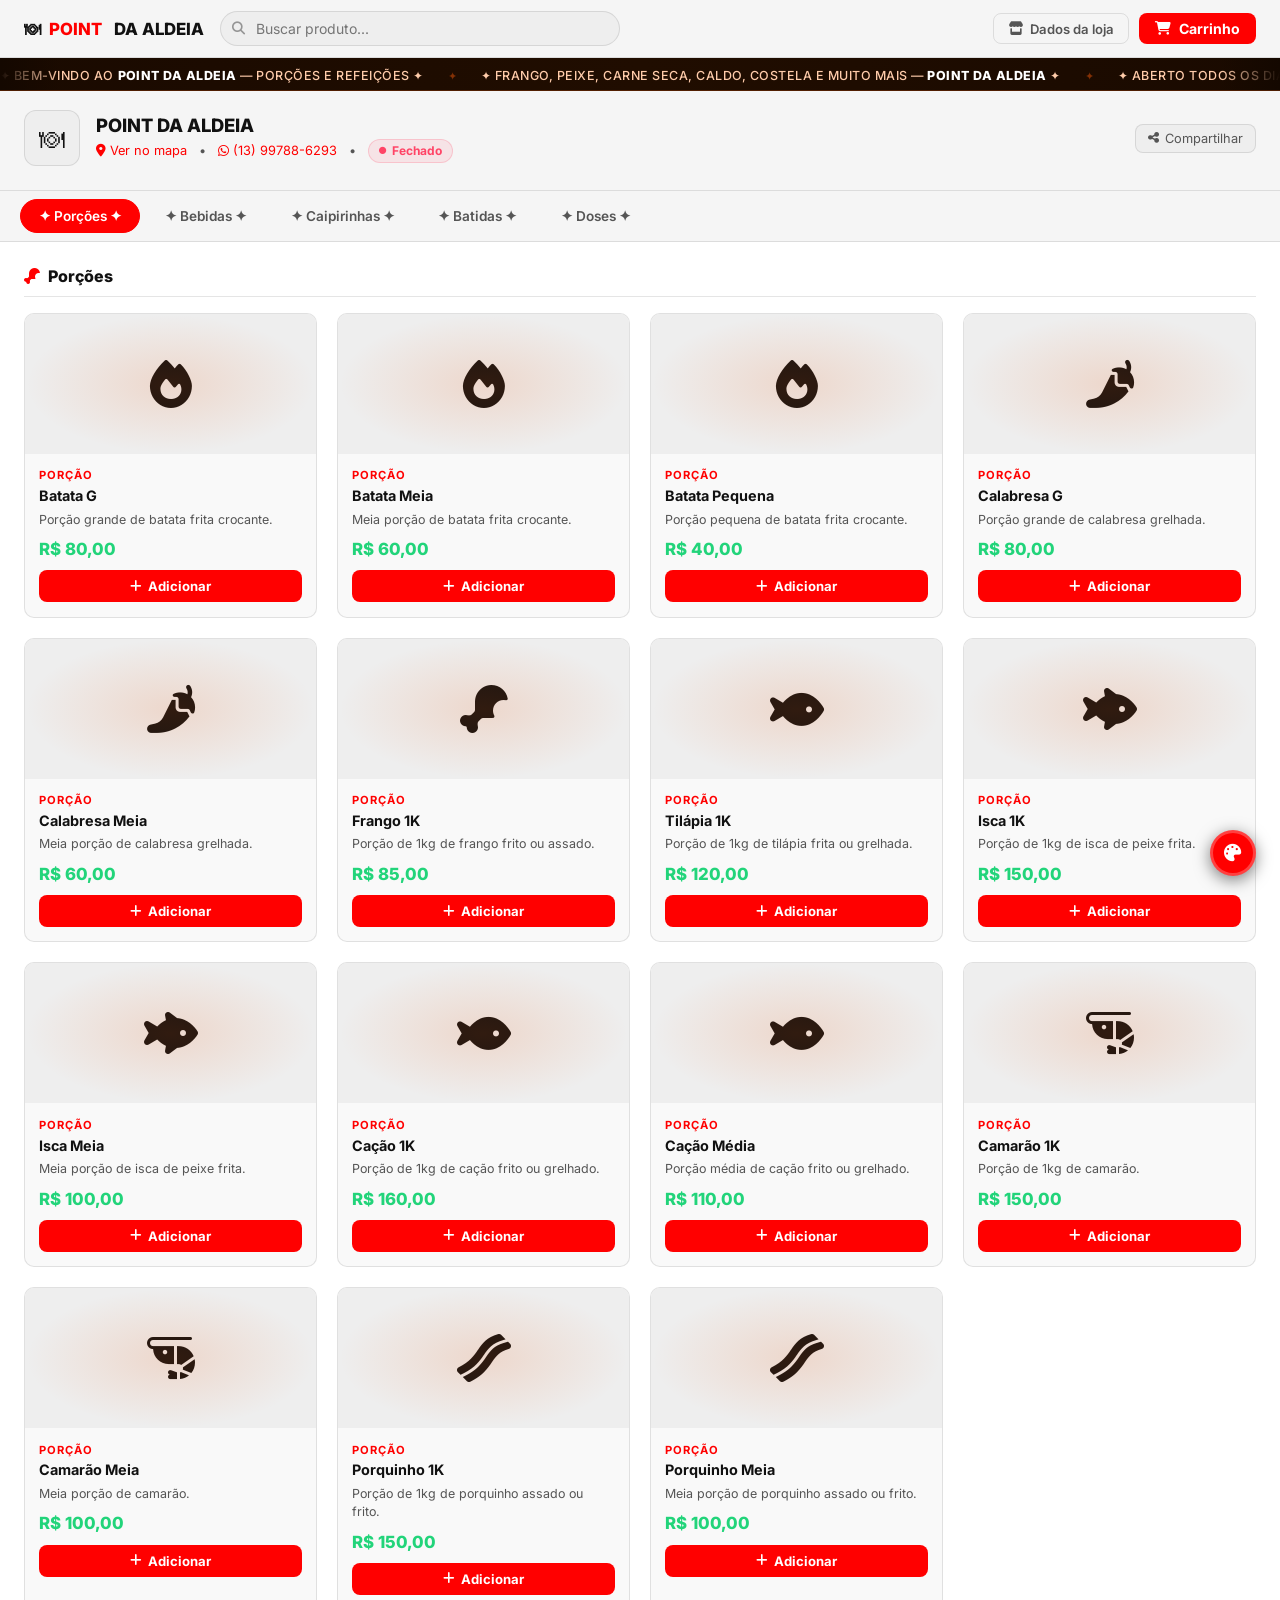
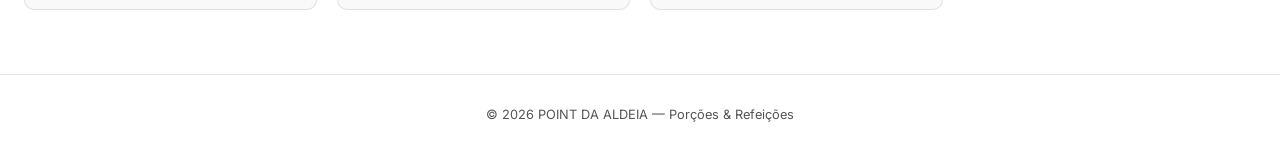
<file: index.html>
﻿<!DOCTYPE html>
<html lang="pt-BR">
<head>
<meta charset="UTF-8">
<meta name="viewport" content="width=device-width, initial-scale=1.0, maximum-scale=1.0">
<title>POINT DA ALDEIA</title>
<link href="https://fonts.googleapis.com/css2?family=Inter:wght@300;400;500;600;700;800&display=swap" rel="stylesheet">
<link rel="stylesheet" href="https://cdnjs.cloudflare.com/ajax/libs/font-awesome/6.5.0/css/all.min.css">
<link rel="stylesheet" href="tema.css">
<style>
/* ===================== LOJA (dark) ===================== */
:root{
  --bg:#ffffff;--bg2:#f5f5f5;--bg3:#eeeeee;--card:#f9f9f9;
  --border:rgba(0,0,0,.10);--primary:#ff0000;--primary-d:#cc0000;
  --text:#111111;--text2:#555555;--success:#22d47a;--danger:#ff4466;
  --radius:10px;--shadow:0 8px 32px rgba(0,0,0,.15);
}
*{margin:0;padding:0;box-sizing:border-box;}
html{scroll-behavior:smooth;}
body{font-family:'Inter',sans-serif;background:var(--bg);color:var(--text);min-height:100vh;display:flex;flex-direction:column;}
a{text-decoration:none;color:inherit;}
button{font-family:inherit;cursor:pointer;}

/* TOPBAR */
.topbar{background:var(--bg2);border-bottom:1px solid var(--border);height:58px;display:flex;align-items:center;gap:1rem;padding:0 1.5rem;position:sticky;top:0;z-index:100;}
.topbar-logo{font-size:1.05rem;font-weight:800;white-space:nowrap;flex-shrink:0;display:flex;align-items:center;gap:.5rem;}
.topbar-logo span{color:var(--primary);}
.topbar-search{flex:1;max-width:400px;position:relative;display:flex;align-items:center;}
.topbar-search i{position:absolute;left:.75rem;font-size:.82rem;pointer-events:none;opacity:.4;}
.topbar-search input{width:100%;background:var(--bg3);border:1px solid var(--border);color:var(--text);padding:.48rem .85rem .48rem 2.2rem;border-radius:20px;font-size:.875rem;font-family:inherit;outline:none;transition:border .2s;}
.topbar-search input:focus{border-color:var(--primary);}
.topbar-right{display:flex;align-items:center;gap:.6rem;margin-left:auto;flex-shrink:0;}
.btn-dados{background:transparent;border:1px solid var(--border);color:var(--text2);padding:.4rem .9rem;border-radius:8px;font-size:.82rem;font-weight:600;display:flex;align-items:center;gap:.4rem;transition:all .2s;}
.btn-dados:hover{border-color:var(--primary);color:var(--primary);}
/* BOTÃO CARRINHO NA TOPBAR */
.btn-cart-top{position:relative;background:var(--primary);color:#fff;border:none;padding:.42rem 1rem;border-radius:8px;font-size:.88rem;font-weight:700;display:flex;align-items:center;gap:.5rem;cursor:pointer;transition:background .2s;}
.btn-cart-top:hover{background:var(--primary-d);}
.btn-cart-top .ct-badge{background:#fff;color:var(--primary);font-size:.65rem;font-weight:800;border-radius:50%;width:18px;height:18px;display:inline-flex;align-items:center;justify-content:center;margin-left:2px;}
.btn-cart-top .ct-badge.hidden{display:none;}

/* TICKER */
.ticker-wrap{width:100%;overflow:hidden;background:linear-gradient(90deg,#1a0a00,#200d00,#1a0a00);border-bottom:1px solid rgba(232,86,10,.25);padding:.38rem 0;position:relative;}
.ticker-wrap::before,.ticker-wrap::after{content:'';position:absolute;top:0;width:60px;height:100%;z-index:2;}
.ticker-wrap::before{left:0;background:linear-gradient(to right,#140800,transparent);}
.ticker-wrap::after{right:0;background:linear-gradient(to left,#140800,transparent);}
.ticker-track{display:inline-flex;align-items:center;gap:1.5rem;white-space:nowrap;animation:ticker 35s linear infinite;}
.ticker-track:hover{animation-play-state:paused;}
.ticker-item{font-size:.78rem;font-weight:500;color:#ffccaa;letter-spacing:.04em;text-transform:uppercase;}
.ticker-item strong{color:#fff;font-weight:800;}
.ticker-sep{color:rgba(232,86,10,.5);font-size:.7rem;}
@keyframes ticker{0%{transform:translateX(0);}100%{transform:translateX(-50%);}}

/* STORE HEADER */
.store-header{background:var(--bg2);border-bottom:1px solid var(--border);padding:1.2rem 1.5rem .9rem;}
.store-header-top{display:flex;align-items:center;gap:1rem;margin-bottom:.6rem;}
.store-avatar{width:56px;height:56px;border-radius:12px;background:var(--bg3);border:1px solid var(--border);display:flex;align-items:center;justify-content:center;font-size:1.6rem;flex-shrink:0;}
.store-info h1{font-size:1.15rem;font-weight:800;margin-bottom:.2rem;}
.store-meta{display:flex;align-items:center;gap:.75rem;flex-wrap:wrap;font-size:.8rem;color:var(--text2);}
.store-meta a{color:var(--primary);}
.store-meta a:hover{text-decoration:underline;}
.status-pill{display:inline-flex;align-items:center;gap:.35rem;font-size:.75rem;font-weight:700;padding:.2rem .65rem;border-radius:50px;}
.status-pill.open{background:rgba(34,212,122,.12);color:var(--success);border:1px solid rgba(34,212,122,.25);}
.status-pill.closed{background:rgba(255,68,102,.1);color:var(--danger);border:1px solid rgba(255,68,102,.2);}
.btn-share{background:var(--bg3);border:1px solid var(--border);color:var(--text2);padding:.38rem .75rem;border-radius:8px;font-size:.8rem;display:flex;align-items:center;gap:.4rem;}
.btn-share:hover{border-color:var(--primary);color:var(--primary);}

/* CAT BAR */
.cat-bar-wrap{background:var(--bg2);border-bottom:1px solid var(--border);overflow-x:auto;scrollbar-width:none;position:sticky;top:58px;z-index:90;}
.cat-bar-wrap::-webkit-scrollbar{display:none;}
.cat-bar{display:flex;padding:.5rem 1.25rem;gap:.4rem;min-width:max-content;}
.cat-btn{background:transparent;border:1px solid transparent;color:var(--text2);padding:.5rem 1.1rem;border-radius:20px;font-size:.85rem;font-weight:600;white-space:nowrap;display:flex;align-items:center;gap:.4rem;transition:all .18s;}
.cat-btn:hover{background:var(--bg3);color:var(--text);}
.cat-btn.active{background:var(--primary);border-color:var(--primary);color:#fff;}

/* PRODUTOS */
.products-area{padding:1.5rem;flex:1;}
.cat-section{margin-bottom:2.5rem;}
.cat-section-title{font-size:1rem;font-weight:800;margin-bottom:1rem;padding-bottom:.6rem;border-bottom:1px solid var(--border);display:flex;align-items:center;gap:.5rem;}
.products-grid{display:grid;grid-template-columns:repeat(auto-fill,minmax(270px,1fr));gap:1.25rem;}
.product-card{background:var(--card);border:1px solid var(--border);border-radius:var(--radius);overflow:hidden;transition:transform .2s,box-shadow .2s,border-color .2s;cursor:pointer;}
.product-card:hover{transform:translateY(-4px);box-shadow:0 12px 40px rgba(0,0,0,.6);border-color:rgba(232,86,10,.4);}
.product-card.hidden{display:none;}
.card-img{width:100%;height:140px;background:var(--bg3);display:flex;align-items:center;justify-content:center;font-size:3rem;position:relative;overflow:hidden;}
.card-img .bg-gradient{position:absolute;inset:0;background:radial-gradient(ellipse at center,rgba(232,86,10,.15),transparent 70%);}
.card-body{padding:.9rem;}
.card-cat{font-size:.7rem;color:var(--primary);font-weight:700;text-transform:uppercase;letter-spacing:.08em;margin-bottom:.3rem;}
.card-body h3{font-size:.9rem;font-weight:700;line-height:1.3;margin-bottom:.3rem;}
.card-desc{font-size:.78rem;color:var(--text2);margin-bottom:.65rem;display:-webkit-box;-webkit-line-clamp:2;-webkit-box-orient:vertical;overflow:hidden;line-height:1.45;}
.card-price{font-size:1.05rem;font-weight:800;color:var(--success);margin-bottom:.7rem;}
.card-actions{display:flex;gap:.5rem;}
.btn-pedir{flex:1;background:var(--primary);color:#fff;border:none;padding:.5rem;border-radius:8px;font-weight:700;font-size:.82rem;display:flex;align-items:center;justify-content:center;gap:.35rem;transition:background .2s;cursor:pointer;}
.btn-pedir:hover{background:var(--primary-d);}
.empty-state{grid-column:1/-1;text-align:center;padding:4rem 2rem;color:var(--text2);}
.empty-state i{font-size:3rem;margin-bottom:1rem;display:block;opacity:.4;}
.footer{text-align:center;padding:2rem 1.5rem;color:var(--text2);font-size:.8rem;border-top:1px solid var(--border);margin-top:auto;}

/* MODAL PRODUTO (loja) */
.modal-overlay{display:none;position:fixed;inset:0;background:rgba(0,0,0,.8);z-index:400;align-items:center;justify-content:center;padding:1rem;backdrop-filter:blur(4px);}
.modal-overlay.open{display:flex;}
.loja-modal{background:var(--bg2);border:1px solid var(--border);border-radius:14px;width:100%;max-width:480px;max-height:90vh;overflow-y:auto;position:relative;box-shadow:var(--shadow);}
.loja-modal-img{width:100%;height:200px;background:var(--bg3);display:flex;align-items:center;justify-content:center;font-size:4rem;position:relative;}
.loja-modal-body{padding:1.5rem;}
.loja-modal-body h2{font-size:1.25rem;font-weight:800;margin-bottom:.5rem;}
.loja-modal-price{font-size:1.4rem;font-weight:800;color:var(--success);margin-bottom:.5rem;}
.loja-modal-cat{font-size:.75rem;color:var(--primary);font-weight:700;text-transform:uppercase;letter-spacing:.08em;margin-bottom:.75rem;}
.loja-modal-desc{font-size:.875rem;color:var(--text2);line-height:1.65;margin-bottom:1.5rem;}
.btn-close-loja-modal{position:absolute;top:.9rem;right:.9rem;background:var(--bg3);border:1px solid var(--border);color:var(--text2);width:30px;height:30px;border-radius:7px;display:flex;align-items:center;justify-content:center;font-size:.9rem;z-index:1;cursor:pointer;}
.loja-modal-actions{display:flex;gap:.75rem;}
.btn-add-modal{flex:1;background:var(--primary);color:#fff;border:none;padding:.75rem;border-radius:10px;font-size:.95rem;font-weight:800;cursor:pointer;}
.btn-add-modal:hover{background:var(--primary-d);}
.btn-close-modal-sec{background:var(--bg3);border:1px solid var(--border);color:var(--text2);padding:.75rem 1.2rem;border-radius:10px;font-size:.9rem;font-weight:700;cursor:pointer;}

/* TOAST */
.toast-wrap{position:fixed;bottom:1.5rem;left:50%;transform:translateX(-50%);z-index:9999;display:flex;flex-direction:column;gap:.4rem;align-items:center;pointer-events:none;}
.toast{background:var(--bg2);border:1px solid var(--border);padding:.65rem 1.1rem;border-radius:10px;font-size:.85rem;min-width:200px;text-align:center;box-shadow:var(--shadow);animation:fadeUp .3s ease;}
.toast.success{border-color:var(--success);color:var(--success);}
.toast.error{border-color:var(--danger);color:var(--danger);}
@keyframes fadeUp{from{opacity:0;transform:translateY(10px);}to{opacity:1;transform:translateY(0);}}

@media(max-width:600px){
  .topbar{padding:0 .75rem;gap:.5rem;}
  .topbar-logo{font-size:.88rem;}
  .btn-dados span{display:none;}
  .products-area{padding:.75rem;}
  .products-grid{grid-template-columns:repeat(auto-fill,minmax(155px,1fr));gap:.75rem;}
  .card-img{height:110px;font-size:2.2rem;}
  .store-header{padding:.9rem .75rem .75rem;}
}

/* ===================== DRAWER DO CARRINHO ===================== */
#drawer-bg{
  display:none;position:fixed;inset:0;background:rgba(0,0,0,.6);z-index:500;
  backdrop-filter:blur(2px);
}
#drawer-bg.open{display:block;}

#cart-drawer{
  position:fixed;top:0;right:-100%;bottom:0;
  width:100%;max-width:520px;
  background:#f2f2f2;
  z-index:501;
  display:flex;flex-direction:column;
  transition:right .3s cubic-bezier(.25,.8,.25,1);
  overflow:hidden;
  font-family:'Inter',sans-serif;
}
#cart-drawer.open{right:0;}

/* Variáveis do drawer (tema claro) */
#cart-drawer{
  --dr-red:var(--primary);--dr-red-d:var(--primary-d);--dr-bg:#f2f2f2;--dr-white:#fff;
  --dr-border:#e5e5e5;--dr-text:#1a1a1a;--dr-muted:#888;--dr-radius:10px;
  --dr-success:#22c55e;
}

/* Páginas do drawer */
.dr-page{display:none;flex-direction:column;height:100%;}
.dr-page.active{display:flex;}

/* Topbar do drawer */
.dr-topbar{
  display:flex;align-items:center;justify-content:space-between;
  padding:12px 16px;border-bottom:1px solid var(--dr-border);
  background:var(--dr-white);min-height:52px;flex-shrink:0;
}
.dr-back{width:32px;height:32px;display:flex;align-items:center;justify-content:center;color:var(--dr-red);font-size:1rem;cursor:pointer;border:none;background:none;}
.dr-title{font-size:.95rem;font-weight:700;color:var(--dr-text);flex:1;text-align:center;}
.dr-action{font-size:.82rem;font-weight:700;color:var(--dr-red);cursor:pointer;border:none;background:none;min-width:32px;text-align:right;}

/* Body rolável */
.dr-body{flex:1;overflow-y:auto;}

/* Bottom bar */
.dr-bottom{padding:12px 16px;border-top:1px solid var(--dr-border);background:var(--dr-white);flex-shrink:0;}
.dr-sub-row{display:flex;justify-content:space-between;font-size:.82rem;color:var(--dr-muted);margin-bottom:8px;}
.dr-sub-row strong{color:var(--dr-text);}
.dr-btn{width:100%;padding:14px;background:var(--dr-red);color:#fff;border:none;border-radius:var(--dr-radius);font-size:1rem;font-weight:700;cursor:pointer;transition:background .2s;font-family:'Inter',sans-serif;}
.dr-btn:hover{background:var(--dr-red-d);}
.dr-btn:disabled{background:#ccc;cursor:not-allowed;}


/* Itens do carrinho */
.cart-item{display:flex;align-items:flex-start;justify-content:space-between;padding:14px 16px;border-bottom:1px solid var(--dr-border);gap:10px;background:var(--dr-white);}
.ci-info h4{font-size:.9rem;font-weight:700;color:var(--dr-text);margin-bottom:3px;}
.ci-info .obs{font-size:.75rem;color:var(--dr-muted);margin-bottom:5px;}
.ci-info .price{font-size:.88rem;font-weight:700;color:var(--dr-text);}
.ci-right{display:flex;flex-direction:column;align-items:flex-end;gap:6px;}
.ci-alterar{font-size:.75rem;font-weight:700;color:var(--dr-red);cursor:pointer;border:none;background:none;}
.qty-ctrl{display:flex;align-items:center;gap:6px;border:1.5px solid var(--dr-border);border-radius:8px;overflow:hidden;}
.qty-ctrl button{width:30px;height:30px;display:flex;align-items:center;justify-content:center;color:var(--dr-red);cursor:pointer;border:none;background:none;font-size:.8rem;}
.qty-ctrl .qv{font-size:.88rem;font-weight:700;min-width:18px;text-align:center;color:var(--dr-text);}
.add-more{display:block;text-align:center;padding:14px 16px;color:var(--dr-red);font-size:.88rem;font-weight:700;cursor:pointer;border:none;background:none;width:100%;}

/* Produto detalhe */
.prod-img-dr{width:100%;height:200px;background:#f0ebe6;display:flex;align-items:center;justify-content:center;font-size:5rem;}
.prod-body-dr{padding:16px;}
.prod-body-dr h2{font-size:1.1rem;font-weight:800;color:var(--dr-text);margin-bottom:4px;}
.prod-price-dr{font-size:.9rem;color:var(--dr-muted);margin-bottom:14px;}
.prod-price-dr span{color:var(--dr-red);font-weight:700;}
.obs-label{font-size:.88rem;font-weight:700;color:var(--dr-text);margin-bottom:8px;}
.obs-input{width:100%;padding:12px;border:1.5px solid var(--dr-border);border-radius:8px;font-size:.88rem;color:var(--dr-text);resize:none;min-height:70px;outline:none;font-family:'Inter',sans-serif;}
.obs-input:focus{border-color:var(--dr-red);}
.add-bar{display:flex;align-items:center;justify-content:space-between;padding:12px 16px;border-top:1px solid var(--dr-border);background:var(--dr-white);flex-shrink:0;}
.add-bar .qty-ctrl button{width:34px;height:34px;}
.add-total-info{font-size:.75rem;color:var(--dr-muted);}
.add-total-info strong{display:block;font-size:.88rem;color:var(--dr-text);}
.btn-add-dr{padding:11px 24px;background:var(--dr-red);color:#fff;border-radius:10px;font-size:.9rem;font-weight:700;cursor:pointer;border:none;font-family:'Inter',sans-serif;}
.btn-add-dr:hover{background:var(--dr-red-d);}

/* Option cards */
.opt-card{display:flex;align-items:center;justify-content:space-between;padding:16px;border-bottom:1px solid var(--dr-border);cursor:pointer;background:var(--dr-white);transition:background .15s;}
.opt-card:hover{background:#fafafa;}
.opt-card.disabled{opacity:.4;pointer-events:none;}
.opt-left{display:flex;align-items:center;gap:12px;}
.opt-icon{width:40px;height:40px;border-radius:50%;display:flex;align-items:center;justify-content:center;font-size:1.1rem;flex-shrink:0;}
.opt-icon.red{background:#fde8df;color:var(--dr-red);}
.opt-icon.gray{background:#f0f0f0;color:#999;}
.opt-icon.green{background:#e6f9ef;color:#22c55e;}
.opt-icon.blue{background:#e8f0fe;color:#4285f4;}
.opt-icon.pix{background:#e6f9f5;color:#32bcad;}
.opt-text h4{font-size:.9rem;font-weight:700;color:var(--dr-text);margin-bottom:2px;}
.opt-text p{font-size:.78rem;color:var(--dr-muted);}
.opt-chevron{color:var(--dr-muted);font-size:.8rem;}

/* Forms */
.form-sec{padding:16px;}
.fg{margin-bottom:14px;}
.fg label{display:block;font-size:.78rem;font-weight:600;color:var(--dr-muted);margin-bottom:5px;}
.fg label .req{color:var(--dr-red);}
.fg input,.fg select{width:100%;padding:11px 12px;border:1.5px solid var(--dr-border);border-radius:8px;font-size:.9rem;color:var(--dr-text);background:var(--dr-white);outline:none;transition:border .2s;font-family:'Inter',sans-serif;}
.fg input:focus,.fg select:focus{border-color:var(--dr-red);}
.fg-row{display:grid;grid-template-columns:1fr 1fr;gap:10px;}
.fg-row3{display:grid;grid-template-columns:1fr 1fr 1fr;gap:10px;}
.phone-row{display:flex;gap:6px;}
.phone-flag{display:flex;align-items:center;gap:4px;padding:11px 10px;border:1.5px solid var(--dr-border);border-radius:8px;font-size:.85rem;font-weight:600;flex-shrink:0;color:var(--dr-text);}

/* Revisar */
.rev-sec{border-bottom:1px solid var(--dr-border);padding:14px 16px;background:var(--dr-white);}
.rev-hdr{display:flex;align-items:center;justify-content:space-between;margin-bottom:8px;}
.rev-hdr h3{font-size:.88rem;font-weight:700;color:var(--dr-text);display:flex;align-items:center;gap:8px;}
.rev-hdr .alt{font-size:.78rem;font-weight:700;color:var(--dr-red);cursor:pointer;border:none;background:none;}
.rev-info{font-size:.83rem;color:var(--dr-muted);line-height:1.6;}
.rev-info strong{color:var(--dr-text);}
.tot-sec{padding:14px 16px;}
.tot-row{display:flex;justify-content:space-between;font-size:.88rem;margin-bottom:5px;color:var(--dr-muted);}
.tot-row.final{font-size:1rem;font-weight:800;color:var(--dr-text);margin-top:8px;padding-top:8px;border-top:1px solid var(--dr-border);}
.cupom-sec{padding:10px 16px;border-top:1px solid var(--dr-border);}
.cupom-tog{display:flex;align-items:center;justify-content:space-between;cursor:pointer;font-size:.85rem;font-weight:600;color:var(--dr-text);border:none;background:none;width:100%;}

/* Confirmação */
.conf-body{padding:18px 16px;}
.conf-hdr{display:flex;align-items:flex-start;justify-content:space-between;margin-bottom:4px;}
.conf-hdr h2{font-size:1rem;font-weight:800;color:var(--dr-text);}
.conf-badge{font-size:.75rem;font-weight:700;padding:4px 12px;border-radius:50px;background:#fff8e1;color:#f59e0b;border:1px solid #fde68a;}
.conf-date{font-size:.8rem;color:var(--dr-muted);margin-bottom:14px;}
.btn-wa-full{width:100%;padding:14px;background:#25D366;color:#fff;border:none;border-radius:var(--dr-radius);font-size:1rem;font-weight:700;display:flex;align-items:center;justify-content:center;gap:8px;margin-bottom:14px;cursor:pointer;font-family:'Inter',sans-serif;}
.btn-wa-full:hover{background:#1ebe5d;}
.conf-items{border:1px solid var(--dr-border);border-radius:var(--dr-radius);overflow:hidden;margin-bottom:12px;}
.conf-item{display:flex;justify-content:space-between;padding:10px 14px;font-size:.88rem;border-bottom:1px solid var(--dr-border);background:var(--dr-white);}
.conf-item:last-child{border-bottom:none;}
.conf-item .nm{font-weight:600;color:var(--dr-text);}
.conf-item .vl{font-weight:700;color:var(--dr-text);}
.conf-totals{border:1px solid var(--dr-border);border-radius:var(--dr-radius);overflow:hidden;margin-bottom:12px;}
.conf-tot-row{display:flex;justify-content:space-between;padding:10px 14px;font-size:.88rem;border-bottom:1px solid var(--dr-border);color:var(--dr-muted);background:var(--dr-white);}
.conf-tot-row:last-child{border-bottom:none;font-weight:800;color:var(--dr-text);font-size:.95rem;}
.conf-info{border:1px solid var(--dr-border);border-radius:var(--dr-radius);padding:12px 14px;font-size:.85rem;margin-bottom:10px;background:var(--dr-white);}
.conf-info h4{font-size:.75rem;font-weight:700;color:var(--dr-muted);margin-bottom:5px;text-transform:uppercase;letter-spacing:.04em;}
.conf-info p{color:var(--dr-muted);line-height:1.6;}
.conf-info strong{color:var(--dr-red);}
.btn-voltar-loja{width:100%;padding:12px;background:#f0f0f0;color:var(--dr-text);border:none;border-radius:var(--dr-radius);font-size:.9rem;font-weight:700;cursor:pointer;font-family:'Inter',sans-serif;}

/* Modal troco */
.troco-bg{display:none;position:fixed;inset:0;background:rgba(0,0,0,.5);z-index:600;align-items:flex-end;justify-content:center;}
.troco-bg.open{display:flex;}
.troco-box{background:#fff;border-radius:16px 16px 0 0;padding:24px 20px 32px;width:100%;max-width:520px;}
.troco-box h3{font-size:1rem;font-weight:800;color:#1a1a1a;margin-bottom:6px;}
.troco-box p{font-size:.85rem;color:#888;margin-bottom:12px;}
.troco-box input{width:100%;padding:12px;border:1.5px solid #e5e5e5;border-radius:8px;font-size:1rem;outline:none;margin-bottom:12px;font-family:'Inter',sans-serif;}
.troco-box input:focus{border-color:var(--primary);}
.btn-troco-ok{width:100%;padding:14px;background:var(--primary);color:#fff;border:none;border-radius:10px;font-size:.95rem;font-weight:700;cursor:pointer;margin-bottom:8px;font-family:'Inter',sans-serif;}
.btn-troco-cancel{width:100%;padding:12px;background:#f0f0f0;color:#1a1a1a;border:none;border-radius:10px;font-size:.9rem;font-weight:600;cursor:pointer;font-family:'Inter',sans-serif;}

/* Carrinho vazio */
.cart-empty{display:flex;flex-direction:column;align-items:center;justify-content:center;padding:60px 20px;color:var(--dr-muted);text-align:center;}
.cart-empty i{font-size:2.5rem;margin-bottom:12px;opacity:.3;}
.cart-empty p{margin-bottom:16px;font-size:.9rem;}
.cart-empty button{background:none;border:none;color:var(--dr-red);font-size:.9rem;font-weight:700;cursor:pointer;}

@media(min-width:600px){
  .troco-bg{align-items:center;}
  .troco-box{border-radius:16px;}
}
</style>
</head>
<body>

<!-- ======= TOPBAR ======= -->
<header class="topbar">
  <div class="topbar-logo">&#127869; <span>POINT</span>&nbsp;DA ALDEIA</div>
  <div class="topbar-search">
    <i class="fas fa-search"></i>
    <input type="text" id="searchInput" placeholder="Buscar produto...">
  </div>
  <div class="topbar-right">
    <a href="loja.html" class="btn-dados">
      <i class="fas fa-store"></i> <span>Dados da loja</span>
    </a>
    <button class="btn-cart-top" onclick="drawerAbrir('dr-carrinho')" id="btnCartTop">
      <i class="fas fa-shopping-cart"></i> Carrinho
      <span class="ct-badge hidden" id="ctBadge">0</span>
    </button>
  </div>
</header>

<!-- TICKER -->
<div class="ticker-wrap">
  <div class="ticker-track">
    <span class="ticker-item">&#10022; Bem-vindo ao <strong>POINT DA ALDEIA</strong> &mdash; Por&ccedil;&otilde;es e Refei&ccedil;&otilde;es &#10022;</span>
    <span class="ticker-sep">&#10022;</span>
    <span class="ticker-item">&#10022; Frango, peixe, carne seca, caldo, costela e muito mais &mdash; <strong>POINT DA ALDEIA</strong> &#10022;</span>
    <span class="ticker-sep">&#10022;</span>
    <span class="ticker-item">&#10022; Aberto todos os dias das <strong>11h &agrave;s 20h</strong> &#10022;</span>
    <span class="ticker-sep">&#10022;</span>
    <span class="ticker-item">&#10022; Bem-vindo ao <strong>POINT DA ALDEIA</strong> &mdash; Por&ccedil;&otilde;es e Refei&ccedil;&otilde;es &#10022;</span>
    <span class="ticker-sep">&#10022;</span>
    <span class="ticker-item">&#10022; Frango, peixe, carne seca, caldo, costela e muito mais &mdash; <strong>POINT DA ALDEIA</strong> &#10022;</span>
    <span class="ticker-sep">&#10022;</span>
    <span class="ticker-item">&#10022; Aberto todos os dias das <strong>11h &agrave;s 20h</strong> &#10022;</span>
    <span class="ticker-sep">&#10022;</span>
  </div>
</div>

<!-- STORE HEADER -->
<div class="store-header">
  <div class="store-header-top">
    <div class="store-avatar">&#127869;</div>
    <div class="store-info">
      <h1>POINT DA ALDEIA</h1>
      <div class="store-meta">
        <a href="https://maps.app.goo.gl/3Fhbeh4ubEvN22kW8" target="_blank"><i class="fas fa-map-marker-alt"></i> Ver no mapa</a>
        <span>&bull;</span>
        <a href="https://wa.me/5513997886293" target="_blank"><i class="fab fa-whatsapp"></i> (13) 99788-6293</a>
        <span>&bull;</span>
        <span id="statusBadge" class="status-pill"></span>
      </div>
    </div>
    <div style="margin-left:auto;">
      <button class="btn-share" onclick="compartilhar()"><i class="fas fa-share-alt"></i> Compartilhar</button>
    </div>
  </div>
</div>

<!-- CAT BAR -->
<div class="cat-bar-wrap">
  <div class="cat-bar" id="catBar">
    <button class="cat-btn active" data-cat="porcoes">✦ Por&ccedil;&otilde;es ✦</button>
    <button class="cat-btn" data-cat="bebidas">✦ Bebidas ✦</button>
    <button class="cat-btn" data-cat="caipirinhas">✦ Caipirinhas ✦</button>
    <button class="cat-btn" data-cat="batidas">✦ Batidas ✦</button>
    <button class="cat-btn" data-cat="doses">✦ Doses ✦</button>
  </div>
</div>

<!-- PRODUTOS -->
<main class="products-area" id="productsArea">

  <!-- ===== PORÇÕES ===== -->
  <section class="cat-section" id="sec-porcoes">
    <h2 class="cat-section-title"><i class="fas fa-drumstick-bite" style="color:var(--primary)"></i> Por&ccedil;&otilde;es</h2>
    <div class="products-grid">

      <!-- Batata G -->
      <div class="product-card" data-name="batata frita grande porcao" onclick="abrirProdutoDrawer('Batata G',80,'🍟','Porção','Porção grande de batata frita crocante.')">
        <div class="card-img"><div class="bg-gradient"></div><i class="fas fa-fire"></i></div>
        <div class="card-body"><div class="card-cat">Por&ccedil;&atilde;o</div><h3>Batata G</h3><p class="card-desc">Por&ccedil;&atilde;o grande de batata frita crocante.</p><div class="card-price">R$ 80,00</div>
          <div class="card-actions"><button class="btn-pedir" onclick="event.stopPropagation();abrirProdutoDrawer('Batata G',80,'🍟','Porção','Porção grande de batata frita crocante.')"><i class="fas fa-plus"></i> Adicionar</button></div></div></div>

      <!-- Batata Meia -->
      <div class="product-card" data-name="batata frita meia porcao" onclick="abrirProdutoDrawer('Batata Meia',60,'🍟','Porção','Meia porção de batata frita crocante.')">
        <div class="card-img"><div class="bg-gradient"></div><i class="fas fa-fire"></i></div>
        <div class="card-body"><div class="card-cat">Por&ccedil;&atilde;o</div><h3>Batata Meia</h3><p class="card-desc">Meia por&ccedil;&atilde;o de batata frita crocante.</p><div class="card-price">R$ 60,00</div>
          <div class="card-actions"><button class="btn-pedir" onclick="event.stopPropagation();abrirProdutoDrawer('Batata Meia',60,'🍟','Porção','Meia porção de batata frita crocante.')"><i class="fas fa-plus"></i> Adicionar</button></div></div></div>

      <!-- Batata Pequena -->
      <div class="product-card" data-name="batata frita pequena porcao" onclick="abrirProdutoDrawer('Batata Pequena',40,'🍟','Porção','Porção pequena de batata frita crocante.')">
        <div class="card-img"><div class="bg-gradient"></div><i class="fas fa-fire"></i></div>
        <div class="card-body"><div class="card-cat">Por&ccedil;&atilde;o</div><h3>Batata Pequena</h3><p class="card-desc">Por&ccedil;&atilde;o pequena de batata frita crocante.</p><div class="card-price">R$ 40,00</div>
          <div class="card-actions"><button class="btn-pedir" onclick="event.stopPropagation();abrirProdutoDrawer('Batata Pequena',40,'🍟','Porção','Porção pequena de batata frita crocante.')"><i class="fas fa-plus"></i> Adicionar</button></div></div></div>

      <!-- Calabresa G -->
      <div class="product-card" data-name="calabresa linguica grande porcao" onclick="abrirProdutoDrawer('Calabresa G',80,'🌶️','Porção','Porção grande de calabresa grelhada.')">
        <div class="card-img"><div class="bg-gradient"></div><i class="fas fa-pepper-hot"></i></div>
        <div class="card-body"><div class="card-cat">Por&ccedil;&atilde;o</div><h3>Calabresa G</h3><p class="card-desc">Por&ccedil;&atilde;o grande de calabresa grelhada.</p><div class="card-price">R$ 80,00</div>
          <div class="card-actions"><button class="btn-pedir" onclick="event.stopPropagation();abrirProdutoDrawer('Calabresa G',80,'🌶️','Porção','Porção grande de calabresa grelhada.')"><i class="fas fa-plus"></i> Adicionar</button></div></div></div>

      <!-- Calabresa Meia -->
      <div class="product-card" data-name="calabresa linguica meia porcao" onclick="abrirProdutoDrawer('Calabresa Meia',60,'🌶️','Porção','Meia porção de calabresa grelhada.')">
        <div class="card-img"><div class="bg-gradient"></div><i class="fas fa-pepper-hot"></i></div>
        <div class="card-body"><div class="card-cat">Por&ccedil;&atilde;o</div><h3>Calabresa Meia</h3><p class="card-desc">Meia por&ccedil;&atilde;o de calabresa grelhada.</p><div class="card-price">R$ 60,00</div>
          <div class="card-actions"><button class="btn-pedir" onclick="event.stopPropagation();abrirProdutoDrawer('Calabresa Meia',60,'🌶️','Porção','Meia porção de calabresa grelhada.')"><i class="fas fa-plus"></i> Adicionar</button></div></div></div>

      <!-- Frango 1K -->
      <div class="product-card" data-name="frango 1kg porcao" onclick="abrirProdutoDrawer('Frango 1K',85,'🍗','Porção','Porção de 1kg de frango frito ou assado.')">
        <div class="card-img"><div class="bg-gradient"></div><i class="fas fa-drumstick-bite"></i></div>
        <div class="card-body"><div class="card-cat">Por&ccedil;&atilde;o</div><h3>Frango 1K</h3><p class="card-desc">Por&ccedil;&atilde;o de 1kg de frango frito ou assado.</p><div class="card-price">R$ 85,00</div>
          <div class="card-actions"><button class="btn-pedir" onclick="event.stopPropagation();abrirProdutoDrawer('Frango 1K',85,'🍗','Porção','Porção de 1kg de frango frito ou assado.')"><i class="fas fa-plus"></i> Adicionar</button></div></div></div>

      <!-- Tilápia 1K -->
      <div class="product-card" data-name="tilapia peixe 1kg porcao" onclick="abrirProdutoDrawer('Tilápia 1K',120,'🐟','Porção','Porção de 1kg de tilápia frita ou grelhada.')">
        <div class="card-img"><div class="bg-gradient"></div><i class="fas fa-fish"></i></div>
        <div class="card-body"><div class="card-cat">Por&ccedil;&atilde;o</div><h3>Til&aacute;pia 1K</h3><p class="card-desc">Por&ccedil;&atilde;o de 1kg de til&aacute;pia frita ou grelhada.</p><div class="card-price">R$ 120,00</div>
          <div class="card-actions"><button class="btn-pedir" onclick="event.stopPropagation();abrirProdutoDrawer('Tilápia 1K',120,'🐟','Porção','Porção de 1kg de tilápia frita ou grelhada.')"><i class="fas fa-plus"></i> Adicionar</button></div></div></div>

      <!-- Isca 1K -->
      <div class="product-card" data-name="isca peixe 1kg porcao" onclick="abrirProdutoDrawer('Isca 1K',150,'🐠','Porção','Porção de 1kg de isca de peixe frita.')">
        <div class="card-img"><div class="bg-gradient"></div><i class="fas fa-fish-fins"></i></div>
        <div class="card-body"><div class="card-cat">Por&ccedil;&atilde;o</div><h3>Isca 1K</h3><p class="card-desc">Por&ccedil;&atilde;o de 1kg de isca de peixe frita.</p><div class="card-price">R$ 150,00</div>
          <div class="card-actions"><button class="btn-pedir" onclick="event.stopPropagation();abrirProdutoDrawer('Isca 1K',150,'🐠','Porção','Porção de 1kg de isca de peixe frita.')"><i class="fas fa-plus"></i> Adicionar</button></div></div></div>

      <!-- Isca Meia -->
      <div class="product-card" data-name="isca peixe meia porcao" onclick="abrirProdutoDrawer('Isca Meia',100,'🐠','Porção','Meia porção de isca de peixe frita.')">
        <div class="card-img"><div class="bg-gradient"></div><i class="fas fa-fish-fins"></i></div>
        <div class="card-body"><div class="card-cat">Por&ccedil;&atilde;o</div><h3>Isca Meia</h3><p class="card-desc">Meia por&ccedil;&atilde;o de isca de peixe frita.</p><div class="card-price">R$ 100,00</div>
          <div class="card-actions"><button class="btn-pedir" onclick="event.stopPropagation();abrirProdutoDrawer('Isca Meia',100,'🐠','Porção','Meia porção de isca de peixe frita.')"><i class="fas fa-plus"></i> Adicionar</button></div></div></div>

      <!-- Cação 1K -->
      <div class="product-card" data-name="cacao tubarao peixe 1kg porcao" onclick="abrirProdutoDrawer('Cação 1K',160,'🦈','Porção','Porção de 1kg de cação frito ou grelhado.')">
        <div class="card-img"><div class="bg-gradient"></div><i class="fas fa-fish"></i></div>
        <div class="card-body"><div class="card-cat">Por&ccedil;&atilde;o</div><h3>Ca&ccedil;&atilde;o 1K</h3><p class="card-desc">Por&ccedil;&atilde;o de 1kg de ca&ccedil;&atilde;o frito ou grelhado.</p><div class="card-price">R$ 160,00</div>
          <div class="card-actions"><button class="btn-pedir" onclick="event.stopPropagation();abrirProdutoDrawer('Cação 1K',160,'🦈','Porção','Porção de 1kg de cação frito ou grelhado.')"><i class="fas fa-plus"></i> Adicionar</button></div></div></div>

      <!-- Cação Média -->
      <div class="product-card" data-name="cacao tubarao peixe media porcao" onclick="abrirProdutoDrawer('Cação Média',110,'🦈','Porção','Porção média de cação frito ou grelhado.')">
        <div class="card-img"><div class="bg-gradient"></div><i class="fas fa-fish"></i></div>
        <div class="card-body"><div class="card-cat">Por&ccedil;&atilde;o</div><h3>Ca&ccedil;&atilde;o M&eacute;dia</h3><p class="card-desc">Por&ccedil;&atilde;o m&eacute;dia de ca&ccedil;&atilde;o frito ou grelhado.</p><div class="card-price">R$ 110,00</div>
          <div class="card-actions"><button class="btn-pedir" onclick="event.stopPropagation();abrirProdutoDrawer('Cação Média',110,'🦈','Porção','Porção média de cação frito ou grelhado.')"><i class="fas fa-plus"></i> Adicionar</button></div></div></div>

      <!-- Camarão 1K -->
      <div class="product-card" data-name="camarao frutos mar 1kg porcao" onclick="abrirProdutoDrawer('Camarão 1K',150,'🦐','Porção','Porção de 1kg de camarão.')">
        <div class="card-img"><div class="bg-gradient"></div><i class="fas fa-shrimp"></i></div>
        <div class="card-body"><div class="card-cat">Por&ccedil;&atilde;o</div><h3>Camar&atilde;o 1K</h3><p class="card-desc">Por&ccedil;&atilde;o de 1kg de camar&atilde;o.</p><div class="card-price">R$ 150,00</div>
          <div class="card-actions"><button class="btn-pedir" onclick="event.stopPropagation();abrirProdutoDrawer('Camarão 1K',150,'🦐','Porção','Porção de 1kg de camarão.')"><i class="fas fa-plus"></i> Adicionar</button></div></div></div>

      <!-- Camarão Meia -->
      <div class="product-card" data-name="camarao frutos mar meia porcao" onclick="abrirProdutoDrawer('Camarão Meia',100,'🦐','Porção','Meia porção de camarão.')">
        <div class="card-img"><div class="bg-gradient"></div><i class="fas fa-shrimp"></i></div>
        <div class="card-body"><div class="card-cat">Por&ccedil;&atilde;o</div><h3>Camar&atilde;o Meia</h3><p class="card-desc">Meia por&ccedil;&atilde;o de camar&atilde;o.</p><div class="card-price">R$ 100,00</div>
          <div class="card-actions"><button class="btn-pedir" onclick="event.stopPropagation();abrirProdutoDrawer('Camarão Meia',100,'🦐','Porção','Meia porção de camarão.')"><i class="fas fa-plus"></i> Adicionar</button></div></div></div>

      <!-- Porquinho 1K -->
      <div class="product-card" data-name="porquinho costelinha suino 1kg porcao" onclick="abrirProdutoDrawer('Porquinho 1K',150,'🐷','Porção','Porção de 1kg de porquinho assado ou frito.')">
        <div class="card-img"><div class="bg-gradient"></div><i class="fas fa-bacon"></i></div>
        <div class="card-body"><div class="card-cat">Por&ccedil;&atilde;o</div><h3>Porquinho 1K</h3><p class="card-desc">Por&ccedil;&atilde;o de 1kg de porquinho assado ou frito.</p><div class="card-price">R$ 150,00</div>
          <div class="card-actions"><button class="btn-pedir" onclick="event.stopPropagation();abrirProdutoDrawer('Porquinho 1K',150,'🐷','Porção','Porção de 1kg de porquinho assado ou frito.')"><i class="fas fa-plus"></i> Adicionar</button></div></div></div>

      <!-- Porquinho Meia -->
      <div class="product-card" data-name="porquinho costelinha suino meia porcao" onclick="abrirProdutoDrawer('Porquinho Meia',100,'🐷','Porção','Meia porção de porquinho assado ou frito.')">
        <div class="card-img"><div class="bg-gradient"></div><i class="fas fa-bacon"></i></div>
        <div class="card-body"><div class="card-cat">Por&ccedil;&atilde;o</div><h3>Porquinho Meia</h3><p class="card-desc">Meia por&ccedil;&atilde;o de porquinho assado ou frito.</p><div class="card-price">R$ 100,00</div>
          <div class="card-actions"><button class="btn-pedir" onclick="event.stopPropagation();abrirProdutoDrawer('Porquinho Meia',100,'🐷','Porção','Meia porção de porquinho assado ou frito.')"><i class="fas fa-plus"></i> Adicionar</button></div></div></div>

    </div>
  </section>

  <!-- ===== BEBIDAS ===== -->
  <section class="cat-section" id="sec-bebidas">
    <h2 class="cat-section-title"><i class="fas fa-beer-mug-empty" style="color:var(--primary)"></i> Bebidas</h2>
    <div class="products-grid">

      <div class="product-card" data-name="agua mineral pequena" onclick="abrirProdutoDrawer('Água P',4,'💧','Bebida','Água mineral pequena gelada.')">
        <div class="card-img"><div class="bg-gradient"></div><i class="fas fa-droplet"></i></div>
        <div class="card-body"><div class="card-cat">Bebida</div><h3>&Aacute;gua P</h3><p class="card-desc">&Aacute;gua mineral pequena gelada.</p><div class="card-price">R$ 4,00</div>
          <div class="card-actions"><button class="btn-pedir" onclick="event.stopPropagation();abrirProdutoDrawer('Água P',4,'💧','Bebida','Água mineral pequena gelada.')"><i class="fas fa-plus"></i> Adicionar</button></div></div></div>

      <div class="product-card" data-name="agua mineral grande" onclick="abrirProdutoDrawer('Água G',7,'💧','Bebida','Água mineral grande gelada.')">
        <div class="card-img"><div class="bg-gradient"></div><i class="fas fa-droplet"></i></div>
        <div class="card-body"><div class="card-cat">Bebida</div><h3>&Aacute;gua G</h3><p class="card-desc">&Aacute;gua mineral grande gelada.</p><div class="card-price">R$ 7,00</div>
          <div class="card-actions"><button class="btn-pedir" onclick="event.stopPropagation();abrirProdutoDrawer('Água G',7,'💧','Bebida','Água mineral grande gelada.')"><i class="fas fa-plus"></i> Adicionar</button></div></div></div>

      <div class="product-card" data-name="skol cerveja lata gelada" onclick="abrirProdutoDrawer('Skol',5,'🍺','Cerveja','Skol lata 350ml bem gelada.')">
        <div class="card-img"><div class="bg-gradient"></div><i class="fas fa-beer-mug-empty"></i></div>
        <div class="card-body"><div class="card-cat">Cerveja</div><h3>Skol</h3><p class="card-desc">Skol lata 350ml bem gelada.</p><div class="card-price">R$ 5,00</div>
          <div class="card-actions"><button class="btn-pedir" onclick="event.stopPropagation();abrirProdutoDrawer('Skol',5,'🍺','Cerveja','Skol lata 350ml bem gelada.')"><i class="fas fa-plus"></i> Adicionar</button></div></div></div>

      <div class="product-card" data-name="itaipava cerveja lata gelada" onclick="abrirProdutoDrawer('Itaipava',4,'🍺','Cerveja','Itaipava lata 350ml bem gelada.')">
        <div class="card-img"><div class="bg-gradient"></div><i class="fas fa-beer-mug-empty"></i></div>
        <div class="card-body"><div class="card-cat">Cerveja</div><h3>Itaipava</h3><p class="card-desc">Itaipava lata 350ml bem gelada.</p><div class="card-price">R$ 4,00</div>
          <div class="card-actions"><button class="btn-pedir" onclick="event.stopPropagation();abrirProdutoDrawer('Itaipava',4,'🍺','Cerveja','Itaipava lata 350ml bem gelada.')"><i class="fas fa-plus"></i> Adicionar</button></div></div></div>

      <div class="product-card" data-name="amstel cerveja lata gelada" onclick="abrirProdutoDrawer('Amstel',6,'🍺','Cerveja','Amstel lata 350ml bem gelada.')">
        <div class="card-img"><div class="bg-gradient"></div><i class="fas fa-beer-mug-empty"></i></div>
        <div class="card-body"><div class="card-cat">Cerveja</div><h3>Amstel</h3><p class="card-desc">Amstel lata 350ml bem gelada.</p><div class="card-price">R$ 6,00</div>
          <div class="card-actions"><button class="btn-pedir" onclick="event.stopPropagation();abrirProdutoDrawer('Amstel',6,'🍺','Cerveja','Amstel lata 350ml bem gelada.')"><i class="fas fa-plus"></i> Adicionar</button></div></div></div>

      <div class="product-card" data-name="imperio cerveja lata gelada" onclick="abrirProdutoDrawer('Império',5,'🍺','Cerveja','Império lata 350ml bem gelada.')">
        <div class="card-img"><div class="bg-gradient"></div><i class="fas fa-beer-mug-empty"></i></div>
        <div class="card-body"><div class="card-cat">Cerveja</div><h3>Imp&eacute;rio</h3><p class="card-desc">Imp&eacute;rio lata 350ml bem gelada.</p><div class="card-price">R$ 5,00</div>
          <div class="card-actions"><button class="btn-pedir" onclick="event.stopPropagation();abrirProdutoDrawer('Império',5,'🍺','Cerveja','Império lata 350ml bem gelada.')"><i class="fas fa-plus"></i> Adicionar</button></div></div></div>

      <div class="product-card" data-name="budweiser cerveja lata gelada" onclick="abrirProdutoDrawer('Budweiser',6,'🍺','Cerveja','Budweiser lata 350ml bem gelada.')">
        <div class="card-img"><div class="bg-gradient"></div><i class="fas fa-beer-mug-empty"></i></div>
        <div class="card-body"><div class="card-cat">Cerveja</div><h3>Budweiser</h3><p class="card-desc">Budweiser lata 350ml bem gelada.</p><div class="card-price">R$ 6,00</div>
          <div class="card-actions"><button class="btn-pedir" onclick="event.stopPropagation();abrirProdutoDrawer('Budweiser',6,'🍺','Cerveja','Budweiser lata 350ml bem gelada.')"><i class="fas fa-plus"></i> Adicionar</button></div></div></div>

      <div class="product-card" data-name="heineken cerveja lata gelada" onclick="abrirProdutoDrawer('Heineken',7,'🍺','Cerveja','Heineken lata 350ml bem gelada.')">
        <div class="card-img"><div class="bg-gradient"></div><i class="fas fa-beer-mug-empty"></i></div>
        <div class="card-body"><div class="card-cat">Cerveja</div><h3>Heineken</h3><p class="card-desc">Heineken lata 350ml bem gelada.</p><div class="card-price">R$ 7,00</div>
          <div class="card-actions"><button class="btn-pedir" onclick="event.stopPropagation();abrirProdutoDrawer('Heineken',7,'🍺','Cerveja','Heineken lata 350ml bem gelada.')"><i class="fas fa-plus"></i> Adicionar</button></div></div></div>

      <div class="product-card" data-name="original cerveja lata gelada" onclick="abrirProdutoDrawer('Original',6,'🍺','Cerveja','Original lata 350ml bem gelada.')">
        <div class="card-img"><div class="bg-gradient"></div><i class="fas fa-beer-mug-empty"></i></div>
        <div class="card-body"><div class="card-cat">Cerveja</div><h3>Original</h3><p class="card-desc">Original lata 350ml bem gelada.</p><div class="card-price">R$ 6,00</div>
          <div class="card-actions"><button class="btn-pedir" onclick="event.stopPropagation();abrirProdutoDrawer('Original',6,'🍺','Cerveja','Original lata 350ml bem gelada.')"><i class="fas fa-plus"></i> Adicionar</button></div></div></div>

      <div class="product-card" data-name="cerveja sem alcool gelada" onclick="abrirProdutoDrawer('Sem Álcool',7,'🍺','Cerveja','Cerveja sem álcool bem gelada.')">
        <div class="card-img"><div class="bg-gradient"></div><i class="fas fa-beer-mug-empty"></i></div>
        <div class="card-body"><div class="card-cat">Cerveja</div><h3>Sem &Aacute;lcool</h3><p class="card-desc">Cerveja sem &aacute;lcool bem gelada.</p><div class="card-price">R$ 7,00</div>
          <div class="card-actions"><button class="btn-pedir" onclick="event.stopPropagation();abrirProdutoDrawer('Sem Álcool',7,'🍺','Cerveja','Cerveja sem álcool bem gelada.')"><i class="fas fa-plus"></i> Adicionar</button></div></div></div>

      <div class="product-card" data-name="smirnoff vodka ice gelado" onclick="abrirProdutoDrawer('Smirnoff Ice',15,'🍹','Bebida','Smirnoff Ice gelado.')">
        <div class="card-img"><div class="bg-gradient"></div><i class="fas fa-wine-bottle"></i></div>
        <div class="card-body"><div class="card-cat">Bebida</div><h3>Smirnoff Ice</h3><p class="card-desc">Smirnoff Ice gelado.</p><div class="card-price">R$ 15,00</div>
          <div class="card-actions"><button class="btn-pedir" onclick="event.stopPropagation();abrirProdutoDrawer('Smirnoff Ice',15,'🍹','Bebida','Smirnoff Ice gelado.')"><i class="fas fa-plus"></i> Adicionar</button></div></div></div>

      <div class="product-card" data-name="51 ice gelado cachaca" onclick="abrirProdutoDrawer('51 Ice',12,'🍹','Bebida','51 Ice gelado.')">
        <div class="card-img"><div class="bg-gradient"></div><i class="fas fa-wine-bottle"></i></div>
        <div class="card-body"><div class="card-cat">Bebida</div><h3>51 Ice</h3><p class="card-desc">51 Ice gelado.</p><div class="card-price">R$ 12,00</div>
          <div class="card-actions"><button class="btn-pedir" onclick="event.stopPropagation();abrirProdutoDrawer('51 Ice',12,'🍹','Bebida','51 Ice gelado.')"><i class="fas fa-plus"></i> Adicionar</button></div></div></div>

      <div class="product-card" data-name="guaraviton energetico isotonico" onclick="abrirProdutoDrawer('Guaraviton',6,'⚡','Bebida','Guaraviton energético gelado.')">
        <div class="card-img"><div class="bg-gradient"></div><i class="fas fa-bolt"></i></div>
        <div class="card-body"><div class="card-cat">Bebida</div><h3>Guaraviton</h3><p class="card-desc">Guaraviton energ&eacute;tico gelado.</p><div class="card-price">R$ 6,00</div>
          <div class="card-actions"><button class="btn-pedir" onclick="event.stopPropagation();abrirProdutoDrawer('Guaraviton',6,'⚡','Bebida','Guaraviton energético gelado.')"><i class="fas fa-plus"></i> Adicionar</button></div></div></div>

      <div class="product-card" data-name="gatorade isotonico esportivo" onclick="abrirProdutoDrawer('Gatorade',10,'🥤','Bebida','Gatorade isotônico gelado.')">
        <div class="card-img"><div class="bg-gradient"></div><i class="fas fa-bottle-water"></i></div>
        <div class="card-body"><div class="card-cat">Bebida</div><h3>Gatorade</h3><p class="card-desc">Gatorade isot&ocirc;nico gelado.</p><div class="card-price">R$ 10,00</div>
          <div class="card-actions"><button class="btn-pedir" onclick="event.stopPropagation();abrirProdutoDrawer('Gatorade',10,'🥤','Bebida','Gatorade isotônico gelado.')"><i class="fas fa-plus"></i> Adicionar</button></div></div></div>

      <div class="product-card" data-name="refrigerante lata coca pepsi guarana" onclick="abrirProdutoDrawer('Refrigerante Lata',6,'🥤','Bebida','Refrigerante lata a partir de R$ 6,00. Diversas marcas.')">
        <div class="card-img"><div class="bg-gradient"></div><i class="fas fa-bottle-water"></i></div>
        <div class="card-body"><div class="card-cat">Bebida</div><h3>Refrigerante Lata</h3><p class="card-desc">Diversas marcas. A partir de R$ 6,00.</p><div class="card-price">R$ 6,00</div>
          <div class="card-actions"><button class="btn-pedir" onclick="event.stopPropagation();abrirProdutoDrawer('Refrigerante Lata',6,'🥤','Bebida','Refrigerante lata. Diversas marcas.')"><i class="fas fa-plus"></i> Adicionar</button></div></div></div>

      <div class="product-card" data-name="refrigerante 2 litros garrafa" onclick="abrirProdutoDrawer('Refrigerante 2L',12,'🥤','Bebida','Refrigerante garrafa 2 litros.')">
        <div class="card-img"><div class="bg-gradient"></div><i class="fas fa-bottle-water"></i></div>
        <div class="card-body"><div class="card-cat">Bebida</div><h3>Refrigerante 2L</h3><p class="card-desc">Refrigerante garrafa 2 litros.</p><div class="card-price">R$ 12,00</div>
          <div class="card-actions"><button class="btn-pedir" onclick="event.stopPropagation();abrirProdutoDrawer('Refrigerante 2L',12,'🥤','Bebida','Refrigerante garrafa 2 litros.')"><i class="fas fa-plus"></i> Adicionar</button></div></div></div>

      <div class="product-card" data-name="refrigerante 1 litro garrafa" onclick="abrirProdutoDrawer('Refrigerante 1L',8,'🥤','Bebida','Refrigerante garrafa 1 litro.')">
        <div class="card-img"><div class="bg-gradient"></div><i class="fas fa-bottle-water"></i></div>
        <div class="card-body"><div class="card-cat">Bebida</div><h3>Refrigerante 1L</h3><p class="card-desc">Refrigerante garrafa 1 litro.</p><div class="card-price">R$ 8,00</div>
          <div class="card-actions"><button class="btn-pedir" onclick="event.stopPropagation();abrirProdutoDrawer('Refrigerante 1L',8,'🥤','Bebida','Refrigerante garrafa 1 litro.')"><i class="fas fa-plus"></i> Adicionar</button></div></div></div>

      <div class="product-card" data-name="refrigerante 1.5 litros garrafa" onclick="abrirProdutoDrawer('Refrigerante 1,5L',10,'🥤','Bebida','Refrigerante garrafa 1,5 litros.')">
        <div class="card-img"><div class="bg-gradient"></div><i class="fas fa-bottle-water"></i></div>
        <div class="card-body"><div class="card-cat">Bebida</div><h3>Refrigerante 1,5L</h3><p class="card-desc">Refrigerante garrafa 1,5 litros.</p><div class="card-price">R$ 10,00</div>
          <div class="card-actions"><button class="btn-pedir" onclick="event.stopPropagation();abrirProdutoDrawer('Refrigerante 1,5L',10,'🥤','Bebida','Refrigerante garrafa 1,5 litros.')"><i class="fas fa-plus"></i> Adicionar</button></div></div></div>

    </div>
  </section>

  <!-- ===== CAIPIRINHAS ===== -->
  <section class="cat-section" id="sec-caipirinhas">
    <h2 class="cat-section-title"><i class="fas fa-wine-glass" style="color:var(--primary)"></i> Caipirinhas</h2>
    <div class="products-grid">

      <div class="product-card" data-name="caipirinha pinga cachaca limao" onclick="abrirProdutoDrawer('Caipirinha de Pinga',25,'🍹','Caipirinha','Caipirinha feita com pinga, limão e açúcar.')">
        <div class="card-img"><div class="bg-gradient"></div><i class="fas fa-wine-glass"></i></div>
        <div class="card-body"><div class="card-cat">Caipirinha</div><h3>Caipirinha de Pinga</h3><p class="card-desc">Caipirinha feita com pinga, lim&atilde;o e a&ccedil;&uacute;car.</p><div class="card-price">R$ 25,00</div>
          <div class="card-actions"><button class="btn-pedir" onclick="event.stopPropagation();abrirProdutoDrawer('Caipirinha de Pinga',25,'🍹','Caipirinha','Caipirinha feita com pinga, limão e açúcar.')"><i class="fas fa-plus"></i> Adicionar</button></div></div></div>

      <div class="product-card" data-name="caipirinha vodka limao" onclick="abrirProdutoDrawer('Caipirinha de Vodka',30,'🍹','Caipirinha','Caipirinha feita com vodka, limão e açúcar.')">
        <div class="card-img"><div class="bg-gradient"></div><i class="fas fa-wine-glass"></i></div>
        <div class="card-body"><div class="card-cat">Caipirinha</div><h3>Caipirinha de Vodka</h3><p class="card-desc">Caipirinha feita com vodka, lim&atilde;o e a&ccedil;&uacute;car.</p><div class="card-price">R$ 30,00</div>
          <div class="card-actions"><button class="btn-pedir" onclick="event.stopPropagation();abrirProdutoDrawer('Caipirinha de Vodka',30,'🍹','Caipirinha','Caipirinha feita com vodka, limão e açúcar.')"><i class="fas fa-plus"></i> Adicionar</button></div></div></div>

      <div class="product-card" data-name="caipirinha smirnoff vodka premium" onclick="abrirProdutoDrawer('Caipirinha Smirnoff',40,'🍹','Caipirinha','Caipirinha feita com Smirnoff, limão e açúcar.')">
        <div class="card-img"><div class="bg-gradient"></div><i class="fas fa-wine-glass"></i></div>
        <div class="card-body"><div class="card-cat">Caipirinha</div><h3>Caipirinha Smirnoff</h3><p class="card-desc">Caipirinha feita com Smirnoff, lim&atilde;o e a&ccedil;&uacute;car.</p><div class="card-price">R$ 40,00</div>
          <div class="card-actions"><button class="btn-pedir" onclick="event.stopPropagation();abrirProdutoDrawer('Caipirinha Smirnoff',40,'🍹','Caipirinha','Caipirinha feita com Smirnoff, limão e açúcar.')"><i class="fas fa-plus"></i> Adicionar</button></div></div></div>

      <div class="product-card" data-name="caipirinha saque japones" onclick="abrirProdutoDrawer('Caipirinha de Saquê',40,'🍶','Caipirinha','Caipirinha feita com saquê, limão e açúcar.')">
        <div class="card-img"><div class="bg-gradient"></div><i class="fas fa-wine-glass"></i></div>
        <div class="card-body"><div class="card-cat">Caipirinha</div><h3>Caipirinha de Saq&ucirc;&ecirc;</h3><p class="card-desc">Caipirinha feita com saq&ucirc;&ecirc;, lim&atilde;o e a&ccedil;&uacute;car.</p><div class="card-price">R$ 40,00</div>
          <div class="card-actions"><button class="btn-pedir" onclick="event.stopPropagation();abrirProdutoDrawer('Caipirinha de Saquê',40,'🍶','Caipirinha','Caipirinha feita com saquê, limão e açúcar.')"><i class="fas fa-plus"></i> Adicionar</button></div></div></div>

    </div>
  </section>

  <!-- ===== BATIDAS ===== -->
  <section class="cat-section" id="sec-batidas">
    <h2 class="cat-section-title"><i class="fas fa-blender" style="color:var(--primary)"></i> Batidas</h2>
    <div class="products-grid">

      <div class="product-card" data-name="batida pinga cachaca fruta" onclick="abrirProdutoDrawer('Batida de Pinga',30,'🥛','Batida','Batida cremosa feita com pinga e frutas.')">
        <div class="card-img"><div class="bg-gradient"></div><i class="fas fa-blender"></i></div>
        <div class="card-body"><div class="card-cat">Batida</div><h3>Batida de Pinga</h3><p class="card-desc">Batida cremosa feita com pinga e frutas.</p><div class="card-price">R$ 30,00</div>
          <div class="card-actions"><button class="btn-pedir" onclick="event.stopPropagation();abrirProdutoDrawer('Batida de Pinga',30,'🥛','Batida','Batida cremosa feita com pinga e frutas.')"><i class="fas fa-plus"></i> Adicionar</button></div></div></div>

      <div class="product-card" data-name="batida vodka fruta" onclick="abrirProdutoDrawer('Batida de Vodka',35,'🥛','Batida','Batida cremosa feita com vodka e frutas.')">
        <div class="card-img"><div class="bg-gradient"></div><i class="fas fa-blender"></i></div>
        <div class="card-body"><div class="card-cat">Batida</div><h3>Batida de Vodka</h3><p class="card-desc">Batida cremosa feita com vodka e frutas.</p><div class="card-price">R$ 35,00</div>
          <div class="card-actions"><button class="btn-pedir" onclick="event.stopPropagation();abrirProdutoDrawer('Batida de Vodka',35,'🥛','Batida','Batida cremosa feita com vodka e frutas.')"><i class="fas fa-plus"></i> Adicionar</button></div></div></div>

      <div class="product-card" data-name="batida smirnoff premium fruta" onclick="abrirProdutoDrawer('Batida Smirnoff',45,'🥛','Batida','Batida cremosa feita com Smirnoff e frutas.')">
        <div class="card-img"><div class="bg-gradient"></div><i class="fas fa-blender"></i></div>
        <div class="card-body"><div class="card-cat">Batida</div><h3>Batida Smirnoff</h3><p class="card-desc">Batida cremosa feita com Smirnoff e frutas.</p><div class="card-price">R$ 45,00</div>
          <div class="card-actions"><button class="btn-pedir" onclick="event.stopPropagation();abrirProdutoDrawer('Batida Smirnoff',45,'🥛','Batida','Batida cremosa feita com Smirnoff e frutas.')"><i class="fas fa-plus"></i> Adicionar</button></div></div></div>

      <div class="product-card" data-name="batida saque japones fruta" onclick="abrirProdutoDrawer('Batida de Saquê',45,'🥛','Batida','Batida cremosa feita com saquê e frutas.')">
        <div class="card-img"><div class="bg-gradient"></div><i class="fas fa-blender"></i></div>
        <div class="card-body"><div class="card-cat">Batida</div><h3>Batida de Saq&ucirc;&ecirc;</h3><p class="card-desc">Batida cremosa feita com saq&ucirc;&ecirc; e frutas.</p><div class="card-price">R$ 45,00</div>
          <div class="card-actions"><button class="btn-pedir" onclick="event.stopPropagation();abrirProdutoDrawer('Batida de Saquê',45,'🥛','Batida','Batida cremosa feita com saquê e frutas.')"><i class="fas fa-plus"></i> Adicionar</button></div></div></div>

    </div>
  </section>

  <!-- ===== DOSES ===== -->
  <section class="cat-section" id="sec-doses">
    <h2 class="cat-section-title"><i class="fas fa-glass-whiskey" style="color:var(--primary)"></i> Doses</h2>
    <div class="products-grid">

      <div class="product-card" data-name="dose cavalo cachaca pinga whisky" onclick="abrirProdutoDrawer('Dose Cavalo',35,'🥃','Dose','Dose cavalo de destilado.')">
        <div class="card-img"><div class="bg-gradient"></div><i class="fas fa-glass-whiskey"></i></div>
        <div class="card-body"><div class="card-cat">Dose</div><h3>Dose Cavalo</h3><p class="card-desc">Dose cavalo de destilado.</p><div class="card-price">R$ 35,00</div>
          <div class="card-actions"><button class="btn-pedir" onclick="event.stopPropagation();abrirProdutoDrawer('Dose Cavalo',35,'🥃','Dose','Dose cavalo de destilado.')"><i class="fas fa-plus"></i> Adicionar</button></div></div></div>

      <div class="product-card" data-name="dose red label whisky johnnie walker" onclick="abrirProdutoDrawer('Dose Red Label',40,'🥃','Dose','Dose de Johnnie Walker Red Label.')">
        <div class="card-img"><div class="bg-gradient"></div><i class="fas fa-glass-whiskey"></i></div>
        <div class="card-body"><div class="card-cat">Dose</div><h3>Dose Red Label</h3><p class="card-desc">Dose de Johnnie Walker Red Label.</p><div class="card-price">R$ 40,00</div>
          <div class="card-actions"><button class="btn-pedir" onclick="event.stopPropagation();abrirProdutoDrawer('Dose Red Label',40,'🥃','Dose','Dose de Johnnie Walker Red Label.')"><i class="fas fa-plus"></i> Adicionar</button></div></div></div>

    </div>
  </section>

</main>

<footer class="footer">
  <p>&copy; 2026 POINT DA ALDEIA &mdash; Por&ccedil;&otilde;es &amp; Refei&ccedil;&otilde;es</p>
</footer>

<!-- ===== SELETOR DE COR FLUTUANTE ===== -->
<div id="colorPickerBtn" onclick="toggleColorPicker()" style="
  position:fixed;bottom:1.5rem;right:1.5rem;z-index:999;
  width:46px;height:46px;border-radius:50%;
  background:var(--primary);border:3px solid rgba(255,255,255,.25);
  display:flex;align-items:center;justify-content:center;
  cursor:pointer;box-shadow:0 4px 16px rgba(0,0,0,.5);
  transition:transform .2s;
" onmouseover="this.style.transform='scale(1.1)'" onmouseout="this.style.transform='scale(1)'">
  <i class="fas fa-palette" style="color:#fff;font-size:1.1rem;"></i>
</div>

<div id="colorPickerPanel" style="
  display:none;position:fixed;bottom:5.5rem;right:1.5rem;z-index:998;
  background:#1a1a1a;border:1px solid rgba(255,255,255,.12);border-radius:14px;
  padding:1rem;box-shadow:0 8px 32px rgba(0,0,0,.6);width:220px;
">
  <div style="font-size:.8rem;font-weight:700;color:#aaa;margin-bottom:.75rem;text-transform:uppercase;letter-spacing:.06em;">
    <i class="fas fa-palette" style="color:var(--primary)"></i> Cor do site
  </div>
  <div style="display:flex;flex-wrap:wrap;gap:.5rem;margin-bottom:.75rem" id="siteCoresPaleta">
    <!-- gerado pelo JS -->
  </div>
  <div style="display:flex;align-items:center;gap:.6rem">
    <input type="color" id="siteCorCustom" style="width:36px;height:30px;border:none;border-radius:6px;cursor:pointer;background:none;padding:0" oninput="trocarCorSite(this.value)">
    <span style="font-size:.78rem;color:#aaa">Cor personalizada</span>
  </div>
</div>

<script>
var _cpAberto = false;
var _cores = [
  '#e8560a','#e53935','#d81b60','#8e24aa',
  '#1e88e5','#00897b','#43a047','#f4c300',
  '#ff7043','#6d4c41','#546e7a','#000000'
];

function toggleColorPicker() {
  _cpAberto = !_cpAberto;
  var panel = document.getElementById('colorPickerPanel');
  panel.style.display = _cpAberto ? 'block' : 'none';
  if (_cpAberto) renderCoresPaleta();
}

function renderCoresPaleta() {
  var corAtual = localStorage.getItem('pda_cor_tema') || '#e8560a';
  var paleta = document.getElementById('siteCoresPaleta');
  if (!paleta) return;
  paleta.innerHTML = _cores.map(function(c) {
    var sel = c === corAtual;
    return '<button onclick="trocarCorSite(\''+c+'\')" style="'+
      'width:34px;height:34px;border-radius:50%;background:'+c+';cursor:pointer;'+
      'border:'+(sel?'3px solid #fff':'3px solid transparent')+';'+
      'outline:'+(sel?'3px solid '+c:'none')+';'+
      'box-shadow:0 2px 6px rgba(0,0,0,.4);transition:transform .15s" '+
      'onmouseover="this.style.transform=\'scale(1.15)\'" '+
      'onmouseout="this.style.transform=\'scale(1)\'"></button>';
  }).join('');
  document.getElementById('siteCorCustom').value = corAtual;
}

function trocarCorSite(cor) {
  localStorage.setItem('pda_cor_tema', cor);
  document.documentElement.style.setProperty('--primary', cor);
  var hex = cor.replace('#','');
  var r = parseInt(hex.substring(0,2),16);
  var g = parseInt(hex.substring(2,4),16);
  var b = parseInt(hex.substring(4,6),16);
  document.documentElement.style.setProperty('--primary-d',
    'rgb('+Math.max(0,r-30)+','+Math.max(0,g-30)+','+Math.max(0,b-30)+')');

  // Atualiza o drawer que usa CSS custom property própria
  var drawer = document.getElementById('cart-drawer');
  if (drawer) {
    drawer.style.setProperty('--dr-red', cor);
    drawer.style.setProperty('--dr-red-d', 'rgb('+Math.max(0,r-30)+','+Math.max(0,g-30)+','+Math.max(0,b-30)+')');
  }

  // Atualiza botão flutuante
  document.getElementById('colorPickerBtn').style.background = cor;

  // Notifica outras abas (admin)
  try { var bc = new BroadcastChannel('pda_tema'); bc.postMessage({cor:cor}); bc.close(); } catch(e){}

  renderCoresPaleta();
}

// Fecha ao clicar fora
document.addEventListener('click', function(e) {
  if (_cpAberto &&
      !document.getElementById('colorPickerPanel').contains(e.target) &&
      !document.getElementById('colorPickerBtn').contains(e.target)) {
    _cpAberto = false;
    document.getElementById('colorPickerPanel').style.display = 'none';
  }
});
</script>

<!-- TOAST -->
<div class="toast-wrap" id="toastWrap"></div>

<!-- ============================================================
     DRAWER DO CARRINHO
     ============================================================ -->
<div id="drawer-bg" onclick="drawerFechar()"></div>

<div id="cart-drawer">

  <!-- P1: Produto detalhe -->
  <div class="dr-page" id="dr-produto">
    <div class="dr-topbar">
      <button class="dr-back" onclick="drawerAbrir('dr-carrinho')"><i class="fas fa-arrow-left"></i></button>
      <span class="dr-title"></span>
      <span></span>
    </div>
    <div class="dr-body">
      <div class="prod-img-dr" id="drProdImg"></div>
      <div class="prod-body-dr">
        <h2 id="drProdNome"></h2>
        <div class="prod-price-dr">R$ <span id="drProdPreco"></span>/UN</div>
        <div class="obs-label">Observa&ccedil;&otilde;es</div>
        <textarea class="obs-input" id="drProdObs" placeholder="Digite alguma observa&ccedil;&atilde;o (opcional)"></textarea>
      </div>
    </div>
    <div class="add-bar">
      <div class="qty-ctrl">
        <button onclick="drAlterarQty(-1)"><i class="fas fa-minus" style="font-size:.65rem"></i></button>
        <span class="qv" id="drProdQty">1</span>
        <button onclick="drAlterarQty(1)"><i class="fas fa-plus" style="font-size:.65rem"></i></button>
      </div>
      <div class="add-total-info">
        <span>Total</span>
        <strong id="drProdTotal">R$ 0,00</strong>
      </div>
      <button class="btn-add-dr" onclick="drAdicionarItem()">Adicionar</button>
    </div>
  </div>

  <!-- P2: Carrinho -->
  <div class="dr-page" id="dr-carrinho">
    <div class="dr-topbar">
      <button class="dr-back" onclick="drawerFechar()"><i class="fas fa-arrow-left"></i></button>
      <span class="dr-title">Carrinho</span>
      <button class="dr-action" onclick="drLimpar()">Limpar</button>
    </div>
    <div class="dr-body" id="drCarrinhoLista"></div>
    <div class="dr-bottom">
      <div class="dr-sub-row"><span>Subtotal</span><strong id="drCartSub">R$ 0,00</strong></div>
      <button class="dr-btn" onclick="drawerAbrir('dr-entrega')">Continuar</button>
    </div>
  </div>

  <!-- P3: Tipo de entrega -->
  <div class="dr-page" id="dr-entrega">
    <div class="dr-topbar">
      <button class="dr-back" onclick="drawerAbrir('dr-carrinho')"><i class="fas fa-arrow-left"></i></button>
      <span class="dr-title">Op&ccedil;&otilde;es de entrega</span>
      <span></span>
    </div>
    <div class="dr-body">
      <div class="opt-card disabled" style="opacity:.4;pointer-events:none;">
        <div class="opt-left"><div class="opt-icon gray"><i class="fas fa-motorcycle"></i></div><div class="opt-text"><h4>Entrega</h4><p>Indispon&iacute;vel no momento</p></div></div>
        <i class="fas fa-ban opt-chevron" style="color:#ff4466"></i>
      </div>
      <div class="opt-card" onclick="drSelecionarEntrega('retirada')">
        <div class="opt-left"><div class="opt-icon red"><i class="fas fa-store"></i></div><div class="opt-text"><h4>Retirada</h4><p>Retire no estabelecimento</p></div></div>
        <i class="fas fa-chevron-right opt-chevron"></i>
      </div>
      <div class="opt-card" onclick="drSelecionarEntrega('local')">
        <div class="opt-left"><div class="opt-icon red"><i class="fas fa-utensils"></i></div><div class="opt-text"><h4>Consumo no local</h4><p>Consumir no estabelecimento</p></div></div>
        <i class="fas fa-chevron-right opt-chevron"></i>
      </div>
    </div>
    <div class="dr-bottom">
      <div class="dr-sub-row"><span>Subtotal</span><strong id="drEntSub">R$ 0,00</strong></div>
    </div>
  </div>

  <!-- P4: Endereço -->
  <div class="dr-page" id="dr-endereco">
    <div class="dr-topbar">
      <button class="dr-back" onclick="drawerAbrir('dr-entrega')"><i class="fas fa-arrow-left"></i></button>
      <span class="dr-title">Endere&ccedil;o de entrega</span>
      <span></span>
    </div>
    <div class="dr-body">
      <div class="form-sec">
        <div class="fg-row">
          <div class="fg"><label>CEP</label><input type="text" id="drCep" placeholder="00000-000" maxlength="9" oninput="drMaskCEP(this)" onblur="drBuscarCEP()"></div>
          <div></div>
        </div>
        <div class="fg"><label>Endere&ccedil;o <span class="req">*</span></label><input type="text" id="drLog" placeholder="Rua, avenida..."></div>
        <div class="fg-row3">
          <div class="fg"><label>N&uacute;mero <span class="req">*</span></label><input type="text" id="drNum" placeholder="N&ordm;"></div>
          <div class="fg" style="grid-column:span 2"><label>Complemento</label><input type="text" id="drComp" placeholder="Ap, bloco..."></div>
        </div>
        <div class="fg"><label>Bairro <span class="req">*</span></label><input type="text" id="drBairro" placeholder="Bairro"></div>
        <div class="fg-row">
          <div class="fg"><label>UF <span class="req">*</span></label><input type="text" id="drUF" placeholder="SP" maxlength="2"></div>
          <div class="fg"><label>Cidade <span class="req">*</span></label><input type="text" id="drCidade" placeholder="Cidade"></div>
        </div>
        <div class="fg"><label>Refer&ecirc;ncia</label><input type="text" id="drRef" placeholder="Ponto de refer&ecirc;ncia"></div>
      </div>
    </div>
    <div class="dr-bottom">
      <button class="dr-btn" onclick="drConfirmarEndereco()">Continuar para pagamento</button>
    </div>
  </div>

  <!-- P5: Tipo de pagamento -->
  <div class="dr-page" id="dr-pgto-tipo">
    <div class="dr-topbar">
      <button class="dr-back" id="drPgtoBack" onclick="drawerAbrir('dr-entrega')"><i class="fas fa-arrow-left"></i></button>
      <span class="dr-title">Op&ccedil;&otilde;es de pagamento</span>
      <span></span>
    </div>
    <div class="dr-body">
      <div class="opt-card" onclick="drawerAbrir('dr-pgto-metodo')">
        <div class="opt-left"><div class="opt-icon green"><i class="fas fa-dollar-sign"></i></div><div class="opt-text"><h4>Pagar na hora</h4><p>Pague no momento da retirada</p></div></div>
        <i class="fas fa-chevron-right opt-chevron"></i>
      </div>
      <div class="opt-card disabled">
        <div class="opt-left"><div class="opt-icon gray"><i class="fas fa-mobile-alt"></i></div><div class="opt-text"><h4>Pagar agora</h4><p>Pague agora pelo aplicativo</p></div></div>
        <i class="fas fa-chevron-right opt-chevron"></i>
      </div>
    </div>
    <div class="dr-bottom">
      <div class="dr-sub-row"><span>Taxa de entrega</span><strong id="drPgtoTaxa" style="color:#666">+ R$ 0,00</strong></div>
      <div class="dr-sub-row" style="margin-bottom:0"><span>Subtotal</span><strong id="drPgtoSub">R$ 0,00</strong></div>
    </div>
  </div>

  <!-- P6: Método de pagamento -->
  <div class="dr-page" id="dr-pgto-metodo">
    <div class="dr-topbar">
      <button class="dr-back" onclick="drawerAbrir('dr-pgto-tipo')"><i class="fas fa-arrow-left"></i></button>
      <span class="dr-title">M&eacute;todo de pagamento</span>
      <span></span>
    </div>
    <div class="dr-body">
      <div class="opt-card" onclick="drSelecionarPgto('cartao')">
        <div class="opt-left"><div class="opt-icon blue"><i class="fas fa-credit-card"></i></div><div class="opt-text"><h4>Cart&atilde;o de cr&eacute;dito</h4><p>D&eacute;bito ou cr&eacute;dito</p></div></div>
        <i class="fas fa-chevron-right opt-chevron"></i>
      </div>
      <div class="opt-card" onclick="drSelecionarPgto('pix')">
        <div class="opt-left"><div class="opt-icon pix"><i class="fas fa-qrcode"></i></div><div class="opt-text"><h4>PIX</h4><p>Pagamento instant&acirc;neo</p></div></div>
        <i class="fas fa-chevron-right opt-chevron"></i>
      </div>
      <div class="opt-card" onclick="drSelecionarPgto('dinheiro')">
        <div class="opt-left"><div class="opt-icon red"><i class="fas fa-money-bill-wave"></i></div><div class="opt-text"><h4>Dinheiro</h4><p>Pagamento em esp&eacute;cie</p></div></div>
        <i class="fas fa-chevron-right opt-chevron"></i>
      </div>
    </div>
    <div class="dr-bottom">
      <div class="dr-sub-row"><span>Taxa de entrega</span><strong id="drMetodoTaxa" style="color:#666">+ R$ 0,00</strong></div>
      <div class="dr-sub-row" style="margin-bottom:0"><span>Subtotal</span><strong id="drMetodoSub">R$ 0,00</strong></div>
    </div>
  </div>

  <!-- P7: Dados do cliente -->
  <div class="dr-page" id="dr-dados">
    <div class="dr-topbar">
      <button class="dr-back" onclick="drawerAbrir('dr-pgto-metodo')"><i class="fas fa-arrow-left"></i></button>
      <span class="dr-title">Insira seus dados</span>
      <span></span>
    </div>
    <div class="dr-body">
      <div class="form-sec">
        <div class="fg"><label>Nome <span class="req">*</span></label><input type="text" id="drNome" placeholder="Seu nome completo"></div>
        <div class="fg"><label>Telefone <span class="req">*</span></label>
          <div class="phone-row">
            <div class="phone-flag">&#127463;&#127479; +55</div>
            <input type="tel" id="drTel" placeholder="(13) 99000-0000" style="flex:1" oninput="drMaskTel(this)">
          </div>
        </div>
        <div class="fg"><label>E-mail</label><input type="email" id="drEmail" placeholder="Seu e-mail (opcional)"></div>
        <div class="fg"><label>CPF/CNPJ</label><input type="text" id="drCPF" placeholder="000.000.000-00" oninput="drMaskCPF(this)"></div>
      </div>
    </div>
    <div class="dr-bottom">
      <button class="dr-btn" onclick="drConfirmarDados()">Confirmar</button>
    </div>
  </div>

  <!-- P8: Revisar pedido -->
  <div class="dr-page" id="dr-revisar">
    <div class="dr-topbar">
      <button class="dr-back" onclick="drawerAbrir('dr-dados')"><i class="fas fa-arrow-left"></i></button>
      <span class="dr-title">Revisar pedido</span>
      <button class="dr-action" onclick="drawerFechar()"><i class="fas fa-home"></i></button>
    </div>
    <div class="dr-body">
      <div id="drRevCliente" class="rev-sec"></div>
      <div id="drRevEntrega" class="rev-sec"></div>
      <div id="drRevPgto"    class="rev-sec"></div>
      <div class="cupom-sec">
        <button class="cupom-tog" onclick="drToggleCupom()">
          <span><i class="fas fa-ticket-alt" style="margin-right:6px;color:var(--primary)"></i>Tem um cupom?</span>
          <i class="fas fa-chevron-down" id="drCupomChev"></i>
        </button>
        <div id="drCupomBox" style="display:none;margin-top:10px;display:none">
          <div style="display:flex;gap:8px">
            <input type="text" id="drCupomInput" placeholder="Código do cupom" style="flex:1;padding:9px 12px;border:1.5px solid #e5e5e5;border-radius:8px;font-size:.88rem;outline:none">
            <button onclick="drAplicarCupom()" style="padding:9px 14px;background:var(--primary);color:#fff;border:none;border-radius:8px;font-weight:700;cursor:pointer">Aplicar</button>
          </div>
        </div>
      </div>
      <div class="tot-sec" id="drRevTotais"></div>
    </div>
    <div class="dr-bottom">
      <button class="dr-btn" onclick="drFazerPedido()">Fazer pedido</button>
    </div>
  </div>

  <!-- P9: Confirmação -->
  <div class="dr-page" id="dr-confirmacao">
    <div class="dr-topbar">
      <button class="dr-back" onclick="drawerFechar()"><i class="fas fa-arrow-left"></i></button>
      <span class="dr-title">Detalhes do pedido</span>
      <button class="dr-action" onclick="drawerFechar()"><i class="fas fa-home"></i></button>
    </div>
    <div class="dr-body">
      <div class="conf-body" id="drConfBody"></div>
    </div>
  </div>

</div><!-- /cart-drawer -->

<!-- MODAL TROCO -->
<div class="troco-bg" id="trocoBg">
  <div class="troco-box">
    <h3>Troco para quanto?</h3>
    <p>Informe o valor que voc&ecirc; vai pagar.</p>
    <p style="font-size:.82rem;color:var(--primary);font-weight:700;margin-bottom:10px" id="trocoTotal"></p>
    <input type="number" id="trocoInput" placeholder="R$ 0,00" min="0" step="0.01">
    <button class="btn-troco-ok" onclick="drConfirmarTroco()">Confirmar</button>
    <button class="btn-troco-cancel" onclick="drFecharTroco()">Cancelar</button>
  </div>
</div>

<script src="protecao.js"></script>
<script src="script.js"></script>
<script>
/* ============================================================
   CARRINHO — lógica toda inline
   ============================================================ */
const WA = '5513997886293';
const TAXA = 4.99;

let cart    = JSON.parse(localStorage.getItem('pda_carrinho') || '[]');
let pedNum  = parseInt(localStorage.getItem('pda_pedido_num') || '100000');
let prodAtual = null;
let drQty   = 1;
let pedido  = { tipo:'', end:{}, pgto:'', troco:null, cliente:{}, desc:0 };
let editandoId = null;

/* --- Drawer abrir/fechar --- */
function drawerAbrir(pageId) {
  document.getElementById('drawer-bg').classList.add('open');
  document.getElementById('cart-drawer').classList.add('open');
  document.querySelectorAll('.dr-page').forEach(p => p.classList.remove('active'));
  document.getElementById(pageId).classList.add('active');
  document.body.style.overflow = 'hidden';
  atualizarBars();
  if (pageId === 'dr-carrinho') renderCarrinho();
}

function drawerFechar() {
  document.getElementById('drawer-bg').classList.remove('open');
  document.getElementById('cart-drawer').classList.remove('open');
  document.body.style.overflow = '';
}

/* --- Produto --- */
function abrirProdutoDrawer(nome, preco, emoji, cat, desc) {
  prodAtual = { nome, preco, emoji, cat, desc };
  editandoId = null;
  drQty = 1;
  document.getElementById('drProdNome').textContent  = nome;
  document.getElementById('drProdPreco').textContent = fmtN(preco);
  document.getElementById('drProdImg').textContent   = emoji;
  document.getElementById('drProdObs').value         = '';
  document.getElementById('drProdQty').textContent   = 1;
  document.getElementById('drProdTotal').textContent = fmtM(preco);
  drawerAbrir('dr-produto');
}

function drAlterarQty(d) {
  drQty = Math.max(1, drQty + d);
  document.getElementById('drProdQty').textContent   = drQty;
  document.getElementById('drProdTotal').textContent = fmtM((prodAtual?.preco || 0) * drQty);
}

function drAdicionarItem() {
  if (!prodAtual) return;
  const obs = document.getElementById('drProdObs').value.trim();
  if (editandoId) {
    cart = cart.filter(i => i.id !== editandoId);
    editandoId = null;
  }
  cart.push({ id: Date.now(), nome: prodAtual.nome, preco: prodAtual.preco, emoji: prodAtual.emoji, qty: drQty, obs });
  salvarCart();
  drawerAbrir('dr-carrinho');
  showToast(prodAtual.nome + ' adicionado!');
}

/* --- Renderizar carrinho --- */
function renderCarrinho() {
  const el = document.getElementById('drCarrinhoLista');
  if (!cart.length) {
    el.innerHTML = '<div class="cart-empty"><i class="fas fa-shopping-cart"></i><p>Seu carrinho está vazio.</p><button onclick="drawerFechar()">Ver cardápio</button></div>';
    return;
  }
  el.innerHTML = cart.map(item => `
    <div class="cart-item">
      <div class="ci-info">
        <h4>${item.nome}</h4>
        ${item.obs ? '<p class="obs">' + item.obs + '</p>' : ''}
        <p class="price">${fmtM(item.preco * item.qty)}</p>
      </div>
      <div class="ci-right">
        <button class="ci-alterar" onclick="drEditarItem(${item.id})">Alterar</button>
        <div class="qty-ctrl">
          <button onclick="drQtyItem(${item.id},-1)"><i class="fas fa-trash" style="font-size:.6rem;color:var(--primary)"></i></button>
          <span class="qv">${item.qty}</span>
          <button onclick="drQtyItem(${item.id},1)"><i class="fas fa-plus" style="font-size:.65rem"></i></button>
        </div>
      </div>
    </div>`).join('') + '<button class="add-more" onclick="drawerFechar()"><i class="fas fa-plus" style="margin-right:4px"></i>Adicionar mais itens</button>';
}

function drQtyItem(id, d) {
  const idx = cart.findIndex(i => i.id === id);
  if (idx === -1) return;
  cart[idx].qty += d;
  if (cart[idx].qty <= 0) cart.splice(idx, 1);
  salvarCart();
  renderCarrinho();
  atualizarBars();
}

function drEditarItem(id) {
  const item = cart.find(i => i.id === id);
  if (!item) return;
  prodAtual  = { nome: item.nome, preco: item.preco, emoji: item.emoji };
  editandoId = id;
  drQty      = item.qty;
  document.getElementById('drProdNome').textContent  = item.nome;
  document.getElementById('drProdPreco').textContent = fmtN(item.preco);
  document.getElementById('drProdImg').textContent   = item.emoji;
  document.getElementById('drProdObs').value         = item.obs || '';
  document.getElementById('drProdQty').textContent   = drQty;
  document.getElementById('drProdTotal').textContent = fmtM(item.preco * drQty);
  drawerAbrir('dr-produto');
}

function drLimpar() {
  if (!confirm('Limpar o carrinho?')) return;
  cart = [];
  salvarCart();
  renderCarrinho();
}

/* --- Entrega --- */
function drSelecionarEntrega(tipo) {
  pedido.tipo = tipo;
  if (tipo === 'entrega') {
    drawerAbrir('dr-endereco');
  } else {
    pedido.end = {};
    document.getElementById('drPgtoBack').onclick = () => drawerAbrir('dr-entrega');
    drawerAbrir('dr-pgto-tipo');
  }
}

/* --- Endereço --- */
function drConfirmarEndereco() {
  const log = document.getElementById('drLog').value.trim();
  const num = document.getElementById('drNum').value.trim();
  const bai = document.getElementById('drBairro').value.trim();
  const cid = document.getElementById('drCidade').value.trim();
  const uf  = document.getElementById('drUF').value.trim();
  if (!log || !num || !bai || !cid || !uf) { alert('Preencha os campos obrigatórios.'); return; }
  pedido.end = {
    log, num,
    comp: document.getElementById('drComp').value.trim(),
    bai, cid,
    uf: uf.toUpperCase(),
    ref: document.getElementById('drRef').value.trim(),
    cep: document.getElementById('drCep').value.trim()
  };
  document.getElementById('drPgtoBack').onclick = () => drawerAbrir('dr-endereco');
  drawerAbrir('dr-pgto-tipo');
}

async function drBuscarCEP() {
  const cep = document.getElementById('drCep').value.replace(/\D/g, '');
  if (cep.length !== 8) return;
  try {
    const d = await fetch('https://viacep.com.br/ws/' + cep + '/json/').then(r => r.json());
    if (!d.erro) {
      document.getElementById('drLog').value    = d.logradouro || '';
      document.getElementById('drBairro').value = d.bairro     || '';
      document.getElementById('drCidade').value = d.localidade || '';
      document.getElementById('drUF').value     = d.uf         || '';
    }
  } catch {}
}

/* --- Pagamento --- */
function drSelecionarPgto(metodo) {
  pedido.pgto  = metodo;
  pedido.troco = null;
  if (metodo === 'dinheiro') {
    document.getElementById('trocoTotal').textContent = 'Valor do pedido: ' + fmtM(calcTotal());
    document.getElementById('trocoInput').value = '';
    document.getElementById('trocoBg').classList.add('open');
  } else {
    drawerAbrir('dr-dados');
  }
}

function drConfirmarTroco() {
  pedido.troco = parseFloat(document.getElementById('trocoInput').value) || null;
  drFecharTroco();
  drawerAbrir('dr-dados');
}
function drFecharTroco() { document.getElementById('trocoBg').classList.remove('open'); }

/* --- Dados --- */
function drConfirmarDados() {
  const nome = document.getElementById('drNome').value.trim();
  const tel  = document.getElementById('drTel').value.trim();
  if (!nome || !tel) { alert('Preencha seu nome e telefone.'); return; }
  pedido.cliente = {
    nome, tel,
    email: document.getElementById('drEmail').value.trim(),
    cpf:   document.getElementById('drCPF').value.trim()
  };
  renderRevisar();
  drawerAbrir('dr-revisar');
}

/* --- Revisar --- */
function renderRevisar() {
  const c = pedido.cliente;
  document.getElementById('drRevCliente').innerHTML = `
    <div class="rev-hdr"><h3><i class="fas fa-user-circle"></i> ${c.nome}</h3></div>
    <div class="rev-info">
      ${c.email ? c.email + '<br>' : ''}
      +55 ${c.tel}
    </div>`;

  const tipoLabel = { entrega:'Entrega', retirada:'Retirada', local:'Consumo no local' };
  const tipoIcon  = { entrega:'fas fa-motorcycle', retirada:'fas fa-store', local:'fas fa-utensils' };
  let endHtml = '';
  if (pedido.tipo === 'entrega' && pedido.end.log) {
    const e = pedido.end;
    endHtml = `<p class="rev-info"><i class="fas fa-map-marker-alt" style="color:var(--primary);margin-right:4px"></i>${e.log}, ${e.num}${e.comp ? ', '+e.comp : ''}<br>${e.bai}, ${e.cid} – ${e.uf}</p>`;
  }
  document.getElementById('drRevEntrega').innerHTML = `
    <div class="rev-hdr">
      <h3><i class="${tipoIcon[pedido.tipo]}"></i> ${tipoLabel[pedido.tipo]}</h3>
      <button class="alt" onclick="drawerAbrir('dr-entrega')">Alterar</button>
    </div>${endHtml}`;

  const pgLabel = { cartao:'Cartão de crédito/débito', pix:'PIX', dinheiro:'Pagamento em dinheiro' };
  let trocoHtml = '';
  if (pedido.pgto === 'dinheiro' && pedido.troco) {
    trocoHtml = `<div class="rev-info" style="margin-top:4px">Troco para R$ ${fmtN(pedido.troco)}</div>`;
  }
  document.getElementById('drRevPgto').innerHTML = `
    <div class="rev-hdr">
      <h3><i class="fas fa-dollar-sign"></i> Pagar na hora</h3>
      <button class="alt" onclick="drawerAbrir('dr-pgto-metodo')">Alterar</button>
    </div>
    <p class="rev-info"><strong>${pgLabel[pedido.pgto]}</strong></p>${trocoHtml}`;

  renderTotais();
}

function renderTotais() {
  const sub  = calcSub();
  const taxa = pedido.tipo === 'entrega' ? TAXA : 0;
  const desc = pedido.desc || 0;
  const tot  = Math.max(0, sub + taxa - desc);
  let h = `<div class="tot-row"><span>Subtotal</span><span>${fmtM(sub)}</span></div>`;
  if (taxa) h += `<div class="tot-row"><span>Taxa de entrega</span><span style="color:#666">+ ${fmtM(taxa)}</span></div>`;
  if (desc) h += `<div class="tot-row" style="color:#22c55e"><span>Desconto</span><span>- ${fmtM(desc)}</span></div>`;
  h += `<div class="tot-row final"><span>Total</span><span>${fmtM(tot)}</span></div>`;
  document.getElementById('drRevTotais').innerHTML = h;
}

function drToggleCupom() {
  const box  = document.getElementById('drCupomBox');
  const chev = document.getElementById('drCupomChev');
  const open = box.style.display === 'none' || box.style.display === '';
  box.style.display = open ? 'block' : 'none';
  chev.className = open ? 'fas fa-chevron-up' : 'fas fa-chevron-down';
}

function drAplicarCupom() {
  const cod    = document.getElementById('drCupomInput').value.trim().toUpperCase();
  const cupons = { 'ALDEIA10': 10, 'PROMO5': 5 };
  if (cupons[cod]) {
    pedido.desc = cupons[cod];
    renderTotais();
    showToast('Cupom aplicado! -R$ ' + fmtN(cupons[cod]));
  } else {
    alert('Cupom inválido.');
  }
}

/* --- Fazer pedido --- */
function drFazerPedido() {
  pedNum++;
  localStorage.setItem('pda_pedido_num', pedNum);
  // Salva snapshot antes de limpar o carrinho
  window._cartSnapshot = [...cart];
  window._msgWA = gerarMsg();
  renderConfirmacao();
  registrarPedidoNoAdmin();
  drawerAbrir('dr-confirmacao');
  cart = [];
  salvarCart();
  setTimeout(() => showToast('✅ Pedido realizado!'), 500);
}

/* --- Registrar pedido no painel admin (pedidos_log) --- */
function registrarPedidoNoAdmin() {
  try {
    const now = new Date();
    const itens = window._cartSnapshot || [];
    const resumo = itens.map(i => i.qty + 'x ' + i.nome).join(', ');
    const sub    = itens.reduce((s, i) => s + i.preco * i.qty, 0);
    const taxa   = pedido.tipo === 'entrega' ? TAXA : 0;
    const total  = Math.max(0, sub + taxa - (pedido.desc || 0));
    const pgLabel = { cartao: 'Cartão', pix: 'PIX', dinheiro: 'Dinheiro' };
    const tipoLabel = { entrega: 'Entrega', retirada: 'Retirada', local: 'No local' };

    const registro = {
      id:       Date.now(),
      pedNum:   pedNum,
      cliente:  pedido.cliente?.nome || 'Cliente',
      tel:      pedido.cliente?.tel  || '',
      item:     resumo,
      total:    fmtM(total),
      pgto:     pgLabel[pedido.pgto] || pedido.pgto,
      tipo:     tipoLabel[pedido.tipo] || pedido.tipo,
      data:     now.toLocaleDateString('pt-BR'),
      hora:     now.toLocaleTimeString('pt-BR', { hour: '2-digit', minute: '2-digit' }),
      obs:      itens.filter(i => i.obs).map(i => i.nome + ': ' + i.obs).join(' | ') || ''
    };

    const log = JSON.parse(localStorage.getItem('pedidos_log') || '[]');
    log.push(registro);
    localStorage.setItem('pedidos_log', JSON.stringify(log));
  } catch(e) {
    console.warn('Erro ao registrar pedido no admin:', e);
  }
}

function gerarMsg() {
  const sub  = calcSub();
  const taxa = pedido.tipo === 'entrega' ? TAXA : 0;
  const desc = pedido.desc || 0;
  const tot  = Math.max(0, sub + taxa - desc);
  const c    = pedido.cliente;
  const tl   = { entrega:'Entrega', retirada:'Retirada', local:'Consumo no local' };
  const pl   = { cartao:'Cartão de crédito/débito', pix:'PIX', dinheiro:'Dinheiro' };

  let m = `*🛒 Pedido nº ${pedNum}*\n\n`;
  m += `👤 Cliente: *${c.nome}*\n`;
  if (c.cpf) m += `📄 CPF: ${c.cpf}\n`;
  if (c.tel) m += `📞 Tel: ${c.tel}\n`;
  m += `📍 *${tl[pedido.tipo]}*\n`;
  if (pedido.tipo === 'entrega' && pedido.end.log) {
    const e = pedido.end;
    m += `${e.log}, ${e.num}${e.comp ? ', '+e.comp : ''}\n${e.bai}, ${e.cid}\n`;
    if (e.ref) m += `📌 Ref: ${e.ref}\n`;
  }
  m += `━━━━━━━━━━━━━━━\n`;
  cart.forEach(i => { m += `➡️ ${i.qty}x *${i.nome}*\n`; if (i.obs) m += `   Obs: ${i.obs}\n`; m += `   ${fmtM(i.preco * i.qty)}\n\n`; });

  // Usar snapshot salvo antes de limpar
  if (!cart.length && window._cartSnapshot) {
    window._cartSnapshot.forEach(i => { m += `➡️ ${i.qty}x *${i.nome}*\n`; if (i.obs) m += `   Obs: ${i.obs}\n`; m += `   ${fmtM(i.preco * i.qty)}\n\n`; });
  }

  m += `━━━━━━━━━━━━━━━\n`;
  const pgStr = pedido.pgto === 'dinheiro' && pedido.troco ? `Dinheiro (troco para: R$ ${fmtN(pedido.troco)})` : pl[pedido.pgto];
  m += `💵 ${pgStr}\n\n`;
  m += `Subtotal: *${fmtM(sub)}*\n`;
  if (taxa) m += `Entrega: *${fmtM(taxa)}*\n`;
  if (desc) m += `Desconto: *-${fmtM(desc)}*\n`;
  m += `\n💵 *TOTAL: ${fmtM(tot)}*`;
  return m;
}

function renderConfirmacao() {
  const sub  = (window._cartSnapshot || []).reduce((s, i) => s + i.preco * i.qty, 0);
  const taxa = pedido.tipo === 'entrega' ? TAXA : 0;
  const desc = pedido.desc || 0;
  const tot  = Math.max(0, sub + taxa - desc);
  const now  = new Date();
  const pl   = { cartao:'Cartão de crédito/débito', pix:'PIX', dinheiro:'Pagamento em dinheiro' };

  document.getElementById('drConfBody').innerHTML = `
    <div class="conf-hdr"><h2>Pedido ${pedNum}</h2><span class="conf-badge">Aguardando aprovação</span></div>
    <div class="conf-date">${now.toLocaleDateString('pt-BR')} às ${now.toLocaleTimeString('pt-BR',{hour:'2-digit',minute:'2-digit'})}</div>
    <button class="btn-wa-full" onclick="drEnviarWA()"><i class="fab fa-whatsapp"></i> Enviar pedido no WhatsApp</button>
    <div class="conf-items">
      ${window._cartSnapshot.map(i => `<div class="conf-item"><span class="nm">${i.qty}x ${i.nome}</span><span class="vl">${fmtM(i.preco*i.qty)}</span></div>`).join('')}
    </div>
    <div class="conf-totals">
      <div class="conf-tot-row"><span>Subtotal</span><span>${fmtM(sub)}</span></div>
      ${taxa ? '<div class="conf-tot-row"><span>Entrega</span><span>+ ' + fmtM(taxa) + '</span></div>' : ''}
      ${desc ? '<div class="conf-tot-row" style="color:#22c55e"><span>Desconto</span><span>- ' + fmtM(desc) + '</span></div>' : ''}
      <div class="conf-tot-row"><span>TOTAL</span><span>${fmtM(tot)}</span></div>
    </div>
    <div class="conf-info">
      <h4>Pagamento na entrega</h4>
      <p><strong>${pl[pedido.pgto]}</strong>${pedido.pgto==='dinheiro'&&pedido.troco ? '<br>Troco para R$ '+fmtN(pedido.troco) : ''}</p>
    </div>
    ${pedido.tipo==='entrega'&&pedido.end.log ? '<div class="conf-info"><h4>Endereço</h4><p>'+pedido.end.log+', '+pedido.end.num+'<br><strong>'+pedido.end.bai+', '+pedido.end.cid+' – '+pedido.end.uf+'</strong></p></div>' : ''}
    <button class="btn-voltar-loja" onclick="drawerFechar()">🛒 Continuar comprando</button>`;
}

function drEnviarWA() {
  const url = 'https://wa.me/' + WA + '?text=' + encodeURIComponent(window._msgWA || '');
  window.open(url, '_blank');
}

/* --- Helpers --- */
function calcSub()   { return cart.reduce((s, i) => s + i.preco * i.qty, 0); }
function calcTotal() { return Math.max(0, calcSub() + (pedido.tipo==='entrega'?TAXA:0) - (pedido.desc||0)); }
function fmtN(v)     { return (parseFloat(v)||0).toFixed(2).replace('.', ','); }
function fmtM(v)     { return 'R$ ' + fmtN(v); }

function salvarCart() {
  localStorage.setItem('pda_carrinho', JSON.stringify(cart));
  atualizarBadge();
}

function atualizarBadge() {
  const total = cart.reduce((s, i) => s + i.qty, 0);
  const badge = document.getElementById('ctBadge');
  if (badge) {
    badge.textContent = total;
    badge.classList.toggle('hidden', total === 0);
  }
}

function atualizarBars() {
  const sub  = calcSub();
  const taxa = pedido.tipo === 'entrega' ? TAXA : 0;
  ['drCartSub','drEntSub','drPgtoSub','drMetodoSub'].forEach(id => {
    const el = document.getElementById(id); if (el) el.textContent = fmtM(sub);
  });
  ['drPgtoTaxa','drMetodoTaxa'].forEach(id => {
    const el = document.getElementById(id); if (el) el.textContent = '+ ' + fmtM(taxa);
  });
}

function showToast(msg) {
  const wrap = document.getElementById('toastWrap');
  if (!wrap) return;
  const t = document.createElement('div');
  t.className   = 'toast success';
  t.textContent = msg;
  wrap.appendChild(t);
  setTimeout(() => { t.style.opacity = '0'; setTimeout(() => t.remove(), 300); }, 2500);
}

/* Máscaras */
function drMaskCEP(el) {
  let v = el.value.replace(/\D/g,'').substring(0,8);
  if (v.length > 5) v = v.substring(0,5) + '-' + v.substring(5);
  el.value = v;
}
function drMaskTel(el) {
  let v = el.value.replace(/\D/g,'').substring(0,11);
  if (v.length > 10)     v = v.replace(/(\d{2})(\d{5})(\d{4})/,'($1) $2-$3');
  else if (v.length > 6) v = v.replace(/(\d{2})(\d{4})(\d{0,4})/,'($1) $2-$3');
  else if (v.length > 2) v = v.replace(/(\d{2})(\d{0,5})/,'($1) $2');
  el.value = v;
}
function drMaskCPF(el) {
  let v = el.value.replace(/\D/g,'').substring(0,11);
  v = v.replace(/(\d{3})(\d{3})(\d{3})(\d{1,2})/,'$1.$2.$3-$4');
  el.value = v;
}

/* Aplica cor tema salva pelo admin */
  function aplicarCorTema(cor) {
    if (!cor) return;
    document.documentElement.style.setProperty('--primary', cor);
    document.documentElement.style.setProperty('--primary-d', ajustarCor(cor, -30));
    // Aplica também no drawer do carrinho
    var drawer = document.getElementById('cart-drawer');
    if (drawer) {
      drawer.style.setProperty('--dr-red', cor);
      drawer.style.setProperty('--dr-red-d', ajustarCor(cor, -30));
    }
  } document.documentElement.style.setProperty('--primary-d', ajustarCor(cor, -30));
  }

  function ajustarCor(hex, delta) {
    var h = hex.replace('#','');
    var r = Math.max(0, Math.min(255, parseInt(h.substring(0,2),16) + delta));
    var g = Math.max(0, Math.min(255, parseInt(h.substring(2,4),16) + delta));
    var b = Math.max(0, Math.min(255, parseInt(h.substring(4,6),16) + delta));
    return 'rgb('+r+','+g+','+b+')';
  }

  // Aplica ao carregar
  aplicarCorTema(localStorage.getItem('pda_cor_tema'));

  // Atualiza em tempo real quando o admin troca a cor (mesmo navegador)
  window.addEventListener('storage', function(e) {
    if (e.key === 'pda_cor_tema' && e.newValue) {
      aplicarCorTema(e.newValue);
    }
  });

  // BroadcastChannel para comunicacao entre abas (mesmo origem)
  try {
    var bc = new BroadcastChannel('pda_tema');
    bc.onmessage = function(e) {
      if (e.data && e.data.cor) aplicarCorTema(e.data.cor);
    };
  } catch(err) {}
})();

/* Inicializa badge */
atualizarBadge();
</script>
</body>
</html>
</file>
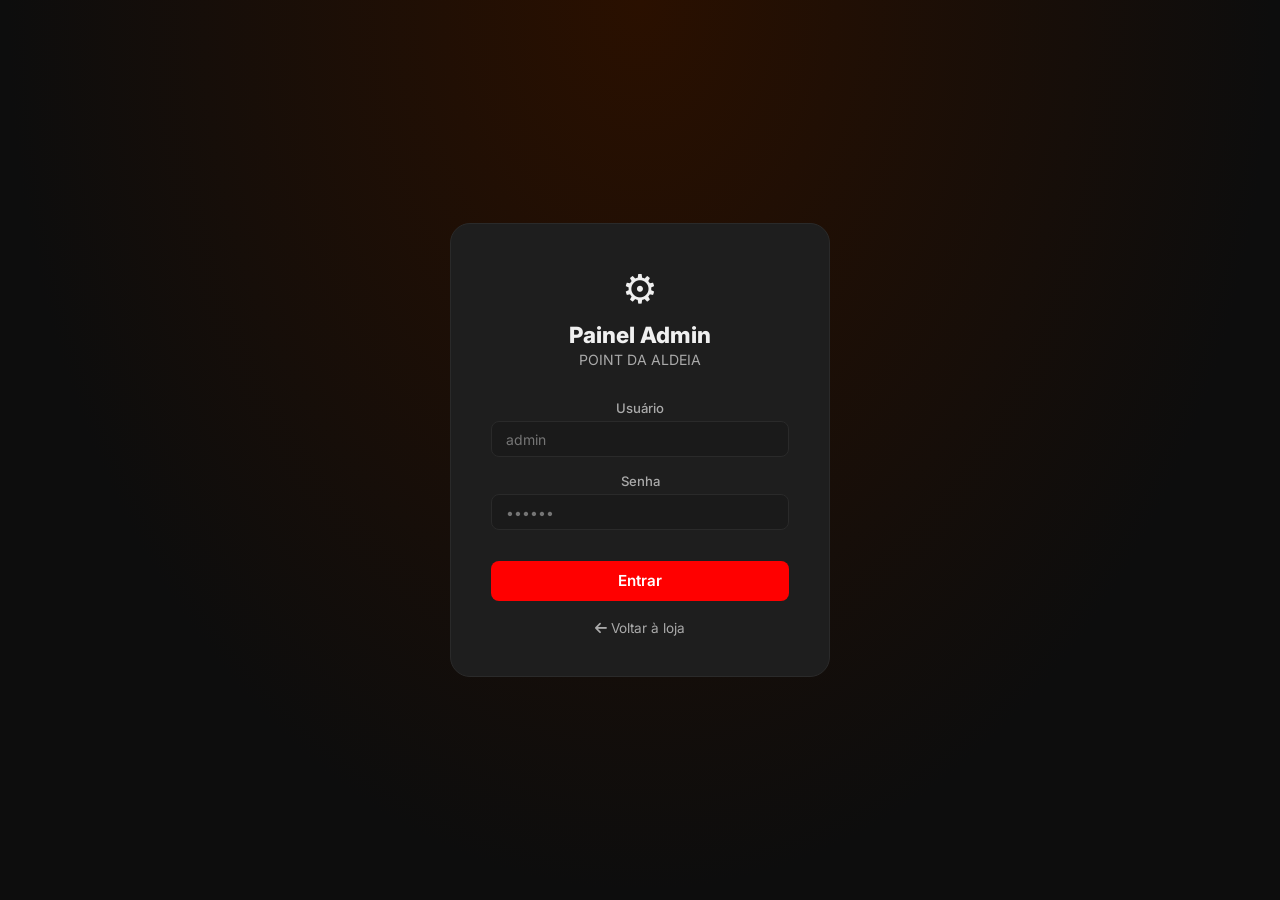
<file: admin.html>
﻿<!DOCTYPE html>
<html lang="pt-BR">
<head>
<meta charset="UTF-8">
<meta name="viewport" content="width=device-width, initial-scale=1.0">
<title>Painel Admin &ndash; Point da Aldeia</title>
<link href="https://fonts.googleapis.com/css2?family=Inter:wght@300;400;500;600;700;800&display=swap" rel="stylesheet">
<link rel="stylesheet" href="https://cdnjs.cloudflare.com/ajax/libs/font-awesome/6.5.0/css/all.min.css">
<link rel="stylesheet" href="tema.css">
<style>
:root{
  --bg:#0d0d0d;--bg2:#141414;--bg3:#1a1a1a;--card:#1e1e1e;
  --border:#2a2a2a;--primary:#ff0000;--primary-d:#cc0000;
  --text:#f0f0f0;--text2:#aaa;--success:#00e676;--warning:#ffb300;
  --danger:#ff1744;--radius:12px;
}
*{margin:0;padding:0;box-sizing:border-box;}
body{font-family:'Inter',sans-serif;background:var(--bg);color:var(--text);min-height:100vh;}
a{text-decoration:none;color:inherit;}
button{font-family:inherit;cursor:pointer;}
input,select,textarea{font-family:inherit;}

/* LOGIN */
.login-screen{min-height:100vh;display:flex;align-items:center;justify-content:center;padding:1rem;background:radial-gradient(ellipse at top,#2a1000,#0d0d0d 70%);}
.login-card{background:var(--card);border:1px solid var(--border);border-radius:20px;padding:2.5rem;width:100%;max-width:380px;text-align:center;}
.login-card .logo{font-size:2.5rem;margin-bottom:.5rem;}
.login-card h1{font-size:1.4rem;font-weight:800;margin-bottom:.2rem;}
.login-sub{color:var(--text2);font-size:.88rem;margin-bottom:2rem;}
.back-link{display:block;margin-top:1.2rem;color:var(--text2);font-size:.85rem;}
.back-link:hover{color:var(--primary);}

/* LAYOUT */
.admin-layout{display:flex;min-height:100vh;}
.sidebar{width:240px;min-height:100vh;background:var(--bg2);border-right:1px solid var(--border);display:flex;flex-direction:column;position:fixed;left:0;top:0;bottom:0;z-index:50;transition:transform .3s;}
.sidebar.collapsed{transform:translateX(-240px);}
.sidebar-header{padding:1.1rem 1.25rem;border-bottom:1px solid var(--border);display:flex;align-items:center;justify-content:space-between;}
.sidebar-logo{font-size:.95rem;font-weight:800;display:flex;align-items:center;gap:.4rem;}
.sidebar-logo span{color:var(--primary);}
.sidebar-close{background:none;border:none;color:var(--text2);font-size:1rem;display:none;}
.sidebar-nav{flex:1;padding:.75rem 0;overflow-y:auto;}
.nav-group-label{font-size:.68rem;text-transform:uppercase;letter-spacing:.1em;color:var(--text2);padding:.4rem 1.25rem;margin-top:.4rem;}
.nav-item{display:flex;align-items:center;gap:.65rem;padding:.6rem 1.25rem;color:var(--text2);cursor:pointer;border:none;background:none;width:100%;text-align:left;font-size:.875rem;border-left:3px solid transparent;transition:all .18s;}
.nav-item:hover{background:var(--bg3);color:var(--text);}
.nav-item.active{color:var(--primary);background:rgba(232,86,10,.1);border-left-color:var(--primary);}
.nav-item i{width:18px;text-align:center;font-size:.9rem;}
.sidebar-footer{padding:.9rem 1.25rem;border-top:1px solid var(--border);font-size:.82rem;color:var(--text2);}
.sidebar-footer strong{display:block;color:var(--text);font-size:.875rem;}

/* CONTENT */
.content-wrap{margin-left:240px;flex:1;display:flex;flex-direction:column;min-height:100vh;}
.topbar{position:sticky;top:0;z-index:40;background:rgba(13,13,13,.95);backdrop-filter:blur(8px);border-bottom:1px solid var(--border);display:flex;align-items:center;gap:1rem;padding:0 1.5rem;height:54px;}
.menu-btn{background:none;border:none;color:var(--text);font-size:1.2rem;display:none;}
.topbar-title{font-size:1rem;font-weight:700;flex:1;}
.btn-logout{background:transparent;border:1px solid var(--border);color:var(--text2);padding:.32rem .85rem;border-radius:8px;font-size:.82rem;}
.btn-logout:hover{border-color:var(--danger);color:var(--danger);}
.admin-content{padding:1.75rem;flex:1;}

/* CARDS */
.stats-grid{display:grid;grid-template-columns:repeat(auto-fill,minmax(190px,1fr));gap:1rem;margin-bottom:1.75rem;}
.stat-card{background:var(--card);border:1px solid var(--border);border-radius:var(--radius);padding:1.1rem;}
.stat-icon{font-size:1.8rem;margin-bottom:.4rem;}
.stat-val{font-size:1.5rem;font-weight:800;}
.stat-label{font-size:.78rem;color:var(--text2);margin-top:.15rem;}

.table-card{background:var(--card);border:1px solid var(--border);border-radius:var(--radius);overflow:hidden;margin-bottom:1.75rem;}
.table-header{padding:.9rem 1.25rem;border-bottom:1px solid var(--border);display:flex;justify-content:space-between;align-items:center;gap:.75rem;flex-wrap:wrap;}
.table-header h2{font-size:.95rem;font-weight:700;}
.table-wrap{overflow-x:auto;}
table{width:100%;border-collapse:collapse;font-size:.875rem;}
thead tr{background:var(--bg3);}
th{padding:.65rem .9rem;text-align:left;font-size:.75rem;text-transform:uppercase;letter-spacing:.05em;color:var(--text2);white-space:nowrap;}
td{padding:.65rem .9rem;border-bottom:1px solid var(--border);vertical-align:middle;}
tr:last-child td{border-bottom:none;}
tr:hover td{background:rgba(255,255,255,.015);}

/* BADGES */
.badge{display:inline-block;padding:.18rem .55rem;border-radius:50px;font-size:.73rem;font-weight:600;}
.badge-success{background:rgba(0,230,118,.15);color:var(--success);}
.badge-warning{background:rgba(255,179,0,.15);color:var(--warning);}
.badge-danger{background:rgba(255,23,68,.15);color:var(--danger);}
.badge-info{background:rgba(232,86,10,.15);color:var(--primary);}

/* BUTTONS */
.btn-primary{background:var(--primary);color:#fff;border:none;padding:.5rem 1.1rem;border-radius:8px;font-weight:600;font-size:.875rem;}
.btn-primary:hover{background:var(--primary-d);}
.btn-secondary{background:var(--card);color:var(--text);border:1px solid var(--border);padding:.45rem .9rem;border-radius:8px;font-size:.82rem;}
.btn-secondary:hover{border-color:var(--primary);}
.btn-danger{background:rgba(255,23,68,.1);color:var(--danger);border:1px solid rgba(255,23,68,.25);padding:.38rem .75rem;border-radius:6px;font-size:.82rem;}
.btn-danger:hover{background:var(--danger);color:#fff;}
.btn-edit{background:rgba(232,86,10,.1);color:var(--primary);border:1px solid rgba(232,86,10,.25);padding:.38rem .75rem;border-radius:6px;font-size:.82rem;}
.btn-edit:hover{background:var(--primary);color:#fff;}
.actions-col{display:flex;gap:.4rem;flex-wrap:wrap;}

/* FORMS */
.form-group{margin-bottom:1rem;}
.form-group label{display:block;font-size:.82rem;color:var(--text2);margin-bottom:.28rem;font-weight:500;}
.form-group input,.form-group select,.form-group textarea{width:100%;padding:.55rem .85rem;background:var(--bg3);border:1.5px solid var(--border);border-radius:8px;color:var(--text);font-size:.875rem;transition:border .2s;}
.form-group textarea{resize:vertical;min-height:80px;}
.form-group input:focus,.form-group select:focus,.form-group textarea:focus{border-color:var(--primary);outline:none;}
.form-row{display:grid;grid-template-columns:1fr 1fr;gap:1rem;}
.form-erro{color:var(--danger);font-size:.82rem;min-height:1.1em;}
.toggle-switch{display:inline-flex;align-items:center;gap:.5rem;cursor:pointer;}
.toggle-switch input{display:none;}
.toggle-track{width:38px;height:20px;background:var(--border);border-radius:10px;transition:background .2s;position:relative;}
.toggle-track::after{content:'';position:absolute;top:3px;left:3px;width:14px;height:14px;background:#fff;border-radius:50%;transition:left .2s;}
.toggle-switch input:checked~.toggle-track{background:var(--primary);}
.toggle-switch input:checked~.toggle-track::after{left:21px;}

/* MODAL */
.modal-overlay{display:none;position:fixed;inset:0;background:rgba(0,0,0,.78);z-index:300;align-items:center;justify-content:center;padding:1rem;backdrop-filter:blur(4px);}
.modal-overlay.open{display:flex;}
.modal{background:var(--bg2);border:1px solid var(--border);border-radius:16px;padding:1.75rem;width:100%;max-width:580px;max-height:90vh;overflow-y:auto;}
.modal h2{font-size:1.1rem;font-weight:800;margin-bottom:1.25rem;}
.modal-footer{display:flex;gap:.6rem;justify-content:flex-end;margin-top:1.25rem;padding-top:.9rem;border-top:1px solid var(--border);}

/* MISC */
.search-input{padding:.45rem .85rem;background:var(--bg3);border:1px solid var(--border);border-radius:8px;color:var(--text);font-size:.82rem;outline:none;width:200px;}
.search-input:focus{border-color:var(--primary);}
.loading{text-align:center;padding:3rem;color:var(--text2);}
.spinner{width:28px;height:28px;border:2.5px solid var(--border);border-top-color:var(--primary);border-radius:50%;animation:spin .8s linear infinite;margin:0 auto 1rem;}
@keyframes spin{to{transform:rotate(360deg);}}
.toast-wrap{position:fixed;bottom:1.5rem;right:1.5rem;z-index:9999;display:flex;flex-direction:column;gap:.4rem;}
.toast{background:var(--card);border:1px solid var(--border);padding:.65rem 1.1rem;border-radius:10px;font-size:.85rem;animation:slideIn .3s ease;min-width:200px;}
.toast.success{border-color:var(--success);color:var(--success);}
.toast.error{border-color:var(--danger);color:var(--danger);}
.toast.warning{border-color:var(--warning);color:var(--warning);}
@keyframes slideIn{from{transform:translateX(30px);opacity:0;}to{transform:translateX(0);opacity:1;}}
.empty-row td{text-align:center;color:var(--text2);padding:2.5rem;font-size:.9rem;}

@media(max-width:900px){
  .sidebar{transform:translateX(-240px);}
  .sidebar.open{transform:translateX(0);}
  .content-wrap{margin-left:0;}
  .menu-btn{display:block;}
  .sidebar-close{display:block;}
  .form-row{grid-template-columns:1fr;}
}
</style>
</head>
<body>

<!-- ===== LOGIN ===== -->
<div id="loginScreen" class="login-screen">
  <div class="login-card">
    <div class="logo">&#9881;</div>
    <h1>Painel Admin</h1>
    <p class="login-sub">POINT DA ALDEIA</p>
    <form onsubmit="fazerLogin(event)">
      <div class="form-group"><label>Usu&aacute;rio</label><input type="text" id="loginUser" placeholder="admin" required autocomplete="username"></div>
      <div class="form-group"><label>Senha</label><input type="password" id="loginSenha" placeholder="••••••" required autocomplete="current-password"></div>
      <p id="loginErro" class="form-erro"></p>
      <button type="submit" class="btn-primary" style="width:100%;padding:.65rem;font-size:.95rem;">Entrar</button>
    </form>
    <a href="index.html" class="back-link"><i class="fas fa-arrow-left"></i> Voltar &agrave; loja</a>
  </div>
</div>

<!-- ===== PAINEL ===== -->
<div id="adminPanel" style="display:none" class="admin-layout">

  <!-- SIDEBAR -->
  <aside class="sidebar" id="sidebar">
    <div class="sidebar-header">
      <div class="sidebar-logo">&#127869; <span>POINT</span>&nbsp;ADMIN</div>
      <button class="sidebar-close" onclick="toggleSidebar()"><i class="fas fa-times"></i></button>
    </div>
    <nav class="sidebar-nav">
      <div class="nav-group-label">Geral</div>
      <button class="nav-item active" id="nav-dashboard" onclick="ir('dashboard')"><i class="fas fa-chart-line"></i> Dashboard</button>

      <div class="nav-group-label">Card&aacute;pio</div>
      <button class="nav-item" id="nav-categorias" onclick="ir('categorias')"><i class="fas fa-tags"></i> Categorias</button>
      <button class="nav-item" id="nav-produtos" onclick="ir('produtos')"><i class="fas fa-utensils"></i> Produtos</button>

      <div class="nav-group-label">Opera&ccedil;&atilde;o</div>
      <button class="nav-item" id="nav-pedidos" onclick="ir('pedidos')"><i class="fas fa-receipt"></i> Pedidos WhatsApp</button>
      <button class="nav-item" id="nav-horarios" onclick="ir('horarios')"><i class="fas fa-clock"></i> Hor&aacute;rios</button>

      <div class="nav-group-label">Loja</div>
      <button class="nav-item" id="nav-config" onclick="ir('config')"><i class="fas fa-cog"></i> Configura&ccedil;&otilde;es</button>
    </nav>
    <div class="sidebar-footer" id="sidebarFooter"></div>
  </aside>

  <!-- CONTENT -->
  <div class="content-wrap">
    <header class="topbar">
      <button class="menu-btn" onclick="toggleSidebar()"><i class="fas fa-bars"></i></button>
      <span class="topbar-title" id="topbarTitle">Dashboard</span>
      <a href="index.html" target="_blank" class="btn-secondary" style="font-size:.78rem;padding:.3rem .75rem;"><i class="fas fa-external-link-alt"></i> Ver loja</a>
      <button class="btn-logout" onclick="sair()"><i class="fas fa-sign-out-alt"></i> Sair</button>
    </header>
    <main class="admin-content" id="adminContent">
      <div class="loading"><div class="spinner"></div>Carregando...</div>
    </main>
  </div>
</div>

<!-- MODAL -->
<div class="modal-overlay" id="modalOverlay" onclick="if(event.target===this)fecharModal()">
  <div class="modal" onclick="event.stopPropagation()" id="modalBox"></div>
</div>

<!-- TOASTS -->
<div class="toast-wrap" id="toastWrap"></div>

<script>
/* Proteção básica no admin — sem bloquear DevTools pois é painel do dono */
document.addEventListener('contextmenu', e => e.preventDefault());
document.addEventListener('keydown', function(e) {
  const ctrl = e.ctrlKey || e.metaKey;
  // Bloqueia Ctrl+U (ver fonte) e Ctrl+S (salvar)
  if (ctrl && (e.key === 'u' || e.key === 'U' || e.key === 's' || e.key === 'S')) {
    e.preventDefault(); return false;
  }
});
// Bloqueia ser embutido em iframe
if (window.self !== window.top) { window.top.location = window.self.location; }
</script>

<script>
/* =============================================
   AUTENTICAÇÃO — SHA-256 + bloqueio por tentativas
   ============================================= */

// Hash SHA-256 de "aldeia123" — gerado com crypto.subtle
// Para trocar: https://emn178.github.io/online-tools/sha256.html
const SENHA_HASH = '680885d41d2490517923ab9c343c950bfec3275ab61cb0d467f98b23a74ee240';

async function hashSenha(senha) {
  const buf = await crypto.subtle.digest('SHA-256', new TextEncoder().encode(senha));
  return Array.from(new Uint8Array(buf)).map(b => b.toString(16).padStart(2,'0')).join('');
}

let logado = false;
let tentativas = parseInt(sessionStorage.getItem('adm_t') || '0');

async function fazerLogin(e) {
  e.preventDefault();
  const erroEl = document.getElementById('loginErro');
  if (tentativas >= 5) {
    erroEl.textContent = 'Acesso bloqueado. Aguarde 30 segundos.';
    return;
  }
  const user  = document.getElementById('loginUser').value.trim();
  const senha = document.getElementById('loginSenha').value;
  const hash  = await hashSenha(senha);
  if (user === 'admin' && hash === SENHA_HASH) {
    tentativas = 0;
    sessionStorage.removeItem('adm_t');
    logado = true;
    sessionStorage.setItem('adminLogado','1');
    sessionStorage.setItem('adminTs', Date.now().toString());
    initDefaultData();
    document.getElementById('loginScreen').style.display = 'none';
    document.getElementById('adminPanel').style.display  = 'flex';
    document.getElementById('sidebarFooter').innerHTML   = '<strong>Administrador</strong><br>Point da Aldeia';
    ir('dashboard');
  } else {
    tentativas++;
    sessionStorage.setItem('adm_t', tentativas);
    const r = 5 - tentativas;
    if (r > 0) {
      erroEl.textContent = 'Senha incorreta. (' + r + ' tentativa' + (r > 1 ? 's' : '') + ' restante' + (r > 1 ? 's' : '') + ')';
    } else {
      erroEl.textContent = 'Bloqueado por 30 segundos.';
      setTimeout(() => { tentativas = 0; sessionStorage.setItem('adm_t','0'); erroEl.textContent = ''; }, 30000);
    }
  }
}

function sair() {
  logado = false;
  sessionStorage.removeItem('adminLogado');
  sessionStorage.removeItem('adminTs');
  document.getElementById('adminPanel').style.display  = 'none';
  document.getElementById('loginScreen').style.display = 'flex';
}

function checarSessao() {
  const ts = parseInt(sessionStorage.getItem('adminTs') || '0');
  if (ts && Date.now() - ts > 2 * 60 * 60 * 1000) sair();
}
setInterval(checarSessao, 60000);

document.addEventListener('DOMContentLoaded', function () {
  if (sessionStorage.getItem('adminLogado') === '1') {
    checarSessao();
    if (sessionStorage.getItem('adminLogado') === '1') {
      logado = true;
      initDefaultData();
      document.getElementById('loginScreen').style.display = 'none';
      document.getElementById('adminPanel').style.display  = 'flex';
      document.getElementById('sidebarFooter').innerHTML   = '<strong>Administrador</strong><br>Point da Aldeia';
      ir('dashboard');
    }
  }
});

/* =============================================
   NAVEGAÇÃO
   ============================================= */
const TITLES = {
  dashboard: 'Dashboard',
  categorias: 'Categorias do Card\u00e1pio',
  produtos: 'Produtos',
  pedidos: 'Pedidos via WhatsApp',
  horarios: 'Hor\u00e1rios de Funcionamento',
  config: 'Configura\u00e7\u00f5es da Loja'
};

function ir(section) {
  document.querySelectorAll('.nav-item').forEach(b => b.classList.remove('active'));
  const navEl = document.getElementById('nav-' + section);
  if (navEl) navEl.classList.add('active');
  document.getElementById('topbarTitle').textContent = TITLES[section] || section;
  const fns = { dashboard, categorias, produtos, pedidos, horarios, config };
  if (fns[section]) fns[section]();
}

function toggleSidebar() {
  document.getElementById('sidebar').classList.toggle('open');
}

/* =============================================
   STORAGE HELPERS
   ============================================= */
/* Dados padrão do cardápio */
const CATS_DEFAULT = [
  { id: 1, nome: 'Porções',     icone: '🍗' },
  { id: 2, nome: 'Bebidas',     icone: '🍺' },
  { id: 3, nome: 'Caipirinhas', icone: '🍹' },
  { id: 4, nome: 'Batidas',     icone: '🥛' },
  { id: 5, nome: 'Doses',       icone: '🥃' }
];

const PRODS_DEFAULT = [
  // PORÇÕES
  { id:101, nome:'Batata G',        preco:80,  cat_id:1, desc:'Porção grande de batata frita crocante.',              tipo:'Porção',  destaque:false },
  { id:102, nome:'Batata Meia',     preco:60,  cat_id:1, desc:'Meia porção de batata frita crocante.',                tipo:'Porção',  destaque:false },
  { id:103, nome:'Batata Pequena',  preco:40,  cat_id:1, desc:'Porção pequena de batata frita crocante.',             tipo:'Porção',  destaque:false },
  { id:104, nome:'Calabresa G',     preco:80,  cat_id:1, desc:'Porção grande de calabresa grelhada.',                 tipo:'Porção',  destaque:false },
  { id:105, nome:'Calabresa Meia',  preco:60,  cat_id:1, desc:'Meia porção de calabresa grelhada.',                   tipo:'Porção',  destaque:false },
  { id:106, nome:'Frango 1K',       preco:85,  cat_id:1, desc:'Porção de 1kg de frango frito ou assado.',             tipo:'Porção',  destaque:true  },
  { id:107, nome:'Tilápia 1K',      preco:120, cat_id:1, desc:'Porção de 1kg de tilápia frita ou grelhada.',          tipo:'Porção',  destaque:false },
  { id:108, nome:'Isca 1K',         preco:150, cat_id:1, desc:'Porção de 1kg de isca de peixe frita.',                tipo:'Porção',  destaque:false },
  { id:109, nome:'Isca Meia',       preco:100, cat_id:1, desc:'Meia porção de isca de peixe frita.',                  tipo:'Porção',  destaque:false },
  { id:110, nome:'Cação 1K',        preco:160, cat_id:1, desc:'Porção de 1kg de cação frito ou grelhado.',            tipo:'Porção',  destaque:false },
  { id:111, nome:'Cação Média',     preco:110, cat_id:1, desc:'Porção média de cação frito ou grelhado.',             tipo:'Porção',  destaque:false },
  { id:112, nome:'Camarão 1K',      preco:150, cat_id:1, desc:'Porção de 1kg de camarão.',                            tipo:'Porção',  destaque:true  },
  { id:113, nome:'Camarão Meia',    preco:100, cat_id:1, desc:'Meia porção de camarão.',                              tipo:'Porção',  destaque:false },
  { id:114, nome:'Porquinho 1K',    preco:150, cat_id:1, desc:'Porção de 1kg de porquinho assado ou frito.',          tipo:'Porção',  destaque:false },
  { id:115, nome:'Porquinho Meia',  preco:100, cat_id:1, desc:'Meia porção de porquinho assado ou frito.',            tipo:'Porção',  destaque:false },
  // BEBIDAS
  { id:201, nome:'Água P',                preco:4,  cat_id:2, desc:'Água mineral pequena gelada.',               tipo:'Bebida',  destaque:false },
  { id:202, nome:'Água G',                preco:7,  cat_id:2, desc:'Água mineral grande gelada.',                tipo:'Bebida',  destaque:false },
  { id:203, nome:'Skol',                  preco:5,  cat_id:2, desc:'Skol lata 350ml bem gelada.',                tipo:'Cerveja', destaque:false },
  { id:204, nome:'Itaipava',              preco:4,  cat_id:2, desc:'Itaipava lata 350ml bem gelada.',            tipo:'Cerveja', destaque:false },
  { id:205, nome:'Amstel',               preco:6,  cat_id:2, desc:'Amstel lata 350ml bem gelada.',               tipo:'Cerveja', destaque:false },
  { id:206, nome:'Império',              preco:5,  cat_id:2, desc:'Império lata 350ml bem gelada.',              tipo:'Cerveja', destaque:false },
  { id:207, nome:'Budweiser',            preco:6,  cat_id:2, desc:'Budweiser lata 350ml bem gelada.',            tipo:'Cerveja', destaque:false },
  { id:208, nome:'Heineken',             preco:7,  cat_id:2, desc:'Heineken lata 350ml bem gelada.',             tipo:'Cerveja', destaque:true  },
  { id:209, nome:'Original',             preco:6,  cat_id:2, desc:'Original lata 350ml bem gelada.',             tipo:'Cerveja', destaque:false },
  { id:210, nome:'Sem Álcool',           preco:7,  cat_id:2, desc:'Cerveja sem álcool bem gelada.',              tipo:'Cerveja', destaque:false },
  { id:211, nome:'Smirnoff Ice',         preco:15, cat_id:2, desc:'Smirnoff Ice gelado.',                        tipo:'Bebida',  destaque:false },
  { id:212, nome:'51 Ice',               preco:12, cat_id:2, desc:'51 Ice gelado.',                              tipo:'Bebida',  destaque:false },
  { id:213, nome:'Guaraviton',           preco:6,  cat_id:2, desc:'Guaraviton energético gelado.',               tipo:'Bebida',  destaque:false },
  { id:214, nome:'Gatorade',             preco:10, cat_id:2, desc:'Gatorade isotônico gelado.',                  tipo:'Bebida',  destaque:false },
  { id:215, nome:'Refrigerante Lata',    preco:6,  cat_id:2, desc:'Diversas marcas. A partir de R$ 6,00.',       tipo:'Bebida',  destaque:false },
  { id:216, nome:'Refrigerante 2L',      preco:12, cat_id:2, desc:'Refrigerante garrafa 2 litros.',              tipo:'Bebida',  destaque:false },
  { id:217, nome:'Refrigerante 1L',      preco:8,  cat_id:2, desc:'Refrigerante garrafa 1 litro.',               tipo:'Bebida',  destaque:false },
  { id:218, nome:'Refrigerante 1,5L',    preco:10, cat_id:2, desc:'Refrigerante garrafa 1,5 litros.',            tipo:'Bebida',  destaque:false },
  // CAIPIRINHAS
  { id:301, nome:'Caipirinha de Pinga',   preco:25, cat_id:3, desc:'Caipirinha feita com pinga, limão e açúcar.',    tipo:'Caipirinha', destaque:false },
  { id:302, nome:'Caipirinha de Vodka',   preco:30, cat_id:3, desc:'Caipirinha feita com vodka, limão e açúcar.',    tipo:'Caipirinha', destaque:false },
  { id:303, nome:'Caipirinha Smirnoff',   preco:40, cat_id:3, desc:'Caipirinha feita com Smirnoff, limão e açúcar.', tipo:'Caipirinha', destaque:false },
  { id:304, nome:'Caipirinha de Saquê',   preco:40, cat_id:3, desc:'Caipirinha feita com saquê, limão e açúcar.',    tipo:'Caipirinha', destaque:false },
  // BATIDAS
  { id:401, nome:'Batida de Pinga',   preco:30, cat_id:4, desc:'Batida cremosa feita com pinga e frutas.',    tipo:'Batida', destaque:false },
  { id:402, nome:'Batida de Vodka',   preco:35, cat_id:4, desc:'Batida cremosa feita com vodka e frutas.',    tipo:'Batida', destaque:false },
  { id:403, nome:'Batida Smirnoff',   preco:45, cat_id:4, desc:'Batida cremosa feita com Smirnoff e frutas.', tipo:'Batida', destaque:false },
  { id:404, nome:'Batida de Saquê',   preco:45, cat_id:4, desc:'Batida cremosa feita com saquê e frutas.',    tipo:'Batida', destaque:false },
  // DOSES
  { id:501, nome:'Dose Cavalo',     preco:35, cat_id:5, desc:'Dose cavalo de destilado.',                    tipo:'Dose', destaque:false },
  { id:502, nome:'Dose Red Label',  preco:40, cat_id:5, desc:'Dose de Johnnie Walker Red Label.',            tipo:'Dose', destaque:false }
];

function getStore(key, def) {
  try {
    const val = localStorage.getItem(key);
    if (val === null) return def;
    return JSON.parse(val);
  } catch { return def; }
}
function setStore(key, val) {
  localStorage.setItem(key, JSON.stringify(val));
}

/* Popula dados padrão na primeira vez */
function initDefaultData() {
  // Versão dos dados — incrementar aqui força reset do cardápio
  const DATA_VERSION = '3';
  const storedVersion = localStorage.getItem('pda_data_version');

  if (storedVersion !== DATA_VERSION) {
    // Dados desatualizados ou primeira vez: reseta categorias e produtos
    setStore('categorias', CATS_DEFAULT);
    setStore('produtos', PRODS_DEFAULT);
    localStorage.setItem('pda_data_version', DATA_VERSION);
    localStorage.setItem('pda_initialized', '1');
  }
}

/* =============================================
   IMAGEM PRODUTO
   ============================================= */
function previewImagem(input) {
  const file = input.files ? input.files[0] : input;
  if (!file) return;
  if (file.size > 10 * 1024 * 1024) { toast('Imagem muito grande. Máx. 10MB.', 'error'); return; }
  const reader = new FileReader();
  reader.onload = e => {
    const base64 = e.target.result;
    const b64el  = document.getElementById('pImagemBase64');
    const prevImg = document.getElementById('imgPreviewImg');
    const prevBox = document.getElementById('imgPreview');
    const prevWrap = document.getElementById('imgPreviewWrap');
    if (b64el)   b64el.value  = base64;
    if (prevImg) prevImg.src  = base64;
    if (prevBox)  prevBox.style.display  = 'none';
    if (prevWrap) prevWrap.style.display = 'block';
  };
  reader.readAsDataURL(file);
}

function handleImgDrop(e) {
  e.preventDefault();
  const zone = document.getElementById('imgDropZone');
  if (zone) zone.style.borderColor = 'var(--border)';
  const file = e.dataTransfer?.files[0];
  if (!file || !file.type.startsWith('image/')) return;
  previewImagem(file);
}

function removerImagem() {
  const b64el  = document.getElementById('pImagemBase64');
  const prevImg = document.getElementById('imgPreviewImg');
  const prevBox = document.getElementById('imgPreview');
  const prevWrap = document.getElementById('imgPreviewWrap');
  const inp    = document.getElementById('pImagem');
  if (b64el)   b64el.value  = '';
  if (prevImg) prevImg.src  = '';
  if (inp)     inp.value    = '';
  if (prevBox)  prevBox.style.display  = 'block';
  if (prevWrap) prevWrap.style.display = 'none';
}

/* =============================================
   MODAL / TOAST
   ============================================= */
function abrirModal(html) {
  document.getElementById('modalBox').innerHTML = html;
  document.getElementById('modalOverlay').classList.add('open');
  document.body.style.overflow = 'hidden';
}
function fecharModal() {
  document.getElementById('modalOverlay').classList.remove('open');
  document.body.style.overflow = '';
}
function toast(msg, tipo = 'success') {
  const wrap = document.getElementById('toastWrap');
  const t = document.createElement('div');
  t.className = 'toast ' + tipo;
  t.textContent = msg;
  wrap.appendChild(t);
  setTimeout(() => { t.style.opacity = '0'; setTimeout(() => t.remove(), 300); }, 3000);
}
function fmtMoeda(v) { return 'R$ ' + (parseFloat(v) || 0).toFixed(2).replace('.', ','); }

/* =============================================
   DASHBOARD
   ============================================= */
function dashboard() {
  const produtos = getStore('produtos', []);
  const cats     = getStore('categorias', []);
  const pedidos  = getStore('pedidos_log', []);

  const totalPedidos = pedidos.length;
  const hojeStr = new Date().toLocaleDateString('pt-BR');
  const pedHoje = pedidos.filter(p => p.data === hojeStr).length;

  document.getElementById('adminContent').innerHTML = `
    <div class="stats-grid">
      <div class="stat-card"><div class="stat-icon"><i class="fas fa-utensils" style="color:var(--primary)"></i></div><div class="stat-val">${produtos.length}</div><div class="stat-label">Produtos no Card&aacute;pio</div></div>
      <div class="stat-card"><div class="stat-icon"><i class="fas fa-tags" style="color:var(--warning)"></i></div><div class="stat-val">${cats.length}</div><div class="stat-label">Categorias</div></div>
      <div class="stat-card"><div class="stat-icon"><i class="fab fa-whatsapp" style="color:#25D366"></i></div><div class="stat-val">${pedHoje}</div><div class="stat-label">Pedidos Hoje</div></div>
      <div class="stat-card"><div class="stat-icon"><i class="fas fa-receipt" style="color:var(--success)"></i></div><div class="stat-val">${totalPedidos}</div><div class="stat-label">Total de Pedidos</div></div>
    </div>

    <div class="table-card">
      <div class="table-header"><h2><i class="fas fa-clock"></i> Status do Restaurante</h2></div>
      <div style="padding:1.25rem;display:flex;flex-direction:column;gap:1rem;">
        <div style="display:flex;align-items:center;justify-content:space-between;padding:.9rem 1rem;background:var(--bg3);border-radius:10px;border:1px solid var(--border)">
          <div>
            <div style="font-weight:700;margin-bottom:.2rem">Funcionamento</div>
            <div style="font-size:.82rem;color:var(--text2)">Todos os dias &bull; 11:00 – 20:00</div>
          </div>
          <div id="dashStatus"></div>
        </div>
        <div style="display:flex;align-items:center;justify-content:space-between;padding:.9rem 1rem;background:var(--bg3);border-radius:10px;border:1px solid var(--border)">
          <div>
            <div style="font-weight:700;margin-bottom:.2rem">WhatsApp para Pedidos</div>
            <div style="font-size:.82rem;color:var(--text2)">(13) 99788-6293</div>
          </div>
          <a href="https://wa.me/5513997886293" target="_blank" class="btn-primary" style="font-size:.82rem"><i class="fab fa-whatsapp"></i> Abrir</a>
        </div>
      </div>
    </div>

    <div class="table-card">
      <div class="table-header"><h2><i class="fas fa-receipt"></i> &Uacute;ltimos Pedidos Registrados</h2><button class="btn-secondary" onclick="ir('pedidos')">Ver todos</button></div>
      <div class="table-wrap"><table>
        <thead><tr><th>#</th><th>Cliente</th><th>Item</th><th>Data</th><th>A&ccedil;&otilde;es</th></tr></thead>
        <tbody>${pedidos.slice(-8).reverse().map((p,i) =>
          `<tr><td style="color:var(--text2)">${pedidos.length - i}</td><td>${p.cliente}</td><td>${p.item}</td><td style="color:var(--text2)">${p.data} ${p.hora}</td>
          <td><a href="https://wa.me/5513997886293?text=Ol%C3%A1+${encodeURIComponent(p.cliente)}!+Seu+pedido+de+${encodeURIComponent(p.item)}+est%C3%A1+pronto!" target="_blank" class="btn-edit" style="font-size:.75rem"><i class="fab fa-whatsapp"></i> Responder</a></td></tr>`
        ).join('') || '<tr><td colspan="5" class="empty-row" style="text-align:center;color:var(--text2);padding:2rem">Nenhum pedido registrado ainda.</td></tr>'}
        </tbody>
      </table></div>
    </div>`;

  // Status
  const now  = new Date();
  const mins = now.getHours() * 60 + now.getMinutes();
  const open = mins >= 660 && mins < 1200;
  document.getElementById('dashStatus').innerHTML = open
    ? '<span class="badge badge-success"><i class="fas fa-circle" style="font-size:.5rem"></i> Aberto agora</span>'
    : '<span class="badge badge-danger"><i class="fas fa-circle" style="font-size:.5rem"></i> Fechado</span>';
}

/* =============================================
   CATEGORIAS
   ============================================= */
function categorias() {
  const cats = getStore('categorias', CATS_DEFAULT);

  document.getElementById('adminContent').innerHTML = `
    <div class="table-card">
      <div class="table-header">
        <h2><i class="fas fa-tags"></i> Categorias</h2>
        <button class="btn-primary" onclick="modalNovaCategoria()"><i class="fas fa-plus"></i> Nova Categoria</button>
      </div>
      <div class="table-wrap"><table>
        <thead><tr><th>Ícone</th><th>Nome</th><th>Ações</th></tr></thead>
        <tbody>${cats.map(c => `
          <tr>
            <td style="font-size:1.4rem">${c.icone}</td>
            <td style="font-weight:600">${c.nome}</td>
            <td><div class="actions-col">
              <button class="btn-edit" onclick="editarCategoria(${c.id})"><i class="fas fa-pen"></i> Editar</button>
              <button class="btn-danger" onclick="deletarCategoria(${c.id})"><i class="fas fa-trash"></i></button>
            </div></td>
          </tr>`).join('') || '<tr><td colspan="3" class="empty-row">Nenhuma categoria.</td></tr>'}
        </tbody>
      </table></div>
    </div>`;
}

function modalNovaCategoria(cat) {
  const edit = !!cat;
  abrirModal(`
    <h2><i class="fas fa-tags"></i> ${edit ? 'Editar' : 'Nova'} Categoria</h2>
    <div class="form-group"><label>Ícone (emoji)</label><input type="text" id="cIcone" value="${cat?.icone || ''}" placeholder="🍗" style="font-size:1.5rem;width:80px"></div>
    <div class="form-group"><label>Nome da Categoria</label><input type="text" id="cNome" value="${cat?.nome || ''}" required></div>
    <div class="modal-footer">
      <button class="btn-secondary" onclick="fecharModal()">Cancelar</button>
      <button class="btn-primary" onclick="salvarCategoria(${cat?.id || 'null'})">${edit ? 'Salvar' : 'Criar'}</button>
    </div>`);
}

function salvarCategoria(id) {
  const nome  = document.getElementById('cNome').value.trim();
  const icone = document.getElementById('cIcone').value.trim();
  if (!nome) { toast('Informe o nome', 'error'); return; }
  const cats = getStore('categorias', []);
  if (id) {
    const idx = cats.findIndex(c => c.id === id);
    if (idx > -1) { cats[idx].nome = nome; cats[idx].icone = icone || '🍽'; }
  } else {
    const newId = Date.now();
    cats.push({ id: newId, nome, icone: icone || '🍽' });
  }
  setStore('categorias', cats);
  fecharModal(); categorias();
  toast(id ? 'Categoria atualizada!' : 'Categoria criada!');
}

function editarCategoria(id) {
  const cats = getStore('categorias', []);
  const cat  = cats.find(c => c.id === id);
  if (cat) modalNovaCategoria(cat);
}

function deletarCategoria(id) {
  if (!confirm('Excluir esta categoria?')) return;
  const cats = getStore('categorias', []).filter(c => c.id !== id);
  setStore('categorias', cats);
  categorias();
  toast('Categoria excluída', 'warning');
}

/* =============================================
   PRODUTOS
   ============================================= */
function produtos() {
  const prods = getStore('produtos', PRODS_DEFAULT);
  const cats  = getStore('categorias', CATS_DEFAULT);

  document.getElementById('adminContent').innerHTML = `
    <div class="table-card">
      <div class="table-header">
        <h2><i class="fas fa-utensils"></i> Produtos (${prods.length})</h2>
        <div style="display:flex;gap:.5rem;flex-wrap:wrap">
          <input type="text" class="search-input" id="prodBusca" placeholder="Buscar produto..." oninput="filtrarProdutos()">
          <button class="btn-secondary" onclick="if(confirm('Atualizar cardápio com os dados do cardápio real?')){setStore('produtos',PRODS_DEFAULT);setStore('categorias',CATS_DEFAULT);localStorage.setItem('pda_data_version','3');produtos();toast('Cardápio atualizado!','success')}"><i class="fas fa-sync"></i> Atualizar</button>
          <button class="btn-primary" onclick="modalNovoProduto()"><i class="fas fa-plus"></i> Novo Produto</button>
        </div>
      </div>
      <div class="table-wrap"><table>
        <thead><tr><th>Nome</th><th>Categoria</th><th>Preço</th><th>Destaque</th><th>Ações</th></tr></thead>
        <tbody id="prodsTbody">${renderProdsTbody(prods, cats)}</tbody>
      </table></div>
    </div>`;
}

function renderProdsTbody(prods, cats) {
  if (!prods.length) return '<tr><td colspan="5" class="empty-row">Nenhum produto cadastrado.</td></tr>';
  return prods.map(p => {
    const cat = cats.find(c => c.id === p.cat_id);
    const imgHtml = p.imagem
      ? '<img src="'+p.imagem+'" style="width:48px;height:48px;object-fit:cover;border-radius:6px;vertical-align:middle;margin-right:8px">'
      : '<span style="font-size:1.4rem;margin-right:8px">🍽</span>';
    return `<tr>
      <td><div style="display:flex;align-items:center">${imgHtml}<div><strong>${p.nome}</strong><br><span style="font-size:.75rem;color:var(--text2)">${p.desc?.substring(0,45) || ''}…</span></div></div></td>
      <td><span class="badge badge-info">${cat?.nome || '-'}</span></td>
      <td style="font-weight:700;color:var(--success)">${fmtMoeda(p.preco)}</td>
      <td>${p.destaque ? '<span class="badge badge-warning">★ Destaque</span>' : '<span style="color:var(--text2);font-size:.8rem">—</span>'}</td>
      <td><div class="actions-col">
        <button class="btn-edit" onclick="modalEditarProduto(${p.id})"><i class="fas fa-pen"></i> Editar</button>
        <button class="btn-danger" onclick="deletarProduto(${p.id})"><i class="fas fa-trash"></i></button>
      </div></td>
    </tr>`;
  }).join('');
}

function filtrarProdutos() {
  const q     = document.getElementById('prodBusca')?.value.toLowerCase() || '';
  const prods = getStore('produtos', []).filter(p => p.nome.toLowerCase().includes(q) || (p.desc || '').toLowerCase().includes(q));
  const cats  = getStore('categorias', []);
  const tbody = document.getElementById('prodsTbody');
  if (tbody) tbody.innerHTML = renderProdsTbody(prods, cats);
}

function modalNovoProduto(prod) {
  const cats = getStore('categorias', CATS_DEFAULT);
  const edit = !!prod;
  abrirModal(`
    <h2><i class="fas fa-utensils"></i> ${edit ? 'Editar' : 'Novo'} Produto</h2>
    <div class="form-group"><label>Nome do Produto *</label><input type="text" id="pNome" value="${prod?.nome || ''}" required></div>
    <div class="form-row">
      <div class="form-group"><label>Preço (R$) *</label><input type="number" id="pPreco" value="${prod?.preco || ''}" step="0.01" min="0" required></div>
      <div class="form-group"><label>Categoria *</label>
        <select id="pCat">
          ${cats.map(c => `<option value="${c.id}" ${prod?.cat_id === c.id ? 'selected' : ''}>${c.nome}</option>`).join('')}
        </select>
      </div>
    </div>
    <div class="form-group"><label>Descrição</label><textarea id="pDesc">${prod?.desc || ''}</textarea></div>
    <div class="form-group"><label>Tamanho / Tipo (ex: Porção Grande, Prato Principal)</label><input type="text" id="pTipo" value="${prod?.tipo || ''}"></div>
    <div class="form-group">
      <label class="toggle-switch">
        <input type="checkbox" id="pDestaque" ${prod?.destaque ? 'checked' : ''}>
        <span class="toggle-track"></span>
        <span style="font-size:.85rem">Produto em destaque</span>
      </label>
    </div>
    <div class="form-group"><label>Link do WhatsApp (personalizado)</label><input type="text" id="pWa" value="${prod?.wa || ''}" placeholder="https://wa.me/5513997886293?text=..."></div>
    <div class="form-group">
      <label>Foto do Produto</label>
      ${prod?.imagem ? '<img src="'+prod.imagem+'" style="width:100%;height:140px;object-fit:cover;border-radius:8px;margin-bottom:8px;display:block">' : ''}
      <div style="border:2px dashed var(--border);border-radius:8px;padding:20px;text-align:center;cursor:pointer;transition:border .2s" id="imgDropZone" onclick="document.getElementById('pImagem').click()" ondragover="event.preventDefault();this.style.borderColor='var(--primary)'" ondragleave="this.style.borderColor='var(--border)'" ondrop="handleImgDrop(event)">
        <div id="imgPreview" style="display:${prod?.imagem ? 'none' : 'block'}">
          <i class="fas fa-image" style="font-size:2rem;color:var(--text2);margin-bottom:8px;display:block"></i>
          <p style="font-size:.85rem;color:var(--text2)">Clique ou arraste uma imagem aqui</p>
          <p style="font-size:.75rem;color:var(--text2);margin-top:4px">JPG, PNG, WEBP — máx. 10MB</p>
        </div>
        <div id="imgPreviewWrap" style="display:${prod?.imagem ? 'block' : 'none'}">
          <img id="imgPreviewImg" src="${prod?.imagem || ''}" style="max-height:120px;border-radius:6px;max-width:100%">
          <button type="button" onclick="event.stopPropagation();removerImagem()" style="display:block;margin:8px auto 0;background:rgba(255,23,68,.15);color:var(--danger);border:1px solid rgba(255,23,68,.3);padding:4px 12px;border-radius:6px;font-size:.78rem;cursor:pointer">Remover foto</button>
        </div>
      </div>
      <input type="file" id="pImagem" accept="image/*" style="display:none" onchange="previewImagem(this)">
      <input type="hidden" id="pImagemBase64" value="${prod?.imagem || ''}">
    </div>
    <div class="modal-footer">
      <button class="btn-secondary" onclick="fecharModal()">Cancelar</button>
      <button class="btn-primary" onclick="salvarProduto(${prod?.id || 'null'})">${edit ? 'Salvar' : 'Criar'}</button>
    </div>`);
}

function salvarProduto(id) {
  const nome  = document.getElementById('pNome').value.trim();
  const preco = parseFloat(document.getElementById('pPreco').value);
  const cat   = parseInt(document.getElementById('pCat').value);
  const desc  = document.getElementById('pDesc').value.trim();
  const tipo  = document.getElementById('pTipo').value.trim();
  const dest  = document.getElementById('pDestaque').checked;
  const wa    = document.getElementById('pWa').value.trim();
  const imagem = document.getElementById('pImagemBase64')?.value || '';
  if (!nome || isNaN(preco)) { toast('Preencha nome e preço', 'error'); return; }
  const prods = getStore('produtos', []);
  if (id) {
    const idx = prods.findIndex(p => p.id === id);
    if (idx > -1) Object.assign(prods[idx], { nome, preco, cat_id: cat, desc, tipo, destaque: dest, wa, imagem });
  } else {
    prods.push({ id: Date.now(), nome, preco, cat_id: cat, desc, tipo, destaque: dest, wa, imagem });
  }
  setStore('produtos', prods);
  fecharModal(); produtos();
  toast(id ? 'Produto atualizado!' : 'Produto criado!');
}

function modalEditarProduto(id) {
  const prod = getStore('produtos', []).find(p => p.id === id);
  if (prod) modalNovoProduto(prod);
}

function deletarProduto(id) {
  if (!confirm('Excluir este produto?')) return;
  setStore('produtos', getStore('produtos', []).filter(p => p.id !== id));
  produtos();
  toast('Produto excluído', 'warning');
}

/* =============================================
   PEDIDOS (LOG)
   ============================================= */
function pedidos() {
  const log = getStore('pedidos_log', []);

  document.getElementById('adminContent').innerHTML = `
    <div class="table-card">
      <div class="table-header">
        <h2><i class="fab fa-whatsapp"></i> Pedidos via WhatsApp (${log.length})</h2>
        <div style="display:flex;gap:.5rem;flex-wrap:wrap">
          <button class="btn-secondary" onclick="if(confirm('Limpar todos os pedidos?')){setStore('pedidos_log',[]);pedidos();toast('Pedidos apagados','warning')}"><i class="fas fa-trash"></i> Limpar</button>
          <button class="btn-primary" onclick="modalNovoPedido()"><i class="fas fa-plus"></i> Registrar Pedido</button>
        </div>
      </div>
      <p style="padding:.75rem 1.25rem;font-size:.82rem;color:var(--text2);border-bottom:1px solid var(--border)">
        <i class="fas fa-info-circle"></i> Os pedidos feitos no site aparecem aqui automaticamente.
      </p>
      <div class="table-wrap"><table>
        <thead><tr><th>Pedido</th><th>Cliente</th><th>Itens</th><th>Total</th><th>Tipo</th><th>Pagto</th><th>Data / Hora</th><th>Ações</th></tr></thead>
        <tbody>${log.slice().reverse().map((p, i) => {
          const tel = p.tel ? p.tel.replace(/\D/g,'') : '';
          const waLink = tel ? 'https://wa.me/55' + tel + '?text=' + encodeURIComponent('Olá ' + p.cliente + '! Seu pedido nº ' + (p.pedNum || (log.length - i)) + ' está sendo preparado! 🍗') : null;
          return `<tr>
            <td style="color:var(--text2);font-weight:700">#${p.pedNum || (log.length - i)}</td>
            <td><strong>${p.cliente}</strong>${p.tel ? '<br><span style="font-size:.75rem;color:var(--text2)">' + p.tel + '</span>' : ''}</td>
            <td style="max-width:220px;font-size:.82rem">${p.item}</td>
            <td style="font-weight:700;color:var(--success);white-space:nowrap">${p.total || '—'}</td>
            <td><span class="badge badge-info">${p.tipo || '—'}</span></td>
            <td style="font-size:.82rem">${p.pgto || '—'}</td>
            <td style="color:var(--text2);white-space:nowrap;font-size:.82rem">${p.data}<br>${p.hora}</td>
            <td><div class="actions-col">
              ${waLink ? '<a href="' + waLink + '" target="_blank" class="btn-edit" style="font-size:.75rem"><i class="fab fa-whatsapp"></i> Avisar</a>' : ''}
              <button class="btn-danger" onclick="deletarPedido(${p.id})"><i class="fas fa-trash"></i></button>
            </div></td>
          </tr>`;
        }).join('') || '<tr><td colspan="8" class="empty-row">Nenhum pedido registrado ainda.</td></tr>'}
        </tbody>
      </table></div>
    </div>`;
}

function modalNovoPedido() {
  abrirModal(`
    <h2><i class="fab fa-whatsapp"></i> Registrar Pedido</h2>
    <div class="form-group"><label>Nome do Cliente *</label><input type="text" id="pedCliente" required></div>
    <div class="form-group"><label>Item Pedido *</label><input type="text" id="pedItem" placeholder="Ex: Frango à Passarinho" required></div>
    <div class="form-group"><label>Observação</label><input type="text" id="pedObs" placeholder="Ex: Sem cebola"></div>
    <div class="modal-footer">
      <button class="btn-secondary" onclick="fecharModal()">Cancelar</button>
      <button class="btn-primary" onclick="salvarPedido()">Registrar</button>
    </div>`);
}

function salvarPedido() {
  const cliente = document.getElementById('pedCliente').value.trim();
  const item    = document.getElementById('pedItem').value.trim();
  const obs     = document.getElementById('pedObs').value.trim();
  if (!cliente || !item) { toast('Preencha cliente e item', 'error'); return; }
  const now   = new Date();
  const log   = getStore('pedidos_log', []);
  log.push({
    id: Date.now(), cliente, item: item + (obs ? ' (' + obs + ')' : ''),
    data: now.toLocaleDateString('pt-BR'),
    hora: now.toLocaleTimeString('pt-BR', { hour: '2-digit', minute: '2-digit' })
  });
  setStore('pedidos_log', log);
  fecharModal(); pedidos();
  toast('Pedido registrado!');
}

function deletarPedido(id) {
  if (!confirm('Remover este pedido do registro?')) return;
  setStore('pedidos_log', getStore('pedidos_log', []).filter(p => p.id !== id));
  pedidos();
  toast('Pedido removido', 'warning');
}

/* =============================================
   HORÁRIOS
   ============================================= */
function horarios() {
  const dias = ['Domingo','Segunda-feira','Ter\u00e7a-feira','Quarta-feira','Quinta-feira','Sexta-feira','S\u00e1bado'];
  const hors = getStore('horarios', dias.map((d,i) => ({ dia: i, nome: d, abertura: '11:00', fechamento: '20:00', aberto: true })));

  document.getElementById('adminContent').innerHTML = `
    <div class="table-card" style="max-width:680px">
      <div class="table-header"><h2><i class="fas fa-clock"></i> Horários de Funcionamento</h2></div>
      <div style="padding:1.25rem">
        <table style="width:100%">
          <thead><tr><th>Dia</th><th>Abertura</th><th>Fechamento</th><th>Aberto</th></tr></thead>
          <tbody>
            ${hors.map(h => `
              <tr>
                <td style="font-weight:600">${h.nome}</td>
                <td><input type="time" id="ab${h.dia}" value="${h.abertura}" style="background:var(--bg3);border:1px solid var(--border);border-radius:6px;color:var(--text);padding:.35rem .6rem;font-size:.85rem"></td>
                <td><input type="time" id="fc${h.dia}" value="${h.fechamento}" style="background:var(--bg3);border:1px solid var(--border);border-radius:6px;color:var(--text);padding:.35rem .6rem;font-size:.85rem"></td>
                <td><label class="toggle-switch"><input type="checkbox" id="op${h.dia}" ${h.aberto ? 'checked' : ''}><span class="toggle-track"></span></label></td>
              </tr>`).join('')}
          </tbody>
        </table>
        <div style="margin-top:1.25rem">
          <button class="btn-primary" onclick="salvarHorarios()"><i class="fas fa-save"></i> Salvar Horários</button>
        </div>
      </div>
    </div>`;
}

function salvarHorarios() {
  const dias = ['Domingo','Segunda-feira','Ter\u00e7a-feira','Quarta-feira','Quinta-feira','Sexta-feira','S\u00e1bado'];
  const hors = dias.map((nome, i) => ({
    dia: i, nome,
    abertura:    document.getElementById('ab' + i)?.value || '11:00',
    fechamento:  document.getElementById('fc' + i)?.value || '20:00',
    aberto:      document.getElementById('op' + i)?.checked ?? true
  }));
  setStore('horarios', hors);
  toast('Horários salvos!');
}

/* =============================================
   CONFIGURAÇÕES
   ============================================= */
function config() {
  const corAtual = localStorage.getItem('pda_cor_tema') || '#e8560a';

  document.getElementById('adminContent').innerHTML = `
    <div class="table-card" style="max-width:680px">
      <div class="table-header"><h2><i class="fas fa-cog"></i> Informações da Loja</h2></div>
      <div style="padding:1.25rem">
        <div class="form-group"><label>Nome da Loja</label><input type="text" id="cfNome" value="POINT DA ALDEIA"></div>
        <div class="form-row">
          <div class="form-group"><label>WhatsApp</label><input type="text" id="cfWa" value="(13) 99788-6293"></div>
          <div class="form-group"><label>Instagram</label><input type="text" id="cfIg" value="@pointdaaldeia"></div>
        </div>
        <div class="form-group"><label>Endereço</label><input type="text" id="cfEnd" value="Aldeia, Brasil"></div>
        <div class="form-group"><label>Link do Google Maps</label><input type="text" id="cfMaps" value="https://maps.app.goo.gl/3Fhbeh4ubEvN22kW8"></div>
        <div class="form-group"><label>Senha do Admin</label><input type="password" id="cfSenha" placeholder="Nova senha (deixe vazio para manter)"></div>
        <button class="btn-primary" onclick="toast('Configurações salvas!','success')"><i class="fas fa-save"></i> Salvar</button>

        <hr style="border-color:var(--border);margin:2rem 0">

        <h3 style="margin-bottom:1.25rem;font-size:.95rem"><i class="fas fa-palette" style="color:var(--primary)"></i> Cor do Site</h3>
        <p style="font-size:.82rem;color:var(--text2);margin-bottom:1rem">Escolha a cor principal que aparece em todos os botões, preços e destaques do site.</p>
        <div style="display:flex;flex-wrap:wrap;gap:.6rem;margin-bottom:1rem" id="coresPaleta">
          ${[
            { cor:'#e8560a', nome:'Laranja (padrão)' },
            { cor:'#e53935', nome:'Vermelho' },
            { cor:'#d81b60', nome:'Rosa' },
            { cor:'#8e24aa', nome:'Roxo' },
            { cor:'#1e88e5', nome:'Azul' },
            { cor:'#00897b', nome:'Verde-água' },
            { cor:'#43a047', nome:'Verde' },
            { cor:'#f4c300', nome:'Amarelo' },
            { cor:'#ff7043', nome:'Coral' },
            { cor:'#6d4c41', nome:'Marrom' },
            { cor:'#546e7a', nome:'Cinza-azul' },
            { cor:'#000000', nome:'Preto' },
          ].map(c => `
            <button onclick="aplicarCor('${c.cor}')" title="${c.nome}" style="
              width:42px;height:42px;border-radius:50%;background:${c.cor};
              border:3px solid ${c.cor === corAtual ? '#fff' : 'transparent'};
              outline:${c.cor === corAtual ? '3px solid '+c.cor : 'none'};
              cursor:pointer;transition:transform .15s;box-shadow:0 2px 8px rgba(0,0,0,.4)
            " onmouseover="this.style.transform='scale(1.15)'" onmouseout="this.style.transform='scale(1)'"></button>
          `).join('')}
        </div>
        <div style="display:flex;align-items:center;gap:.75rem;margin-bottom:1.5rem">
          <label style="font-size:.82rem;color:var(--text2)">Cor personalizada:</label>
          <input type="color" id="corPersonalizada" value="${corAtual}" oninput="aplicarCor(this.value)"
            style="width:48px;height:36px;border:none;border-radius:8px;cursor:pointer;background:none;padding:0">
          <span style="font-size:.82rem;color:var(--text2)" id="corHex">${corAtual}</span>
        </div>

        <hr style="border-color:var(--border);margin:2rem 0">
        <h3 style="margin-bottom:1rem;font-size:.95rem"><i class="fas fa-trash-alt" style="color:var(--danger)"></i> Zona de Perigo</h3>
        <div style="display:flex;gap:.75rem;flex-wrap:wrap">
          <button class="btn-danger" onclick="if(confirm('Limpar todos os pedidos registrados?')){setStore('pedidos_log',[]);toast('Pedidos apagados','warning')}">Limpar Pedidos</button>
          <button class="btn-danger" onclick="if(confirm('Resetar produtos para o padrão?')){setStore('produtos',PRODS_DEFAULT);setStore('categorias',CATS_DEFAULT);localStorage.setItem('pda_data_version','3');toast('Dados resetados!','warning')}">Resetar Cardápio</button>
        </div>
      </div>
    </div>`;
}

function aplicarCor(cor) {
  localStorage.setItem('pda_cor_tema', cor);

  // Aplica no admin agora
  document.documentElement.style.setProperty('--primary', cor);
  var hex = cor.replace('#','');
  var r = parseInt(hex.substring(0,2),16);
  var g = parseInt(hex.substring(2,4),16);
  var b = parseInt(hex.substring(4,6),16);
  var escuro = 'rgb('+Math.max(0,r-30)+','+Math.max(0,g-30)+','+Math.max(0,b-30)+')';
  document.documentElement.style.setProperty('--primary-d', escuro);

  // Salva no tema.css via fetch (funciona no GitHub Pages)
  var css = '/* COR TEMA - alterada pelo admin */\n:root {\n  --primary: ' + cor + ';\n  --primary-d: ' + escuro + ';\n}\n';

  // Tenta salvar localmente via API do servidor (se disponível)
  fetch('salvar-tema.php', {
    method: 'POST',
    headers: { 'Content-Type': 'application/json' },
    body: JSON.stringify({ css: css })
  }).catch(function() {});

  // Salva no localStorage para aplicar localmente
  localStorage.setItem('pda_tema_css', css);

  // Envia para outras abas
  try {
    var bc = new BroadcastChannel('pda_tema');
    bc.postMessage({ cor: cor });
    bc.close();
  } catch(err) {}

  // Atualiza hex exibido
  var hexEl = document.getElementById('corHex');
  if (hexEl) hexEl.textContent = cor;

  // Atualiza bordas da paleta
  document.querySelectorAll('#coresPaleta button').forEach(function(btn) {
    var m = btn.getAttribute('onclick').match(/'([^']+)'/);
    if (!m) return;
    var btnCor = m[1];
    btn.style.border = btnCor === cor ? '3px solid #fff' : '3px solid transparent';
    btn.style.outline = btnCor === cor ? '3px solid ' + cor : 'none';
  });

  // Mostra instrução para publicar
  toast('Cor aplicada! Execute o AUTO-PUBLICAR para todos verem.', 'success');

  // Gera o arquivo tema.css para download automático
  var blob = new Blob([css], { type: 'text/css' });
  var url  = URL.createObjectURL(blob);
  var a    = document.createElement('a');
  a.href = url;
  a.download = 'tema.css';
  a.click();
  URL.revokeObjectURL(url);
}

/* Tecla ESC fecha modal */
document.addEventListener('keydown', e => { if (e.key === 'Escape') fecharModal(); });
</script>
</body>
</html>
</file>
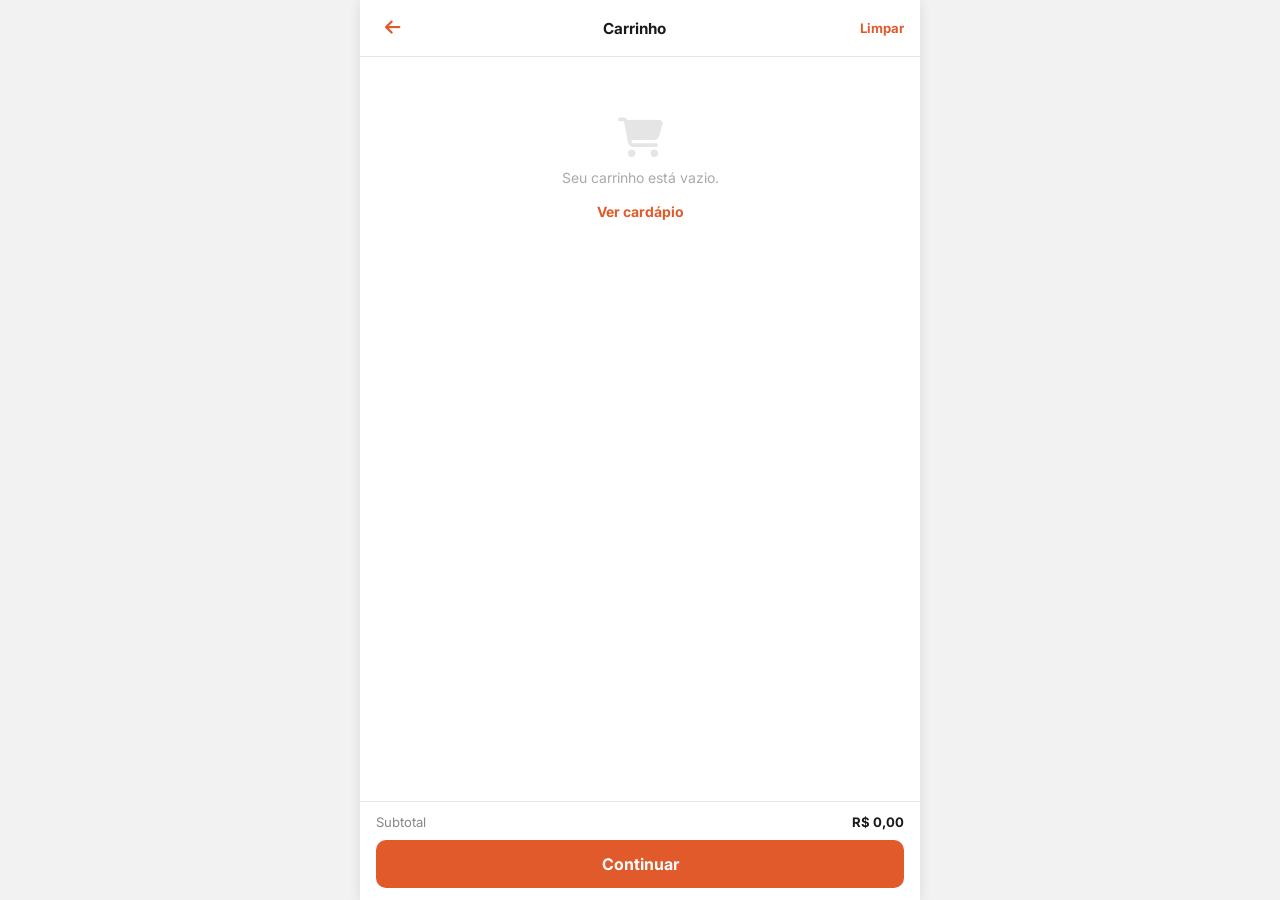
<file: carrinho.html>
<!DOCTYPE html>
<html lang="pt-BR">
<head>
<meta charset="UTF-8">
<meta name="viewport" content="width=device-width, initial-scale=1.0, maximum-scale=1.0">
<title>Point da Aldeia &#8211; Carrinho</title>
<link href="https://fonts.googleapis.com/css2?family=Inter:wght@300;400;500;600;700;800&display=swap" rel="stylesheet">
<link rel="stylesheet" href="https://cdnjs.cloudflare.com/ajax/libs/font-awesome/6.5.0/css/all.min.css">
<link rel="stylesheet" href="carrinho.css">
</head>
<body>

<!-- =========================================
     P1 — DETALHE DO PRODUTO
     ========================================= -->
<div class="page" id="page-produto">
  <div class="checkout-topbar">
    <button class="back-btn" onclick="voltarParaLoja()"><i class="fas fa-arrow-left"></i></button>
    <span class="page-title"></span>
    <span class="right-action"></span>
  </div>
  <div class="page-body">
    <div class="prod-img" id="prodImg"></div>
    <div class="prod-detail-body">
      <h2 id="prodNome"></h2>
      <div class="prod-detail-price">R$ <span id="prodPreco"></span>/UN</div>
      <div class="obs-label">Observa&ccedil;&otilde;es</div>
      <textarea class="obs-input" id="prodObs" placeholder="Digite alguma observa&ccedil;&atilde;o"></textarea>
    </div>
  </div>
  <div class="add-bar">
    <div class="qty-ctrl">
      <button onclick="alterarQtyProd(-1)"><i class="fas fa-minus" style="font-size:.7rem"></i></button>
      <span class="qty-val" id="prodQty">1</span>
      <button onclick="alterarQtyProd(1)"><i class="fas fa-plus" style="font-size:.7rem"></i></button>
    </div>
    <div class="add-total">
      <span>Total</span>
      <strong id="prodTotal">R$ 0,00</strong>
    </div>
    <button class="btn-adicionar" onclick="adicionarAoCarrinho()">Adicionar</button>
  </div>
</div>

<!-- =========================================
     P2 — CARRINHO
     ========================================= -->
<div class="page" id="page-carrinho">
  <div class="checkout-topbar">
    <button class="back-btn" onclick="voltarParaLoja()"><i class="fas fa-arrow-left"></i></button>
    <span class="page-title">Carrinho</span>
    <button class="right-action" onclick="limparCarrinho()">Limpar</button>
  </div>
  <div class="page-body" id="carrinho-lista"></div>
  <div class="bottom-bar">
    <div class="subtotal-row">
      <span>Subtotal</span>
      <strong id="cart-subtotal">R$ 0,00</strong>
    </div>
    <button class="btn-red" onclick="irPara('page-entrega')">Continuar</button>
  </div>
</div>

<!-- =========================================
     P3 — OPÇÕES DE ENTREGA
     ========================================= -->
<div class="page" id="page-entrega">
  <div class="checkout-topbar">
    <button class="back-btn" onclick="irPara('page-carrinho')"><i class="fas fa-arrow-left"></i></button>
    <span class="page-title">Op&ccedil;&otilde;es de entrega</span>
    <span class="right-action"></span>
  </div>
  <div class="page-body">
    <div class="option-card" onclick="selecionarEntrega('entrega')">
      <div class="option-card-left">
        <div class="option-icon red"><i class="fas fa-motorcycle"></i></div>
        <div class="option-card-text">
          <h4>Entrega</h4>
          <p>Receba em seu endere&ccedil;o</p>
        </div>
      </div>
      <i class="fas fa-chevron-right chevron"></i>
    </div>
    <div class="option-card" onclick="selecionarEntrega('retirada')">
      <div class="option-card-left">
        <div class="option-icon gray"><i class="fas fa-store"></i></div>
        <div class="option-card-text">
          <h4>Retirada</h4>
          <p>Retire no estabelecimento</p>
        </div>
      </div>
      <i class="fas fa-chevron-right chevron"></i>
    </div>
    <div class="option-card" onclick="selecionarEntrega('local')">
      <div class="option-card-left">
        <div class="option-icon red"><i class="fas fa-utensils"></i></div>
        <div class="option-card-text">
          <h4>Consumo no local</h4>
          <p>Consumir no estabelecimento</p>
        </div>
      </div>
      <i class="fas fa-chevron-right chevron"></i>
    </div>
  </div>
  <div class="bottom-bar">
    <div class="subtotal-row">
      <span>Subtotal</span>
      <strong id="entrega-subtotal">R$ 0,00</strong>
    </div>
  </div>
</div>

<!-- =========================================
     P4 — ENDEREÇO DE ENTREGA
     ========================================= -->
<div class="page" id="page-endereco">
  <div class="checkout-topbar">
    <button class="back-btn" onclick="irPara('page-entrega')"><i class="fas fa-arrow-left"></i></button>
    <span class="page-title">Endere&ccedil;o de entrega</span>
    <span class="right-action"></span>
  </div>
  <div class="page-body">
    <div class="form-section">
      <div class="form-row">
        <div class="form-group">
          <label>CEP</label>
          <input type="text" id="cep" placeholder="00000-000" maxlength="9" oninput="mascaraCEP(this)" onblur="buscarCEP()">
        </div>
        <div></div>
      </div>
      <div class="form-group">
        <label>Endere&ccedil;o <span class="required">*</span></label>
        <input type="text" id="logradouro" placeholder="Digite a rua, avenida, travessa...">
      </div>
      <div class="form-row-3">
        <div class="form-group">
          <label>N&uacute;mero <span class="required">*</span></label>
          <input type="text" id="numero" placeholder="N&ordm;">
        </div>
        <div class="form-group" style="grid-column:span 2">
          <label>Complemento</label>
          <input type="text" id="complemento" placeholder="Ap, bloco...">
        </div>
      </div>
      <div class="form-group">
        <label>Bairro <span class="required">*</span></label>
        <input type="text" id="bairro" placeholder="Digite o bairro">
      </div>
      <div class="form-row">
        <div class="form-group">
          <label>UF <span class="required">*</span></label>
          <input type="text" id="uf" placeholder="SP" maxlength="2">
        </div>
        <div class="form-group">
          <label>Cidade <span class="required">*</span></label>
          <input type="text" id="cidade" placeholder="Digite a cidade">
        </div>
      </div>
      <div class="form-group">
        <label>Refer&ecirc;ncia</label>
        <input type="text" id="referencia" placeholder="Digite uma refer&ecirc;ncia">
      </div>
    </div>
  </div>
  <div class="bottom-bar">
    <button class="btn-red" onclick="confirmarEndereco()">Continuar para o pagamento</button>
  </div>
</div>

<!-- =========================================
     P5 — TIPO DE PAGAMENTO
     ========================================= -->
<div class="page" id="page-pagamento-tipo">
  <div class="checkout-topbar">
    <button class="back-btn" id="pgto-back-btn" onclick="voltarDePagamento()"><i class="fas fa-arrow-left"></i></button>
    <span class="page-title">Op&ccedil;&otilde;es de pagamento</span>
    <span class="right-action"></span>
  </div>
  <div class="page-body">
    <div class="option-card" onclick="irPara('page-pagamento-metodo')">
      <div class="option-card-left">
        <div class="option-icon green"><i class="fas fa-dollar-sign"></i></div>
        <div class="option-card-text">
          <h4>Pagar na entrega</h4>
          <p>Pague no momento da entrega</p>
        </div>
      </div>
      <i class="fas fa-chevron-right chevron"></i>
    </div>
    <div class="option-card disabled">
      <div class="option-card-left">
        <div class="option-icon gray"><i class="fas fa-mobile-alt"></i></div>
        <div class="option-card-text">
          <h4>Pagar agora</h4>
          <p>Pague agora pelo aplicativo</p>
        </div>
      </div>
      <i class="fas fa-chevron-right chevron"></i>
    </div>
  </div>
  <div class="bottom-bar">
    <div class="subtotal-row">
      <span>Taxa de entrega</span>
      <strong id="pgto-taxa" class="add">+ R$ 0,00</strong>
    </div>
    <div class="subtotal-row" style="margin-bottom:0">
      <span>Subtotal</span>
      <strong id="pgto-subtotal">R$ 0,00</strong>
    </div>
  </div>
</div>

<!-- =========================================
     P6 — MÉTODO DE PAGAMENTO
     ========================================= -->
<div class="page" id="page-pagamento-metodo">
  <div class="checkout-topbar">
    <button class="back-btn" onclick="irPara('page-pagamento-tipo')"><i class="fas fa-arrow-left"></i></button>
    <span class="page-title">M&eacute;todo de pagamento</span>
    <span class="right-action"></span>
  </div>
  <div class="page-body">
    <div class="option-card" onclick="selecionarPagamento('cartao')">
      <div class="option-card-left">
        <div class="option-icon blue"><i class="fas fa-credit-card"></i></div>
        <div class="option-card-text">
          <h4>Cart&atilde;o de cr&eacute;dito</h4>
          <p>D&eacute;bito ou cr&eacute;dito</p>
        </div>
      </div>
      <i class="fas fa-chevron-right chevron"></i>
    </div>
    <div class="option-card" onclick="selecionarPagamento('pix')">
      <div class="option-card-left">
        <div class="option-icon pix"><i class="fas fa-qrcode"></i></div>
        <div class="option-card-text">
          <h4>PIX</h4>
          <p>Pagamento instant&acirc;neo</p>
        </div>
      </div>
      <i class="fas fa-chevron-right chevron"></i>
    </div>
    <div class="option-card" onclick="selecionarPagamento('dinheiro')">
      <div class="option-card-left">
        <div class="option-icon red"><i class="fas fa-money-bill-wave"></i></div>
        <div class="option-card-text">
          <h4>Dinheiro</h4>
          <p>Pagamento em esp&eacute;cie</p>
        </div>
      </div>
      <i class="fas fa-chevron-right chevron"></i>
    </div>
  </div>
  <div class="bottom-bar">
    <div class="subtotal-row">
      <span>Taxa de entrega</span>
      <strong id="metodo-taxa" class="add">+ R$ 0,00</strong>
    </div>
    <div class="subtotal-row" style="margin-bottom:0">
      <span>Subtotal</span>
      <strong id="metodo-subtotal">R$ 0,00</strong>
    </div>
  </div>
</div>

<!-- =========================================
     P7 — DADOS DO CLIENTE
     ========================================= -->
<div class="page" id="page-dados">
  <div class="checkout-topbar">
    <button class="back-btn" onclick="irPara('page-pagamento-metodo')"><i class="fas fa-arrow-left"></i></button>
    <span class="page-title">Insira seus dados</span>
    <span class="right-action"></span>
  </div>
  <div class="page-body">
    <div class="form-section">
      <div class="form-group">
        <label>Nome <span class="required">*</span></label>
        <input type="text" id="clienteNome" placeholder="Insira seu nome">
      </div>
      <div class="form-group">
        <label>Telefone <span class="required">*</span></label>
        <div class="phone-row">
          <div class="phone-flag">&#127463;&#127479; +55</div>
          <input type="tel" id="clienteTel" placeholder="(11) 90000-0000" style="flex:1" oninput="mascaraTel(this)">
        </div>
      </div>
      <div class="form-group">
        <label>E-mail</label>
        <input type="email" id="clienteEmail" placeholder="Insira seu e-mail">
      </div>
      <div class="form-group">
        <label>CPF/CNPJ</label>
        <input type="text" id="clienteCPF" placeholder="Insira seu CPF ou CNPJ" oninput="mascaraCPF(this)">
      </div>
    </div>
  </div>
  <div class="bottom-bar">
    <button class="btn-red" onclick="confirmarDados()">Confirmar</button>
  </div>
</div>

<!-- =========================================
     P8 — REVISAR PEDIDO
     ========================================= -->
<div class="page" id="page-revisar">
  <div class="checkout-topbar">
    <button class="back-btn" onclick="irPara('page-dados')"><i class="fas fa-arrow-left"></i></button>
    <span class="page-title">Revisar pedido</span>
    <button class="right-action" onclick="voltarParaLoja()"><i class="fas fa-home"></i></button>
  </div>
  <div class="page-body">
    <!-- Cliente -->
    <div class="review-section" id="rev-cliente"></div>
    <!-- Entrega -->
    <div class="review-section" id="rev-entrega"></div>
    <!-- Pagamento -->
    <div class="review-section" id="rev-pagamento"></div>
    <!-- Cupom -->
    <div class="cupom-section">
      <div class="cupom-toggle" onclick="toggleCupom()">
        <span><i class="fas fa-ticket-alt" style="margin-right:6px;color:var(--red)"></i> Tem um cupom de desconto?</span>
        <i class="fas fa-chevron-down" id="cupomChevron"></i>
      </div>
      <div id="cupomBox" style="display:none;margin-top:10px">
        <div style="display:flex;gap:8px">
          <input type="text" id="cupomInput" placeholder="Digite o cupom" style="flex:1;padding:10px 12px;border:1.5px solid var(--border);border-radius:8px;font-size:.88rem;outline:none">
          <button onclick="aplicarCupom()" style="padding:10px 16px;background:var(--red);color:#fff;border-radius:8px;font-weight:700;font-size:.85rem">Aplicar</button>
        </div>
      </div>
    </div>
    <!-- Totais -->
    <div class="totals-section" id="rev-totais"></div>
  </div>
  <div class="bottom-bar">
    <button class="btn-red" onclick="fazerPedido()">Fazer pedido</button>
  </div>
</div>

<!-- =========================================
     P9 — CONFIRMAÇÃO
     ========================================= -->
<div class="page" id="page-confirmacao">
  <div class="checkout-topbar">
    <button class="back-btn" onclick="voltarParaLoja()"><i class="fas fa-arrow-left"></i></button>
    <span class="page-title">Detalhes do pedido</span>
    <div style="display:flex;gap:12px">
      <button onclick="voltarParaLoja()" style="color:var(--muted);font-size:.8rem"><i class="fas fa-home"></i> In&iacute;cio</button>
      <button style="color:var(--red);font-size:.8rem;font-weight:700"><i class="fas fa-receipt"></i> Pedido</button>
    </div>
  </div>
  <div class="page-body">
    <div class="confirm-body" id="confirmBody"></div>
  </div>
</div>

<!-- MODAL TROCO -->
<div class="modal-bg" id="modalTroco">
  <div class="modal-box">
    <h3>Troco para quanto?</h3>
    <p>Informe o valor que voc&ecirc; vai pagar em dinheiro.</p>
    <p style="font-size:.82rem;color:var(--red);font-weight:700;margin-bottom:10px" id="trocoValorPedido"></p>
    <input type="number" id="trocoInput" placeholder="R$ 0,00" min="0" step="0.01">
    <button class="btn-modal-confirm" onclick="confirmarTroco()">Confirmar</button>
    <button class="btn-modal-cancel" onclick="fecharModal()">Cancelar</button>
  </div>
</div>

<script src="carrinho.js"></script>
</body>
</html>
</file>
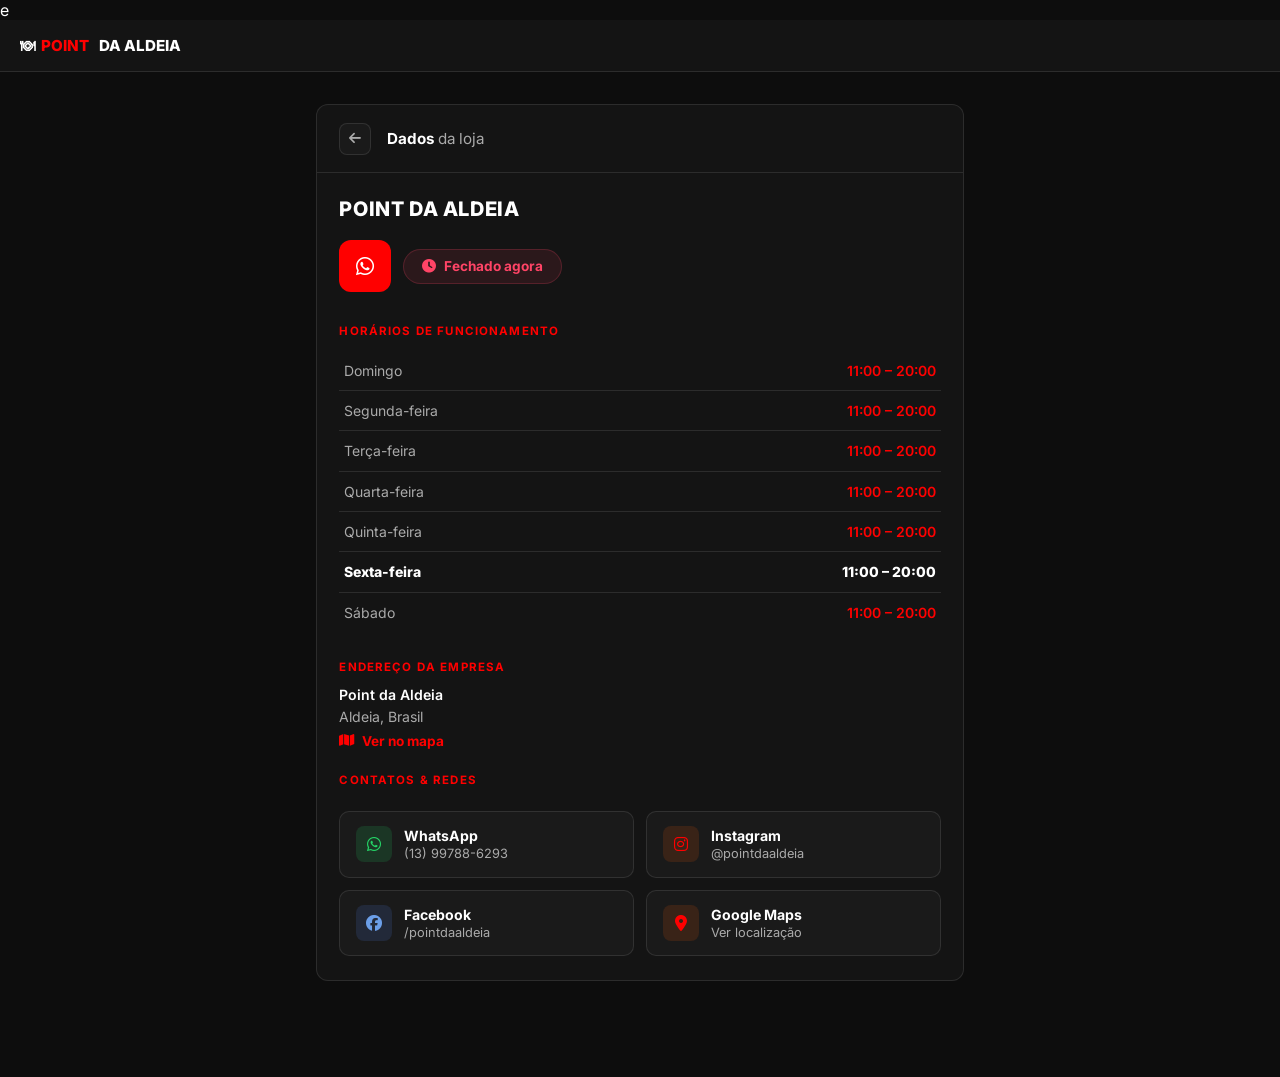
<file: loja.html>
e<!DOCTYPE html>
<html lang="pt-BR">
<head>
<meta charset="UTF-8">
<meta name="viewport" content="width=device-width, initial-scale=1.0">
<title>Dados da loja &ndash; Point da Aldeia</title>
<link href="https://fonts.googleapis.com/css2?family=Inter:wght@300;400;500;600;700;800&display=swap" rel="stylesheet">
<link rel="stylesheet" href="https://cdnjs.cloudflare.com/ajax/libs/font-awesome/6.5.0/css/all.min.css">
<link rel="stylesheet" href="tema.css">
<style>
:root{
  --bg:#0d0d0d;--bg2:#141414;--bg3:#1a1a1a;
  --border:rgba(255,255,255,.10);
  --text:#ffffff;--text2:#aaa;--success:#22d47a;--danger:#ff4466;
  --radius:12px;--shadow:0 8px 32px rgba(0,0,0,.5);
}
*{margin:0;padding:0;box-sizing:border-box;}
body{font-family:'Inter',sans-serif;background:var(--bg);color:var(--text);min-height:100vh;}
a{text-decoration:none;color:inherit;}

.topbar{background:var(--bg2);border-bottom:1px solid var(--border);height:52px;display:flex;align-items:center;padding:0 1.25rem;}
.topbar-logo{font-size:.95rem;font-weight:800;display:flex;align-items:center;gap:.4rem;}
.topbar-logo span{color:var(--primary);}

.loja-wrap{max-width:680px;margin:2rem auto;padding:0 1rem 4rem;}

.loja-card{background:var(--bg2);border:1px solid var(--border);border-radius:var(--radius);overflow:hidden;}

.loja-nav{display:flex;align-items:center;gap:1rem;padding:1.1rem 1.4rem;border-bottom:1px solid var(--border);}
.back-btn{width:32px;height:32px;background:var(--bg3);border:1px solid var(--border);border-radius:8px;display:flex;align-items:center;justify-content:center;color:var(--text2);font-size:.85rem;flex-shrink:0;transition:all .2s;}
.back-btn:hover{border-color:var(--primary);color:var(--primary);}
.nav-title{font-size:.95rem;color:var(--text2);}
.nav-title strong{color:var(--text);}

.loja-body{padding:1.5rem 1.4rem;}

.loja-name{font-size:1.25rem;font-weight:800;margin-bottom:1.2rem;letter-spacing:.03em;}

.loja-actions{display:flex;align-items:center;gap:.75rem;margin-bottom:2rem;}
.btn-wa-loja{width:52px;height:52px;background:var(--primary);color:#fff;border-radius:12px;display:flex;align-items:center;justify-content:center;font-size:1.3rem;border:none;cursor:pointer;transition:background .2s;}
.btn-wa-loja:hover{background:var(--primary-d,#c44308);}

.status-badge{display:inline-flex;align-items:center;gap:.5rem;padding:.55rem 1.1rem;border-radius:50px;font-size:.85rem;font-weight:700;}
.status-badge.open{background:rgba(34,212,122,.12);color:var(--success);border:1px solid rgba(34,212,122,.25);}
.status-badge.closed{background:rgba(255,68,102,.1);color:var(--danger);border:1px solid rgba(255,68,102,.2);}

.section-label{font-size:.72rem;font-weight:700;text-transform:uppercase;letter-spacing:.1em;color:var(--primary);margin-bottom:.75rem;}

.horarios-table{width:100%;border-collapse:collapse;margin-bottom:1.75rem;}
.horarios-table tr{border-bottom:1px solid var(--border);}
.horarios-table tr:last-child{border-bottom:none;}
.horarios-table tr.hoje td{font-weight:800;color:var(--text);}
.horarios-table td{padding:.7rem .3rem;font-size:.875rem;}
.horarios-table td:first-child{color:var(--text2);}
.horarios-table td:last-child{text-align:right;font-weight:600;color:var(--primary);}
.horarios-table tr.hoje td:first-child{color:var(--text);}

.endereco-wrap{display:flex;flex-direction:column;gap:.3rem;margin-bottom:.9rem;}
.endereco-wrap p{font-size:.88rem;color:var(--text2);}
.endereco-wrap p.dest{color:var(--text);font-weight:600;}

.map-link{display:inline-flex;align-items:center;gap:.5rem;color:var(--primary);font-size:.85rem;font-weight:700;margin-top:.2rem;}
.map-link:hover{text-decoration:underline;}

.contato-grid{display:grid;grid-template-columns:1fr 1fr;gap:.75rem;margin-top:1.5rem;}
.contato-item{background:var(--bg3);border:1px solid var(--border);border-radius:10px;padding:.9rem 1rem;display:flex;align-items:center;gap:.75rem;transition:border-color .2s;}
.contato-item:hover{border-color:var(--primary);}
.contato-icon{width:36px;height:36px;border-radius:8px;display:flex;align-items:center;justify-content:center;font-size:1rem;flex-shrink:0;}
.contato-icon.wa{background:rgba(37,211,102,.15);color:#25D366;}
.contato-icon.ig{background:rgba(232,86,10,.15);color:var(--primary);}
.contato-icon.fb{background:rgba(66,103,178,.2);color:#6b9ee8;}
.contato-icon.mp{background:rgba(232,86,10,.15);color:var(--primary);}
.contato-text{font-size:.8rem;}
.contato-text strong{display:block;font-size:.88rem;color:var(--text);margin-bottom:.1rem;}
.contato-text span{color:var(--text2);}

@media(max-width:480px){.contato-grid{grid-template-columns:1fr;}.loja-wrap{padding:0 .75rem 3rem;}}
</style>
</head>
<body>

<div class="topbar">
  <div class="topbar-logo">&#127869; <span>POINT</span>&nbsp;DA ALDEIA</div>
</div>

<div class="loja-wrap">
  <div class="loja-card">

    <div class="loja-nav">
      <a href="index.html" class="back-btn"><i class="fas fa-arrow-left"></i></a>
      <span class="nav-title"><strong>Dados</strong> da loja</span>
    </div>

    <div class="loja-body">
      <h1 class="loja-name">POINT DA ALDEIA</h1>

      <div class="loja-actions">
        <a href="https://wa.me/5513997886293" target="_blank" class="btn-wa-loja" title="WhatsApp">
          <i class="fab fa-whatsapp"></i>
        </a>
        <div class="status-badge" id="lojaStatus"></div>
      </div>

      <!-- Horarios -->
      <div class="section-label">Hor&aacute;rios de funcionamento</div>
      <table class="horarios-table" id="horTable">
        <tbody>
          <tr data-dia="0"><td>Domingo</td><td>11:00 &ndash; 20:00</td></tr>
          <tr data-dia="1"><td>Segunda-feira</td><td>11:00 &ndash; 20:00</td></tr>
          <tr data-dia="2"><td>Ter&ccedil;a-feira</td><td>11:00 &ndash; 20:00</td></tr>
          <tr data-dia="3"><td>Quarta-feira</td><td>11:00 &ndash; 20:00</td></tr>
          <tr data-dia="4"><td>Quinta-feira</td><td>11:00 &ndash; 20:00</td></tr>
          <tr data-dia="5"><td>Sexta-feira</td><td>11:00 &ndash; 20:00</td></tr>
          <tr data-dia="6"><td>S&aacute;bado</td><td>11:00 &ndash; 20:00</td></tr>
        </tbody>
      </table>

      <!-- Endereco -->
      <div class="section-label">Endere&ccedil;o da empresa</div>
      <div class="endereco-wrap">
        <p class="dest">Point da Aldeia</p>
        <p>Aldeia, Brasil</p>
        <a href="https://maps.app.goo.gl/3Fhbeh4ubEvN22kW8" target="_blank" class="map-link">
          <i class="fas fa-map"></i> Ver no mapa
        </a>
      </div>

      <!-- Contatos -->
      <div class="section-label" style="margin-top:1.5rem;">Contatos &amp; Redes</div>
      <div class="contato-grid">
        <a href="https://wa.me/5513997886293" target="_blank" class="contato-item">
          <div class="contato-icon wa"><i class="fab fa-whatsapp"></i></div>
          <div class="contato-text"><strong>WhatsApp</strong><span>(13) 99788-6293</span></div>
        </a>
        <a href="https://instagram.com/pointdaaldeia" target="_blank" class="contato-item">
          <div class="contato-icon ig"><i class="fab fa-instagram"></i></div>
          <div class="contato-text"><strong>Instagram</strong><span>@pointdaaldeia</span></div>
        </a>
        <a href="https://facebook.com/pointdaaldeia" target="_blank" class="contato-item">
          <div class="contato-icon fb"><i class="fab fa-facebook"></i></div>
          <div class="contato-text"><strong>Facebook</strong><span>/pointdaaldeia</span></div>
        </a>
        <a href="https://maps.app.goo.gl/3Fhbeh4ubEvN22kW8" target="_blank" class="contato-item">
          <div class="contato-icon mp"><i class="fas fa-map-marker-alt"></i></div>
          <div class="contato-text"><strong>Google Maps</strong><span>Ver localiza&ccedil;&atilde;o</span></div>
        </a>
      </div>

    </div>
  </div>
</div>

<script src="script.js"></script>
</body>
</html>
</file>
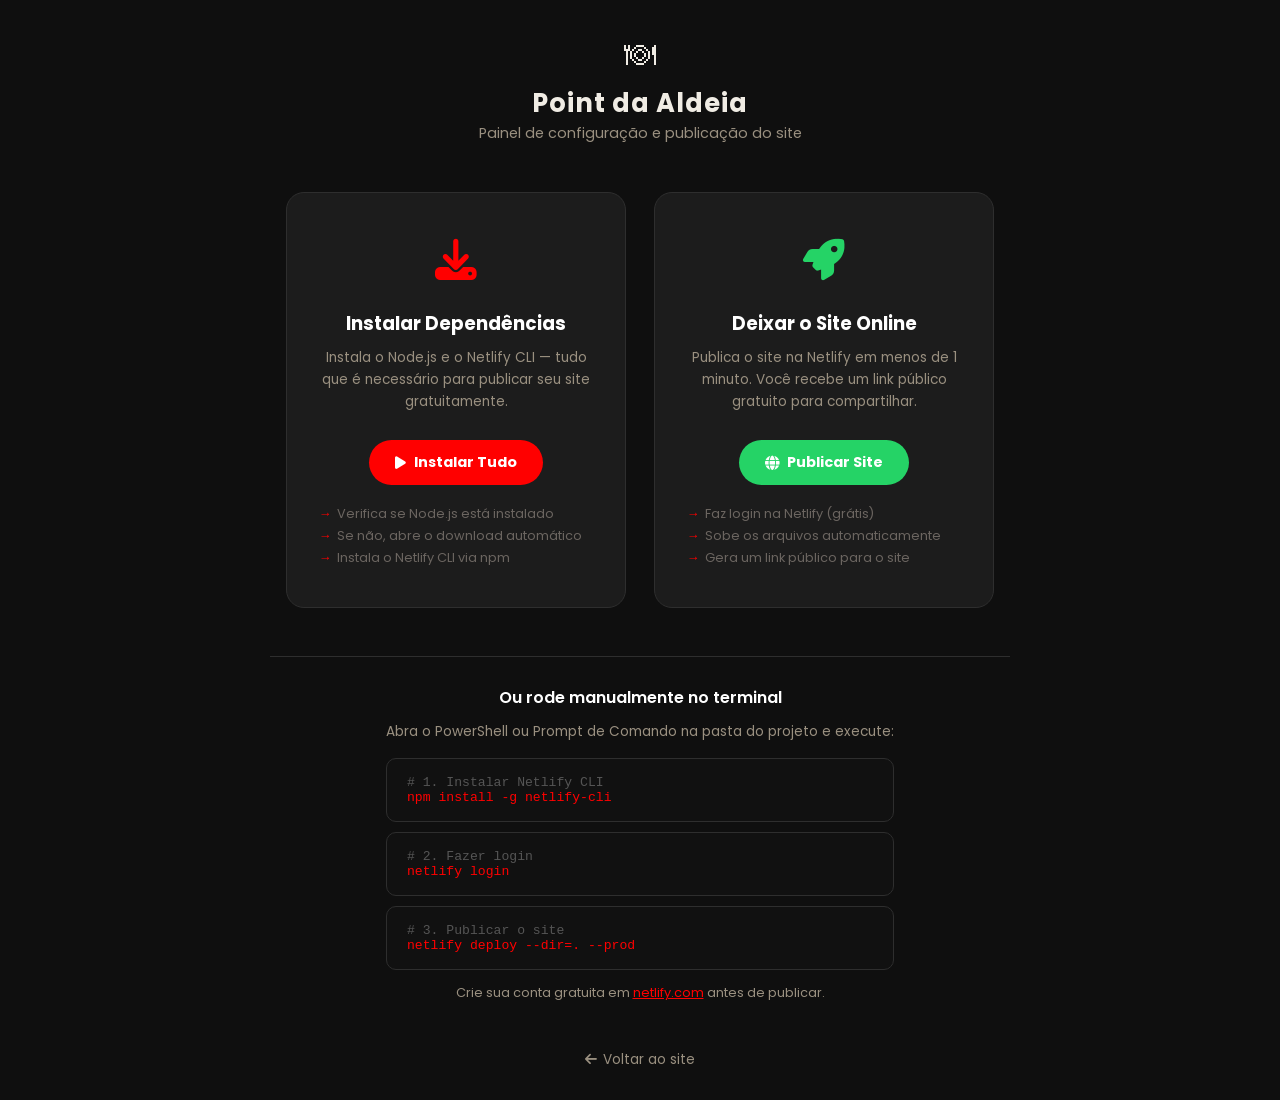
<file: painel.html>
<!DOCTYPE html>
<html lang="pt-BR">
<head>
  <meta charset="UTF-8" />
  <meta name="viewport" content="width=device-width, initial-scale=1.0" />
  <title>Point da Aldeia – Painel de Setup</title>
  <link href="https://fonts.googleapis.com/css2?family=Poppins:wght@300;400;600;700&display=swap" rel="stylesheet" />
  <link rel="stylesheet" href="https://cdnjs.cloudflare.com/ajax/libs/font-awesome/6.5.0/css/all.min.css" />
  <link rel="stylesheet" href="tema.css" />
  <style>
    *, *::before, *::after { box-sizing: border-box; margin: 0; padding: 0; }

    body {
      font-family: 'Poppins', sans-serif;
      background: #0f0f0f;
      color: #f0ece4;
      min-height: 100vh;
      display: flex;
      flex-direction: column;
      align-items: center;
      justify-content: center;
      padding: 30px 20px;
    }

    .logo {
      font-size: 2rem;
      margin-bottom: 6px;
    }
    h1 {
      font-size: 1.6rem;
      font-weight: 700;
      letter-spacing: 1px;
    }
    .subtitle {
      color: #9a9080;
      font-size: 0.9rem;
      margin-bottom: 48px;
    }

    .cards {
      display: flex;
      gap: 28px;
      flex-wrap: wrap;
      justify-content: center;
      max-width: 740px;
      width: 100%;
    }

    .card {
      background: #1c1c1c;
      border: 1px solid #2e2e2e;
      border-radius: 18px;
      padding: 36px 32px;
      flex: 1;
      min-width: 280px;
      max-width: 340px;
      text-align: center;
      transition: border-color 0.3s, transform 0.3s;
    }
    .card:hover { border-color: var(--primary); transform: translateY(-4px); }

    .card-icon {
      font-size: 2.6rem;
      margin-bottom: 18px;
    }
    .card-icon.install { color: var(--primary); }
    .card-icon.deploy  { color: #25D366; }

    .card h2 {
      font-size: 1.15rem;
      font-weight: 700;
      margin-bottom: 10px;
      color: #fff;
    }
    .card p {
      font-size: 0.85rem;
      color: #9a9080;
      line-height: 1.6;
      margin-bottom: 28px;
    }

    .btn {
      display: inline-flex;
      align-items: center;
      gap: 8px;
      padding: 12px 26px;
      border-radius: 50px;
      font-size: 0.9rem;
      font-weight: 700;
      cursor: pointer;
      border: none;
      text-decoration: none;
      transition: background 0.3s, transform 0.2s;
    }
    .btn:hover { transform: scale(1.04); }
    .btn-install { background: var(--primary); color: #fff; }
    .btn-install:hover { background: var(--primary-d); }
    .btn-deploy  { background: #25D366; color: #fff; }
    .btn-deploy:hover  { background: #1ebe5d; }

    .steps {
      margin-top: 20px;
      text-align: left;
    }
    .steps li {
      font-size: 0.8rem;
      color: #6b6560;
      margin: 4px 0;
      list-style: none;
      padding-left: 18px;
      position: relative;
    }
    .steps li::before {
      content: '→';
      position: absolute;
      left: 0;
      color: var(--primary);    }

    .divider {
      width: 100%;
      max-width: 740px;
      border: none;
      border-top: 1px solid #2e2e2e;
      margin: 48px 0 28px;
    }

    .manual-section {
      text-align: center;
      max-width: 640px;
    }
    .manual-section h3 {
      font-size: 1rem;
      font-weight: 600;
      color: #fff;
      margin-bottom: 12px;
    }
    .manual-section p {
      font-size: 0.85rem;
      color: #9a9080;
      margin-bottom: 16px;
    }

    .code-block {
      background: #111;
      border: 1px solid #2e2e2e;
      border-radius: 10px;
      padding: 16px 20px;
      text-align: left;
      font-family: 'Courier New', monospace;
      font-size: 0.82rem;
      color: var(--primary);      margin-bottom: 10px;
      position: relative;
    }
    .code-block span.comment { color: #555; }

    .back-link {
      display: inline-flex;
      align-items: center;
      gap: 6px;
      margin-top: 32px;
      font-size: 0.85rem;
      color: #9a9080;
      text-decoration: none;
      transition: color 0.3s;
    }
    .back-link:hover { color: var(--primary); }
  </style>
</head>
<body>

  <div class="logo">🍽</div>
  <h1>Point da Aldeia</h1>
  <p class="subtitle">Painel de configuração e publicação do site</p>

  <div class="cards">

    <!-- Card 1: Instalar -->
    <div class="card">
      <div class="card-icon install">
        <i class="fas fa-download"></i>
      </div>
      <h2>Instalar Dependências</h2>
      <p>Instala o Node.js e o Netlify CLI — tudo que é necessário para publicar seu site gratuitamente.</p>
      <a href="1-INSTALAR.bat" class="btn btn-install" download>
        <i class="fas fa-play"></i> Instalar Tudo
      </a>
      <ul class="steps">
        <li>Verifica se Node.js está instalado</li>
        <li>Se não, abre o download automático</li>
        <li>Instala o Netlify CLI via npm</li>
      </ul>
    </div>

    <!-- Card 2: Publicar -->
    <div class="card">
      <div class="card-icon deploy">
        <i class="fas fa-rocket"></i>
      </div>
      <h2>Deixar o Site Online</h2>
      <p>Publica o site na Netlify em menos de 1 minuto. Você recebe um link público gratuito para compartilhar.</p>
      <a href="2-PUBLICAR.bat" class="btn btn-deploy" download>
        <i class="fas fa-globe"></i> Publicar Site
      </a>
      <ul class="steps">
        <li>Faz login na Netlify (grátis)</li>
        <li>Sobe os arquivos automaticamente</li>
        <li>Gera um link público para o site</li>
      </ul>
    </div>

  </div>

  <hr class="divider" />

  <!-- Instruções manuais -->
  <div class="manual-section">
    <h3>Ou rode manualmente no terminal</h3>
    <p>Abra o PowerShell ou Prompt de Comando na pasta do projeto e execute:</p>

    <div class="code-block">
      <span class="comment"># 1. Instalar Netlify CLI</span><br>
      npm install -g netlify-cli
    </div>

    <div class="code-block">
      <span class="comment"># 2. Fazer login</span><br>
      netlify login
    </div>

    <div class="code-block">
      <span class="comment"># 3. Publicar o site</span><br>
      netlify deploy --dir=. --prod
    </div>

    <p style="margin-top:14px; font-size:0.8rem;">
      Crie sua conta gratuita em
      <a href="https://netlify.com" target="_blank" style="color:var(--primary);">netlify.com</a>
      antes de publicar.
    </p>
  </div>

  <a href="index.html" class="back-link">
    <i class="fas fa-arrow-left"></i> Voltar ao site
  </a>

</body>
</html>
</file>
<file: tema.css>
/* COR TEMA - alterada pelo admin */
:root {
  --primary: #ff0000;
  --primary-d: #cc0000;
  --bg: #ffffff;
  --bg2: #f5f5f5;
  --bg3: #eeeeee;
  --card: #f9f9f9;
  --border: rgba(0,0,0,.10);
  --text: #111111;
  --text2: #555555;
  --shadow: 0 8px 32px rgba(0,0,0,.15);
}
</file>
<file: carrinho.css>
/* =============================================
   POINT DA ALDEIA – carrinho.css
   ============================================= */
*, *::before, *::after { box-sizing: border-box; margin: 0; padding: 0; }

:root {
  --red:      #e05a2b;
  --red-d:    #c44c20;
  --bg:       #f2f2f2;
  --white:    #ffffff;
  --border:   #e5e5e5;
  --text:     #1a1a1a;
  --muted:    #888;
  --radius:   10px;
  --shadow:   0 2px 12px rgba(0,0,0,.10);
}

html { scroll-behavior: smooth; }
body {
  font-family: 'Inter', 'Segoe UI', sans-serif;
  background: var(--bg);
  color: var(--text);
  font-size: 14px;
  min-height: 100vh;
}
a { text-decoration: none; color: inherit; }
button { font-family: inherit; cursor: pointer; border: none; background: none; }
input, select, textarea { font-family: inherit; }

/* ── PAGE WRAPPER ── */
.page {
  display: none;
  flex-direction: column;
  min-height: 100vh;
  max-width: 960px;
  margin: 0 auto;
  background: var(--white);
  box-shadow: var(--shadow);
}
.page.active { display: flex; }

/* ── TOPBAR ── */
.checkout-topbar {
  display: flex;
  align-items: center;
  justify-content: space-between;
  padding: 12px 16px;
  border-bottom: 1px solid var(--border);
  background: var(--white);
  position: sticky;
  top: 0;
  z-index: 100;
  min-height: 52px;
}
.checkout-topbar .back-btn {
  width: 32px; height: 32px;
  display: flex; align-items: center; justify-content: center;
  color: var(--red); font-size: 1.1rem;
}
.checkout-topbar .page-title {
  font-size: .95rem;
  font-weight: 700;
  color: var(--text);
  flex: 1;
  text-align: center;
}
.checkout-topbar .right-action {
  font-size: .82rem;
  font-weight: 700;
  color: var(--red);
  min-width: 32px;
  text-align: right;
}
.checkout-topbar .logo-sm {
  font-size: .75rem;
  font-weight: 800;
  display: flex;
  flex-direction: column;
  align-items: center;
  line-height: 1.1;
  border: 1.5px solid var(--border);
  border-radius: 6px;
  padding: 3px 6px;
}

/* ── SCROLLABLE CONTENT ── */
.page-body {
  flex: 1;
  overflow-y: auto;
  padding: 0;
}

/* ── BOTTOM BAR ── */
.bottom-bar {
  padding: 12px 16px;
  border-top: 1px solid var(--border);
  background: var(--white);
  position: sticky;
  bottom: 0;
}
.bottom-bar .subtotal-row {
  display: flex;
  justify-content: space-between;
  font-size: .82rem;
  color: var(--muted);
  margin-bottom: 10px;
}
.bottom-bar .subtotal-row strong { color: var(--text); }

.btn-red {
  width: 100%;
  padding: 14px;
  background: var(--red);
  color: #fff;
  border-radius: var(--radius);
  font-size: 1rem;
  font-weight: 700;
  transition: background .2s;
  border: none;
}
.btn-red:hover { background: var(--red-d); }
.btn-red:disabled { background: #ccc; cursor: not-allowed; }

/* ── CARRINHO ── */
.cart-item {
  display: flex;
  align-items: flex-start;
  justify-content: space-between;
  padding: 16px;
  border-bottom: 1px solid var(--border);
  gap: 12px;
}
.cart-item-info h4 {
  font-size: .9rem;
  font-weight: 700;
  margin-bottom: 3px;
}
.cart-item-info .obs {
  font-size: .78rem;
  color: var(--muted);
  margin-bottom: 6px;
}
.cart-item-info .price {
  font-size: .88rem;
  font-weight: 700;
}
.cart-item-right {
  display: flex;
  flex-direction: column;
  align-items: flex-end;
  gap: 8px;
}
.alterar-btn {
  font-size: .78rem;
  font-weight: 700;
  color: var(--red);
}
.qty-ctrl {
  display: flex;
  align-items: center;
  gap: 8px;
  border: 1.5px solid var(--border);
  border-radius: 8px;
  overflow: hidden;
}
.qty-ctrl button {
  width: 32px; height: 32px;
  display: flex; align-items: center; justify-content: center;
  font-size: 1rem;
  color: var(--red);
  transition: background .15s;
}
.qty-ctrl button:hover { background: #fef0eb; }
.qty-ctrl .qty-val {
  font-size: .9rem;
  font-weight: 700;
  min-width: 20px;
  text-align: center;
}
.add-more-btn {
  display: block;
  text-align: center;
  padding: 16px;
  color: var(--red);
  font-size: .88rem;
  font-weight: 700;
}

/* ── OPTION CARDS ── */
.option-card {
  display: flex;
  align-items: center;
  justify-content: space-between;
  padding: 18px 16px;
  border-bottom: 1px solid var(--border);
  cursor: pointer;
  transition: background .15s;
}
.option-card:hover { background: #fafafa; }
.option-card.disabled { opacity: .4; pointer-events: none; }
.option-card-left {
  display: flex;
  align-items: center;
  gap: 14px;
}
.option-icon {
  width: 40px; height: 40px;
  border-radius: 50%;
  display: flex; align-items: center; justify-content: center;
  font-size: 1.1rem;
  flex-shrink: 0;
}
.option-icon.red   { background: #fde8df; color: var(--red); }
.option-icon.gray  { background: #f0f0f0; color: #999; }
.option-icon.green { background: #e6f9ef; color: #22c55e; }
.option-icon.blue  { background: #e8f0fe; color: #4285f4; }
.option-icon.pix   { background: #e6f9f5; color: #32bcad; }
.option-card-text h4 { font-size: .9rem; font-weight: 700; margin-bottom: 2px; }
.option-card-text p  { font-size: .78rem; color: var(--muted); }
.option-card .chevron { color: var(--muted); font-size: .8rem; }

/* ── FORMS ── */
.form-section {
  padding: 16px;
}
.form-group {
  margin-bottom: 14px;
}
.form-group label {
  display: block;
  font-size: .78rem;
  font-weight: 600;
  color: var(--muted);
  margin-bottom: 5px;
}
.form-group label .required { color: var(--red); }
.form-group input, .form-group select {
  width: 100%;
  padding: 11px 12px;
  border: 1.5px solid var(--border);
  border-radius: 8px;
  font-size: .9rem;
  color: var(--text);
  background: var(--white);
  transition: border .2s;
  outline: none;
}
.form-group input:focus, .form-group select:focus {
  border-color: var(--red);
}
.form-row {
  display: grid;
  grid-template-columns: 1fr 1fr;
  gap: 12px;
}
.form-row-3 {
  display: grid;
  grid-template-columns: 1fr 1fr 1fr;
  gap: 12px;
}
.phone-row {
  display: flex;
  gap: 8px;
  align-items: center;
}
.phone-flag {
  display: flex;
  align-items: center;
  gap: 4px;
  padding: 11px 10px;
  border: 1.5px solid var(--border);
  border-radius: 8px;
  font-size: .85rem;
  font-weight: 600;
  white-space: nowrap;
  cursor: default;
  flex-shrink: 0;
}
.phone-flag img { width: 20px; }

/* ── REVISAR ── */
.review-section {
  border-bottom: 1px solid var(--border);
  padding: 16px;
}
.review-section-header {
  display: flex;
  align-items: center;
  justify-content: space-between;
  margin-bottom: 10px;
}
.review-section-header h3 {
  font-size: .88rem;
  font-weight: 700;
  display: flex;
  align-items: center;
  gap: 8px;
}
.review-section-header .alterar {
  font-size: .8rem;
  font-weight: 700;
  color: var(--red);
}
.review-info { font-size: .85rem; color: var(--muted); line-height: 1.6; }
.review-info strong { color: var(--text); }
.review-edit-icon { font-size: .85rem; color: var(--red); margin-top: 4px; }

.totals-section { padding: 16px; }
.total-row {
  display: flex;
  justify-content: space-between;
  font-size: .88rem;
  margin-bottom: 6px;
  color: var(--muted);
}
.total-row.final {
  font-size: 1rem;
  font-weight: 800;
  color: var(--text);
  margin-top: 8px;
  padding-top: 8px;
  border-top: 1px solid var(--border);
}
.total-row .add { color: #666; }

/* ── CUPOM ── */
.cupom-section {
  padding: 12px 16px;
  border-top: 1px solid var(--border);
}
.cupom-toggle {
  display: flex;
  align-items: center;
  justify-content: space-between;
  cursor: pointer;
  font-size: .85rem;
  font-weight: 600;
}
.cupom-toggle i { font-size: .75rem; color: var(--muted); }

/* ── CONFIRMAÇÃO ── */
.confirm-body {
  padding: 20px 16px;
}
.confirm-header {
  display: flex;
  align-items: flex-start;
  justify-content: space-between;
  margin-bottom: 6px;
}
.confirm-header h2 { font-size: 1rem; font-weight: 800; }
.confirm-badge {
  font-size: .75rem;
  font-weight: 700;
  padding: 4px 12px;
  border-radius: 50px;
  background: #fff8e1;
  color: #f59e0b;
  border: 1px solid #fde68a;
}
.confirm-date { font-size: .8rem; color: var(--muted); margin-bottom: 16px; }

.btn-wa-full {
  width: 100%;
  padding: 14px;
  background: #25D366;
  color: #fff;
  border-radius: var(--radius);
  font-size: 1rem;
  font-weight: 700;
  display: flex;
  align-items: center;
  justify-content: center;
  gap: 8px;
  margin-bottom: 16px;
  transition: background .2s;
}
.btn-wa-full:hover { background: #1ebe5d; }

.confirm-items { border: 1px solid var(--border); border-radius: var(--radius); overflow: hidden; margin-bottom: 14px; }
.confirm-item {
  display: flex;
  justify-content: space-between;
  padding: 10px 14px;
  font-size: .88rem;
  border-bottom: 1px solid var(--border);
}
.confirm-item:last-child { border-bottom: none; }
.confirm-item .name { font-weight: 600; }
.confirm-item .val { font-weight: 700; color: var(--text); }

.confirm-totals { border: 1px solid var(--border); border-radius: var(--radius); overflow: hidden; margin-bottom: 14px; }
.confirm-total-row {
  display: flex;
  justify-content: space-between;
  padding: 10px 14px;
  font-size: .88rem;
  border-bottom: 1px solid var(--border);
  color: var(--muted);
}
.confirm-total-row:last-child { border-bottom: none; font-weight: 800; color: var(--text); font-size: .95rem; }
.confirm-total-row .add { color: #666; }

.confirm-info-block {
  border: 1px solid var(--border);
  border-radius: var(--radius);
  padding: 12px 14px;
  font-size: .85rem;
  margin-bottom: 10px;
}
.confirm-info-block h4 { font-size: .78rem; font-weight: 700; color: var(--muted); margin-bottom: 6px; text-transform: uppercase; letter-spacing: .04em; }
.confirm-info-block p { color: var(--muted); line-height: 1.6; }
.confirm-info-block strong { color: var(--red); }

.toast-success {
  position: fixed;
  bottom: 20px;
  left: 50%;
  transform: translateX(-50%);
  background: #22c55e;
  color: #fff;
  padding: 10px 24px;
  border-radius: 50px;
  font-size: .88rem;
  font-weight: 700;
  display: flex;
  align-items: center;
  gap: 6px;
  box-shadow: 0 4px 16px rgba(0,0,0,.2);
  z-index: 999;
  animation: fadeUp .3s ease;
}
@keyframes fadeUp { from { opacity:0; transform: translateX(-50%) translateY(10px); } to { opacity:1; transform: translateX(-50%) translateY(0); } }

/* ── MODAL (troco) ── */
.modal-bg {
  display: none;
  position: fixed;
  inset: 0;
  background: rgba(0,0,0,.5);
  z-index: 500;
  align-items: flex-end;
  justify-content: center;
}
.modal-bg.open { display: flex; }
.modal-box {
  background: var(--white);
  border-radius: 16px 16px 0 0;
  padding: 24px 20px 32px;
  width: 100%;
  max-width: 520px;
}
.modal-box h3 { font-size: 1rem; font-weight: 800; margin-bottom: 6px; }
.modal-box p  { font-size: .85rem; color: var(--muted); margin-bottom: 16px; }
.modal-box input {
  width: 100%;
  padding: 12px;
  border: 1.5px solid var(--border);
  border-radius: 8px;
  font-size: 1rem;
  outline: none;
  margin-bottom: 12px;
}
.modal-box input:focus { border-color: var(--red); }
.btn-modal-confirm {
  width: 100%;
  padding: 14px;
  background: var(--red);
  color: #fff;
  border-radius: 10px;
  font-size: .95rem;
  font-weight: 700;
  margin-bottom: 8px;
}
.btn-modal-cancel {
  width: 100%;
  padding: 12px;
  background: #f0f0f0;
  color: var(--text);
  border-radius: 10px;
  font-size: .9rem;
  font-weight: 600;
}

/* ── PRODUTO DETALHE ── */
.prod-img {
  width: 100%;
  height: 220px;
  background: #f5f0eb;
  display: flex;
  align-items: center;
  justify-content: center;
  font-size: 5rem;
  overflow: hidden;
  position: relative;
}
.prod-img img { width: 100%; height: 100%; object-fit: cover; }
.prod-detail-body { padding: 16px; }
.prod-detail-body h2 { font-size: 1.1rem; font-weight: 800; margin-bottom: 4px; }
.prod-detail-price { font-size: .9rem; color: var(--muted); margin-bottom: 16px; }
.prod-detail-price span { color: var(--red); font-weight: 700; }
.obs-label { font-size: .88rem; font-weight: 700; margin-bottom: 8px; }
.obs-input {
  width: 100%;
  padding: 12px;
  border: 1.5px solid var(--border);
  border-radius: 8px;
  font-size: .88rem;
  color: var(--text);
  resize: none;
  min-height: 70px;
  outline: none;
}
.obs-input:focus { border-color: var(--red); }

.add-bar {
  display: flex;
  align-items: center;
  justify-content: space-between;
  padding: 14px 16px;
  border-top: 1px solid var(--border);
  background: var(--white);
  position: sticky;
  bottom: 0;
}
.add-bar .qty-ctrl { border: 1.5px solid #ddd; border-radius: 8px; }
.add-bar .qty-ctrl button { width: 36px; height: 36px; }
.add-bar .add-total { font-size: .78rem; color: var(--muted); }
.add-bar .add-total strong { display: block; font-size: .88rem; color: var(--text); }
.btn-adicionar {
  padding: 12px 28px;
  background: var(--red);
  color: #fff;
  border-radius: 10px;
  font-size: .9rem;
  font-weight: 700;
  transition: background .2s;
}
.btn-adicionar:hover { background: var(--red-d); }

/* ── CART BADGE ── */
.cart-fab {
  position: fixed;
  bottom: 20px;
  right: 20px;
  width: 56px; height: 56px;
  background: var(--red);
  color: #fff;
  border-radius: 50%;
  display: flex; align-items: center; justify-content: center;
  font-size: 1.4rem;
  box-shadow: 0 4px 16px rgba(224,90,43,.45);
  z-index: 300;
  transition: transform .2s;
  cursor: pointer;
}
.cart-fab:hover { transform: scale(1.08); }
.cart-fab .badge {
  position: absolute;
  top: -4px; right: -4px;
  background: #fff;
  color: var(--red);
  font-size: .68rem;
  font-weight: 800;
  border-radius: 50%;
  width: 20px; height: 20px;
  display: flex; align-items: center; justify-content: center;
  border: 2px solid var(--red);
}
.cart-fab.hidden { display: none; }

@media (min-width: 600px) {
  .page { max-width: 560px; margin: 0 auto; min-height: 100vh; }
  .modal-bg { align-items: center; }
  .modal-box { border-radius: 16px; }
}
</file>
